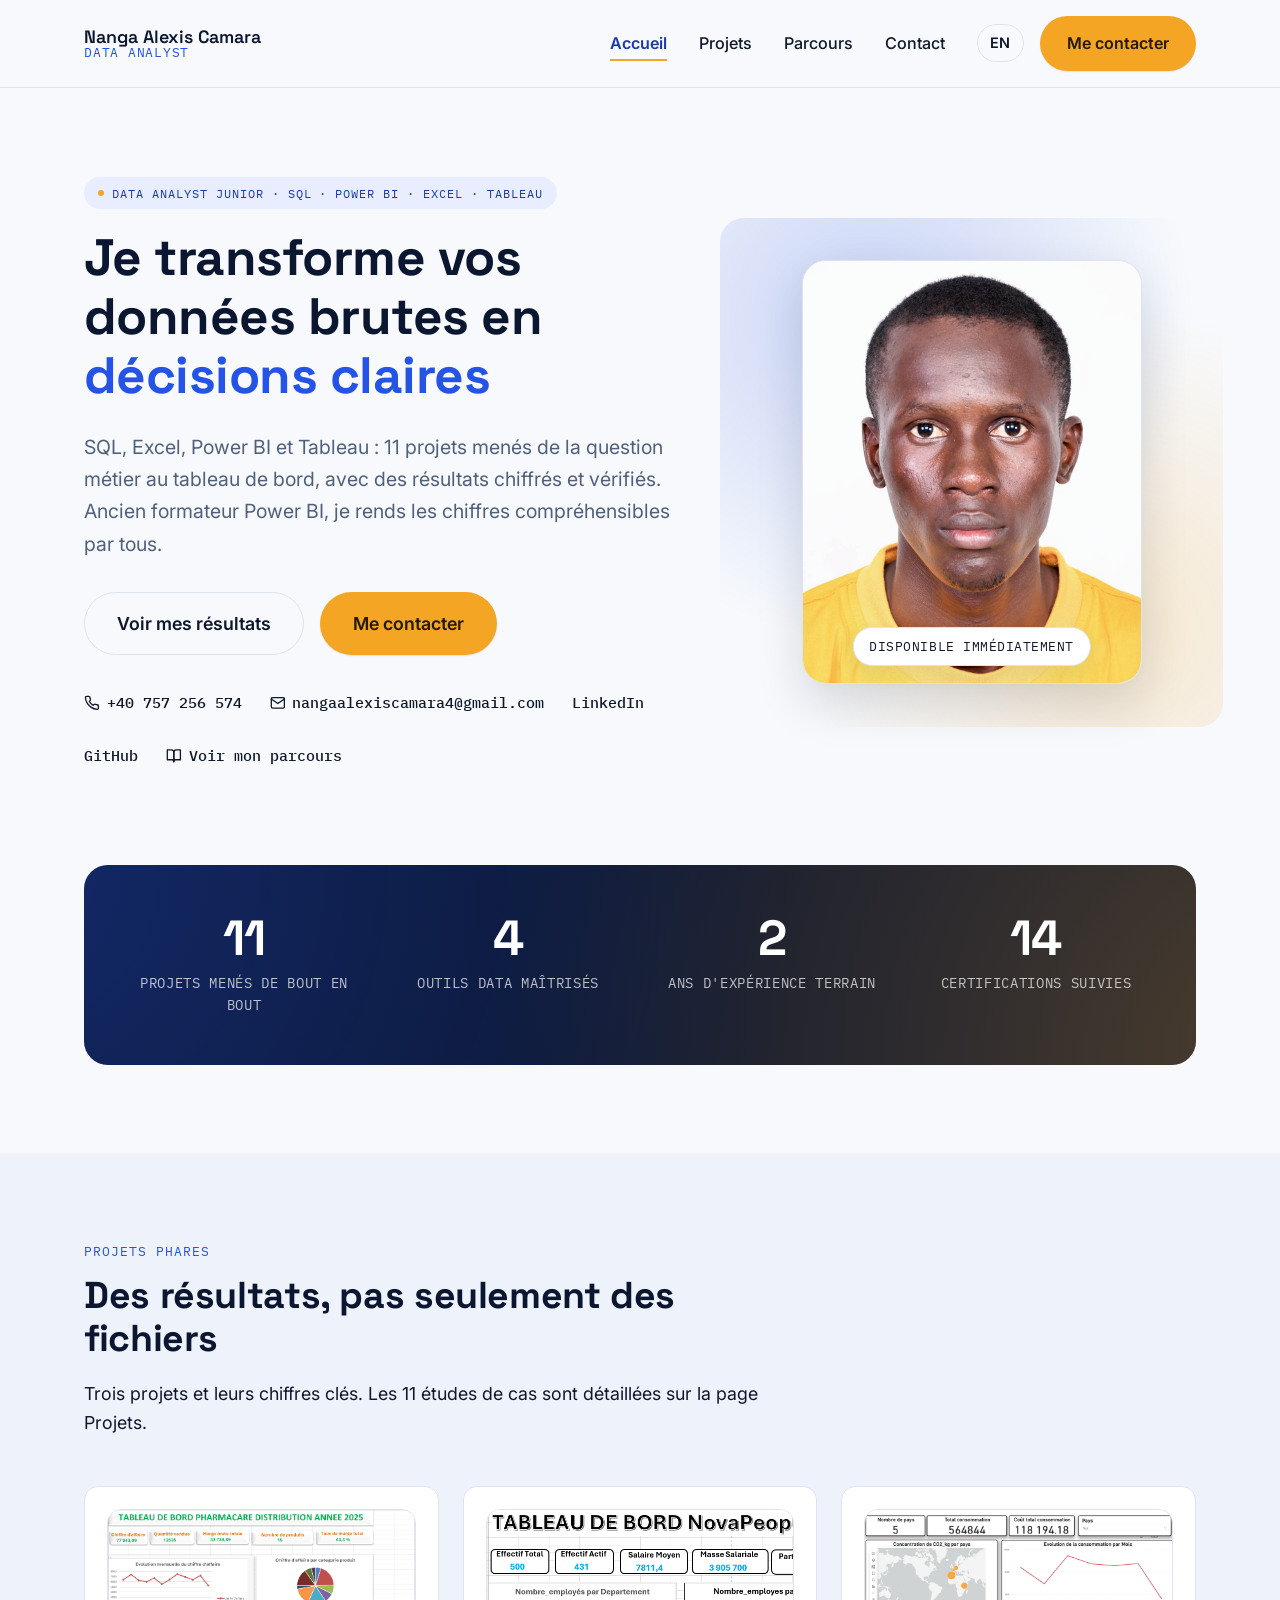
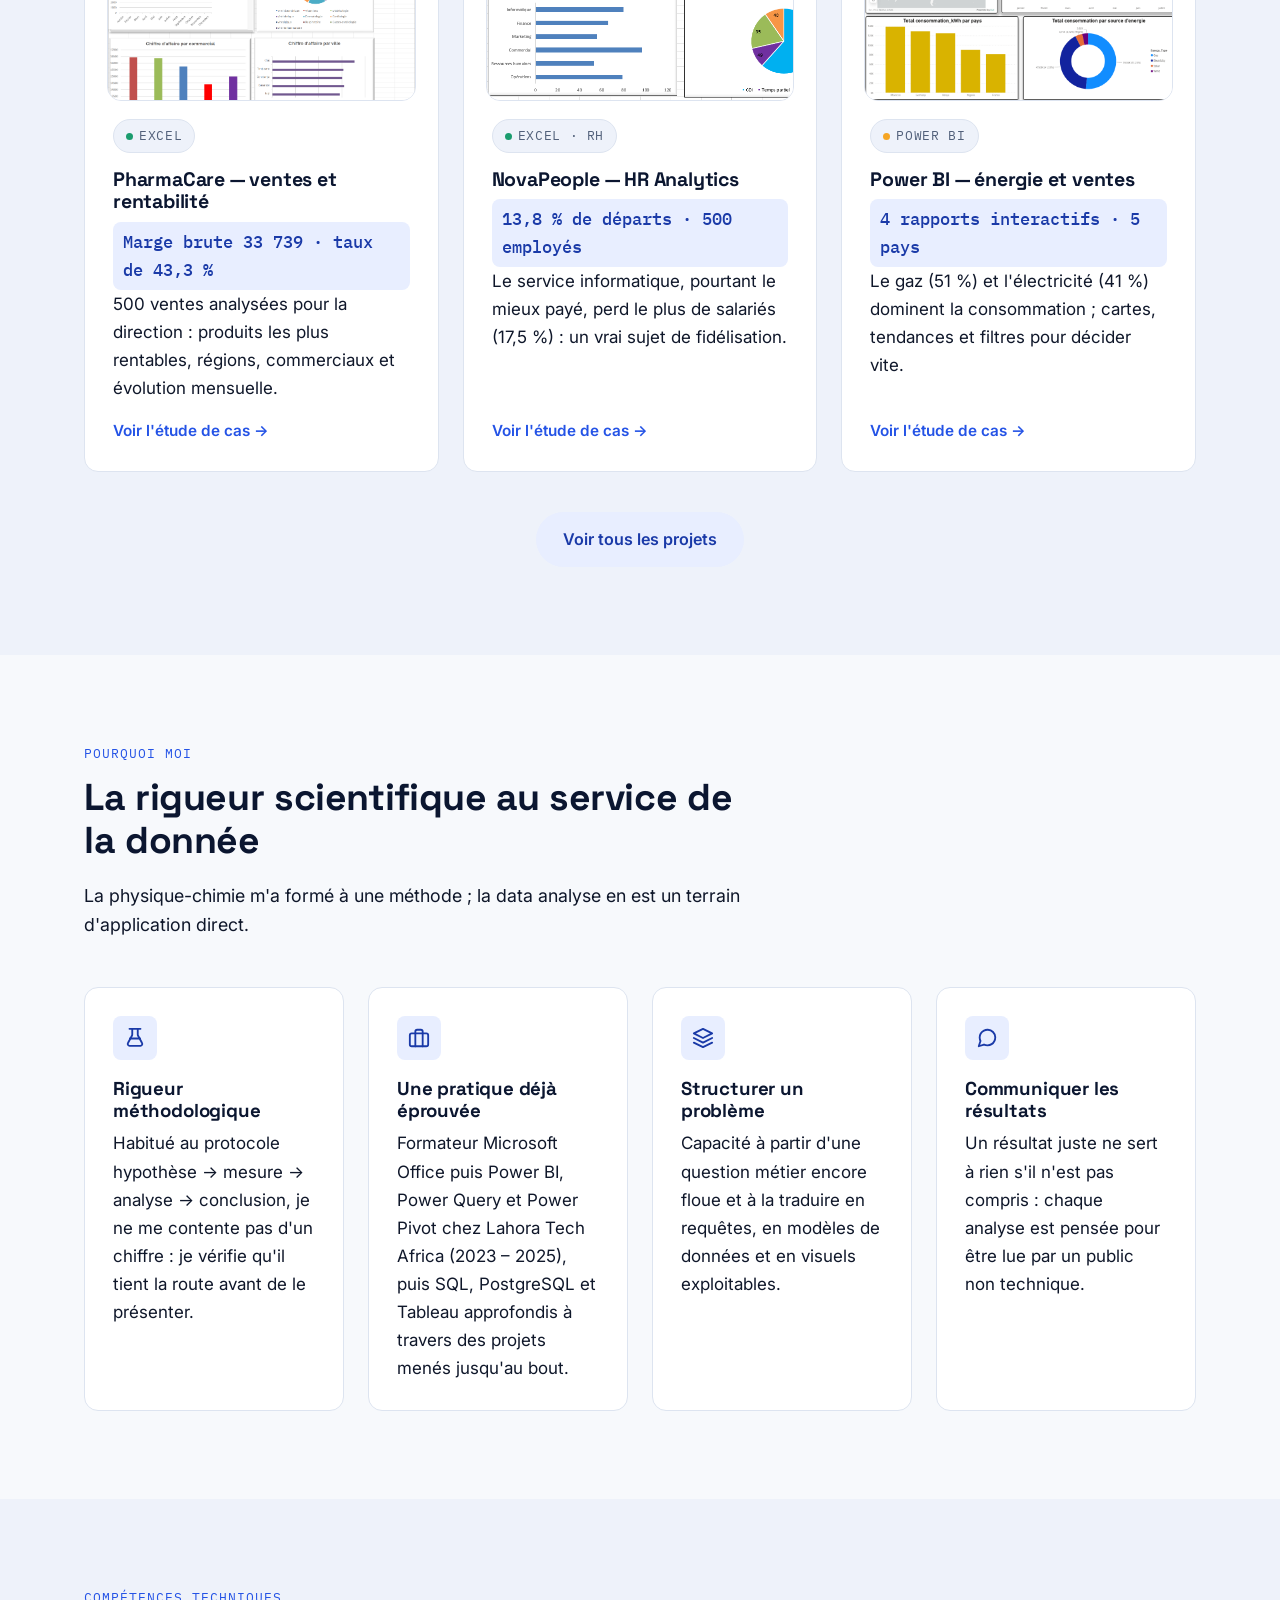
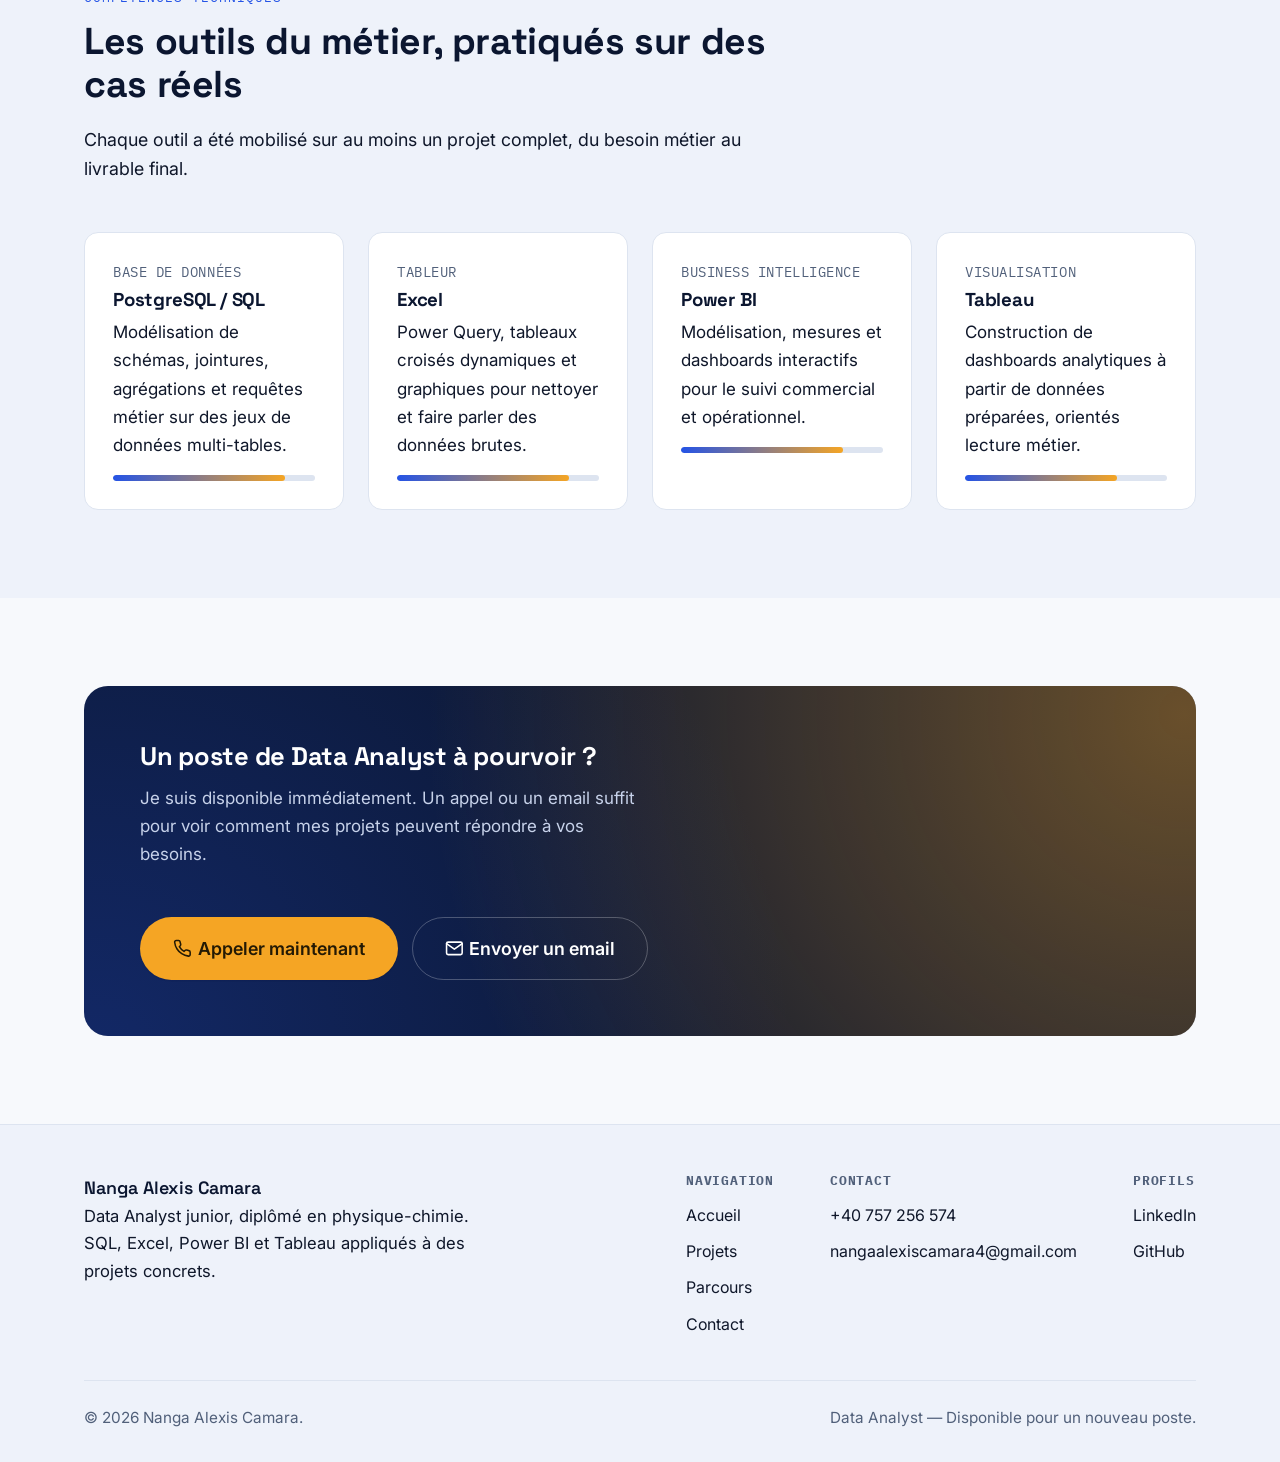
<file: index.html>
<!DOCTYPE html>
<html lang="fr">
<head>
<meta charset="UTF-8">
<meta name="viewport" content="width=device-width, initial-scale=1.0">
<title>Nanga Alexis Camara — Data Analyst | SQL, Excel, Power BI, Tableau</title>
<meta name="description" content="Nanga Alexis Camara, Data Analyst junior diplômé en physique-chimie. Projets concrets en SQL, Excel, Power BI et Tableau. Disponible pour un poste de Data Analyst.">
<link rel="icon" type="image/svg+xml" href="assets/favicon.svg">
<link rel="alternate" hreflang="fr" href="https://portfolio-nanga.vercel.app/">
<link rel="alternate" hreflang="en" href="https://portfolio-nanga.vercel.app/en/">
<link rel="preconnect" href="https://fonts.googleapis.com">
<link rel="preconnect" href="https://fonts.gstatic.com" crossorigin>
<link href="https://fonts.googleapis.com/css2?family=Space+Grotesk:wght@500;600;700&family=Inter:wght@400;500;600;700&family=IBM+Plex+Mono:wght@400;500&display=swap" rel="stylesheet">
<link rel="stylesheet" href="css/style.css?v=6">
</head>
<body>

<header class="site-header">
  <nav class="nav container">
    <a href="index.html" class="brand">
      <span class="brand-name">Nanga Alexis Camara</span>
      <span class="brand-role">Data Analyst</span>
    </a>
    <button class="nav-toggle" aria-label="Ouvrir le menu" aria-expanded="false">
      <span></span>
    </button>
    <div class="nav-links">
      <a href="index.html" data-nav="index.html">Accueil</a>
      <a href="projets.html" data-nav="projets.html">Projets</a>
      <a href="parcours.html" data-nav="parcours.html">Parcours</a>
      <a href="contact.html" data-nav="contact.html">Contact</a>
      <div class="nav-actions">
        <a href="en/index.html" class="lang-switch" hreflang="en" lang="en" aria-label="English version">EN</a>
        <a href="contact.html" class="btn btn-primary">Me contacter</a>
      </div>
    </div>
  </nav>
  <div class="scroll-progress"><span></span></div>
</header>

<main>

  <!-- HERO -->
  <section class="hero">
    <div class="container hero-grid">
      <div>
        <span class="eyebrow">Data Analyst Junior · SQL · Power BI · Excel · Tableau</span>
        <h1>Je transforme vos données brutes en <span class="accent">décisions claires</span></h1>
        <p class="hero-subtitle">
          SQL, Excel, Power BI et Tableau&nbsp;: 11 projets menés de la question métier au tableau de bord, avec des résultats chiffrés et vérifiés. Ancien formateur Power BI, je rends les chiffres compréhensibles par tous.
        </p>
        <div class="hero-ctas">
          <a href="projets.html" class="btn btn-outline btn-lg">Voir mes résultats</a>
          <a href="contact.html" class="btn btn-primary btn-lg">Me contacter</a>
        </div>
        <div class="hero-meta">
          <a href="tel:+40757256574"><svg class="icon" viewBox="0 0 24 24"><path d="M22 16.92v3a2 2 0 0 1-2.18 2 19.79 19.79 0 0 1-8.63-3.07 19.5 19.5 0 0 1-6-6 19.79 19.79 0 0 1-3.07-8.67A2 2 0 0 1 4.11 2h3a2 2 0 0 1 2 1.72c.127.96.361 1.903.7 2.81a2 2 0 0 1-.45 2.11L8.09 9.91a16 16 0 0 0 6 6l1.27-1.27a2 2 0 0 1 2.11-.45c.907.339 1.85.573 2.81.7A2 2 0 0 1 22 16.92z"/></svg> +40 757 256 574</a>
          <a href="mailto:nangaalexiscamara4@gmail.com"><svg class="icon" viewBox="0 0 24 24"><path d="M4 4h16a2 2 0 0 1 2 2v12a2 2 0 0 1-2 2H4a2 2 0 0 1-2-2V6a2 2 0 0 1 2-2z"/><path d="m22 6-10 7L2 6"/></svg> nangaalexiscamara4@gmail.com</a>
          <a href="https://www.linkedin.com/in/nanga-alexis-camara-292045242" target="_blank" rel="noopener">LinkedIn</a>
          <a href="https://github.com/nangaalexiscamara4pixel" target="_blank" rel="noopener">GitHub</a>
          <a href="parcours.html"><svg class="icon" viewBox="0 0 24 24"><path d="M2 3h6a4 4 0 0 1 4 4v14a3 3 0 0 0-3-3H2z"/><path d="M22 3h-6a4 4 0 0 0-4 4v14a3 3 0 0 1 3-3h7z"/></svg> Voir mon parcours</a>
        </div>
      </div>
      <div class="hero-portrait">
        <div class="hero-portrait-frame">
          <img src="assets/nanga-alexis-camara.jpg?v=2" alt="Portrait de Nanga Alexis Camara">
        </div>
        <span class="hero-portrait-tag mono">Disponible immédiatement</span>
      </div>
    </div>
  </section>

  <!-- STATISTIQUES -->
  <section style="padding-top: 0;">
    <div class="container">
      <div class="stats-band" data-reveal>
        <div class="stat-item">
          <div class="stat-number"><span data-count="11">0</span></div>
          <div class="stat-label">Projets menés de bout en bout</div>
        </div>
        <div class="stat-item">
          <div class="stat-number"><span data-count="4">0</span></div>
          <div class="stat-label">Outils data maîtrisés</div>
        </div>
        <div class="stat-item">
          <div class="stat-number"><span data-count="2">0</span></div>
          <div class="stat-label">Ans d'expérience terrain</div>
        </div>
        <div class="stat-item">
          <div class="stat-number"><span data-count="14">0</span></div>
          <div class="stat-label">Certifications suivies</div>
        </div>
      </div>
    </div>
  </section>

  <!-- PROJETS PHARES -->
  <section class="section-alt">
    <div class="container">
      <div class="section-head">
        <span class="section-label">Projets phares</span>
        <h2>Des résultats, pas seulement des fichiers</h2>
        <p>Trois projets et leurs chiffres clés. Les 11 études de cas sont détaillées sur la page Projets.</p>
      </div>
      <div class="grid grid-3">
        <a href="projets.html#pharmacare" class="card project-preview project-preview-visual" data-reveal>
          <div class="project-thumb"><img src="assets/projects/pharmacare.png" alt="Tableau de bord PharmaCare Distribution 2025" loading="lazy"></div>
          <span class="badge badge-excel">Excel</span>
          <h3>PharmaCare — ventes et rentabilité</h3>
          <p class="project-kpi">Marge brute 33 739 · taux de 43,3 %</p>
          <p>500 ventes analysées pour la direction&nbsp;: produits les plus rentables, régions, commerciaux et évolution mensuelle.</p>
          <span class="project-link">Voir l'étude de cas →</span>
        </a>
        <a href="projets.html#novapeople" class="card project-preview project-preview-visual" data-reveal>
          <div class="project-thumb"><img src="assets/projects/novapeople.png" alt="Tableau de bord RH NovaPeople Services" loading="lazy"></div>
          <span class="badge badge-excel">Excel · RH</span>
          <h3>NovaPeople — HR Analytics</h3>
          <p class="project-kpi">13,8 % de départs · 500 employés</p>
          <p>Le service informatique, pourtant le mieux payé, perd le plus de salariés (17,5 %)&nbsp;: un vrai sujet de fidélisation.</p>
          <span class="project-link">Voir l'étude de cas →</span>
        </a>
        <a href="projets.html#powerbi" class="card project-preview project-preview-visual" data-reveal>
          <div class="project-thumb"><img src="assets/projects/powerbi-green-pulse.png" alt="Tableau de bord Power BI Green Pulse" loading="lazy"></div>
          <span class="badge badge-powerbi">Power BI</span>
          <h3>Power BI — énergie et ventes</h3>
          <p class="project-kpi">4 rapports interactifs · 5 pays</p>
          <p>Le gaz (51 %) et l'électricité (41 %) dominent la consommation&nbsp;; cartes, tendances et filtres pour décider vite.</p>
          <span class="project-link">Voir l'étude de cas →</span>
        </a>
      </div>
      <div class="text-center" style="margin-top: 40px;">
        <a href="projets.html" class="btn btn-ghost">Voir tous les projets</a>
      </div>
    </div>
  </section>

  <!-- POURQUOI MOI -->
  <section>
    <div class="container">
      <div class="section-head">
        <span class="section-label">Pourquoi moi</span>
        <h2>La rigueur scientifique au service de la donnée</h2>
        <p>La physique-chimie m'a formé à une méthode&nbsp;; la data analyse en est un terrain d'application direct.</p>
      </div>
      <div class="grid grid-4">
        <div class="card" data-reveal>
          <div class="card-icon"><svg class="icon" viewBox="0 0 24 24"><path d="M9 2v6.3a2 2 0 0 1-.24.95L4.32 17.5A2 2 0 0 0 6.1 20.5h11.8a2 2 0 0 0 1.78-3l-4.44-8.25a2 2 0 0 1-.24-.95V2"/><path d="M6 2h12"/><path d="M6.5 12.5h11"/></svg></div>
          <h3>Rigueur méthodologique</h3>
          <p>Habitué au protocole hypothèse → mesure → analyse → conclusion, je ne me contente pas d'un chiffre&nbsp;: je vérifie qu'il tient la route avant de le présenter.</p>
        </div>
        <div class="card" data-reveal>
          <div class="card-icon"><svg class="icon" viewBox="0 0 24 24"><rect x="2" y="7" width="20" height="14" rx="2"/><path d="M16 21V5a2 2 0 0 0-2-2h-4a2 2 0 0 0-2 2v16"/></svg></div>
          <h3>Une pratique déjà éprouvée</h3>
          <p>Formateur Microsoft Office puis Power BI, Power Query et Power Pivot chez Lahora Tech Africa (2023 – 2025), puis SQL, PostgreSQL et Tableau approfondis à travers des projets menés jusqu'au bout.</p>
        </div>
        <div class="card" data-reveal>
          <div class="card-icon"><svg class="icon" viewBox="0 0 24 24"><polygon points="12 2 2 7 12 12 22 7 12 2"/><polyline points="2 17 12 22 22 17"/><polyline points="2 12 12 17 22 12"/></svg></div>
          <h3>Structurer un problème</h3>
          <p>Capacité à partir d'une question métier encore floue et à la traduire en requêtes, en modèles de données et en visuels exploitables.</p>
        </div>
        <div class="card" data-reveal>
          <div class="card-icon"><svg class="icon" viewBox="0 0 24 24"><path d="M21 11.5a8.38 8.38 0 0 1-.9 3.8 8.5 8.5 0 0 1-7.6 4.7 8.38 8.38 0 0 1-3.8-.9L3 21l1.9-5.7a8.38 8.38 0 0 1-.9-3.8 8.5 8.5 0 0 1 4.7-7.6 8.38 8.38 0 0 1 3.8-.9h.5a8.48 8.48 0 0 1 8 8z"/></svg></div>
          <h3>Communiquer les résultats</h3>
          <p>Un résultat juste ne sert à rien s'il n'est pas compris&nbsp;: chaque analyse est pensée pour être lue par un public non technique.</p>
        </div>
      </div>
    </div>
  </section>

  <!-- COMPETENCES -->
  <section class="section-alt">
    <div class="container">
      <div class="section-head">
        <span class="section-label">Compétences techniques</span>
        <h2>Les outils du métier, pratiqués sur des cas réels</h2>
        <p>Chaque outil a été mobilisé sur au moins un projet complet, du besoin métier au livrable final.</p>
      </div>
      <div class="grid grid-4">
        <div class="card skill-card" data-reveal>
          <span class="mono">Base de données</span>
          <h3>PostgreSQL / SQL</h3>
          <p>Modélisation de schémas, jointures, agrégations et requêtes métier sur des jeux de données multi-tables.</p>
          <div class="skill-bar" data-fill="85"><span></span></div>
        </div>
        <div class="card skill-card" data-reveal>
          <span class="mono">Tableur</span>
          <h3>Excel</h3>
          <p>Power Query, tableaux croisés dynamiques et graphiques pour nettoyer et faire parler des données brutes.</p>
          <div class="skill-bar" data-fill="85"><span></span></div>
        </div>
        <div class="card skill-card" data-reveal>
          <span class="mono">Business Intelligence</span>
          <h3>Power BI</h3>
          <p>Modélisation, mesures et dashboards interactifs pour le suivi commercial et opérationnel.</p>
          <div class="skill-bar" data-fill="80"><span></span></div>
        </div>
        <div class="card skill-card" data-reveal>
          <span class="mono">Visualisation</span>
          <h3>Tableau</h3>
          <p>Construction de dashboards analytiques à partir de données préparées, orientés lecture métier.</p>
          <div class="skill-bar" data-fill="75"><span></span></div>
        </div>
      </div>
    </div>
  </section>

  <!-- BANDEAU CONVERSION -->
  <section>
    <div class="container">
      <div class="cta-banner" data-reveal>
        <div class="cta-banner-text">
          <h2>Un poste de Data Analyst à pourvoir&nbsp;?</h2>
          <p>Je suis disponible immédiatement. Un appel ou un email suffit pour voir comment mes projets peuvent répondre à vos besoins.</p>
        </div>
        <div class="cta-banner-actions">
          <a href="tel:+40757256574" class="btn btn-primary btn-lg"><svg class="icon" viewBox="0 0 24 24"><path d="M22 16.92v3a2 2 0 0 1-2.18 2 19.79 19.79 0 0 1-8.63-3.07 19.5 19.5 0 0 1-6-6 19.79 19.79 0 0 1-3.07-8.67A2 2 0 0 1 4.11 2h3a2 2 0 0 1 2 1.72c.127.96.361 1.903.7 2.81a2 2 0 0 1-.45 2.11L8.09 9.91a16 16 0 0 0 6 6l1.27-1.27a2 2 0 0 1 2.11-.45c.907.339 1.85.573 2.81.7A2 2 0 0 1 22 16.92z"/></svg> Appeler maintenant</a>
          <a href="mailto:nangaalexiscamara4@gmail.com" class="btn btn-outline btn-lg"><svg class="icon" viewBox="0 0 24 24"><path d="M4 4h16a2 2 0 0 1 2 2v12a2 2 0 0 1-2 2H4a2 2 0 0 1-2-2V6a2 2 0 0 1 2-2z"/><path d="m22 6-10 7L2 6"/></svg> Envoyer un email</a>
        </div>
      </div>
    </div>
  </section>

</main>

<footer class="site-footer">
  <div class="container">
    <div class="footer-grid">
      <div class="footer-brand">
        <span class="brand-name">Nanga Alexis Camara</span>
        <p>Data Analyst junior, diplômé en physique-chimie. SQL, Excel, Power BI et Tableau appliqués à des projets concrets.</p>
      </div>
      <div class="footer-links">
        <div class="footer-col">
          <h4>Navigation</h4>
          <a href="index.html">Accueil</a>
          <a href="projets.html">Projets</a>
          <a href="parcours.html">Parcours</a>
          <a href="contact.html">Contact</a>
        </div>
        <div class="footer-col">
          <h4>Contact</h4>
          <a href="tel:+40757256574">+40 757 256 574</a>
          <a href="mailto:nangaalexiscamara4@gmail.com">nangaalexiscamara4@gmail.com</a>
        </div>
        <div class="footer-col">
          <h4>Profils</h4>
          <a href="https://www.linkedin.com/in/nanga-alexis-camara-292045242" target="_blank" rel="noopener">LinkedIn</a>
          <a href="https://github.com/nangaalexiscamara4pixel" target="_blank" rel="noopener">GitHub</a>
        </div>
      </div>
    </div>
    <div class="footer-bottom">
      <span>© 2026 Nanga Alexis Camara.</span>
      <span>Data Analyst — Disponible pour un nouveau poste.</span>
    </div>
  </div>
</footer>

<script src="js/main.js?v=2"></script>
</body>
</html>
</file>
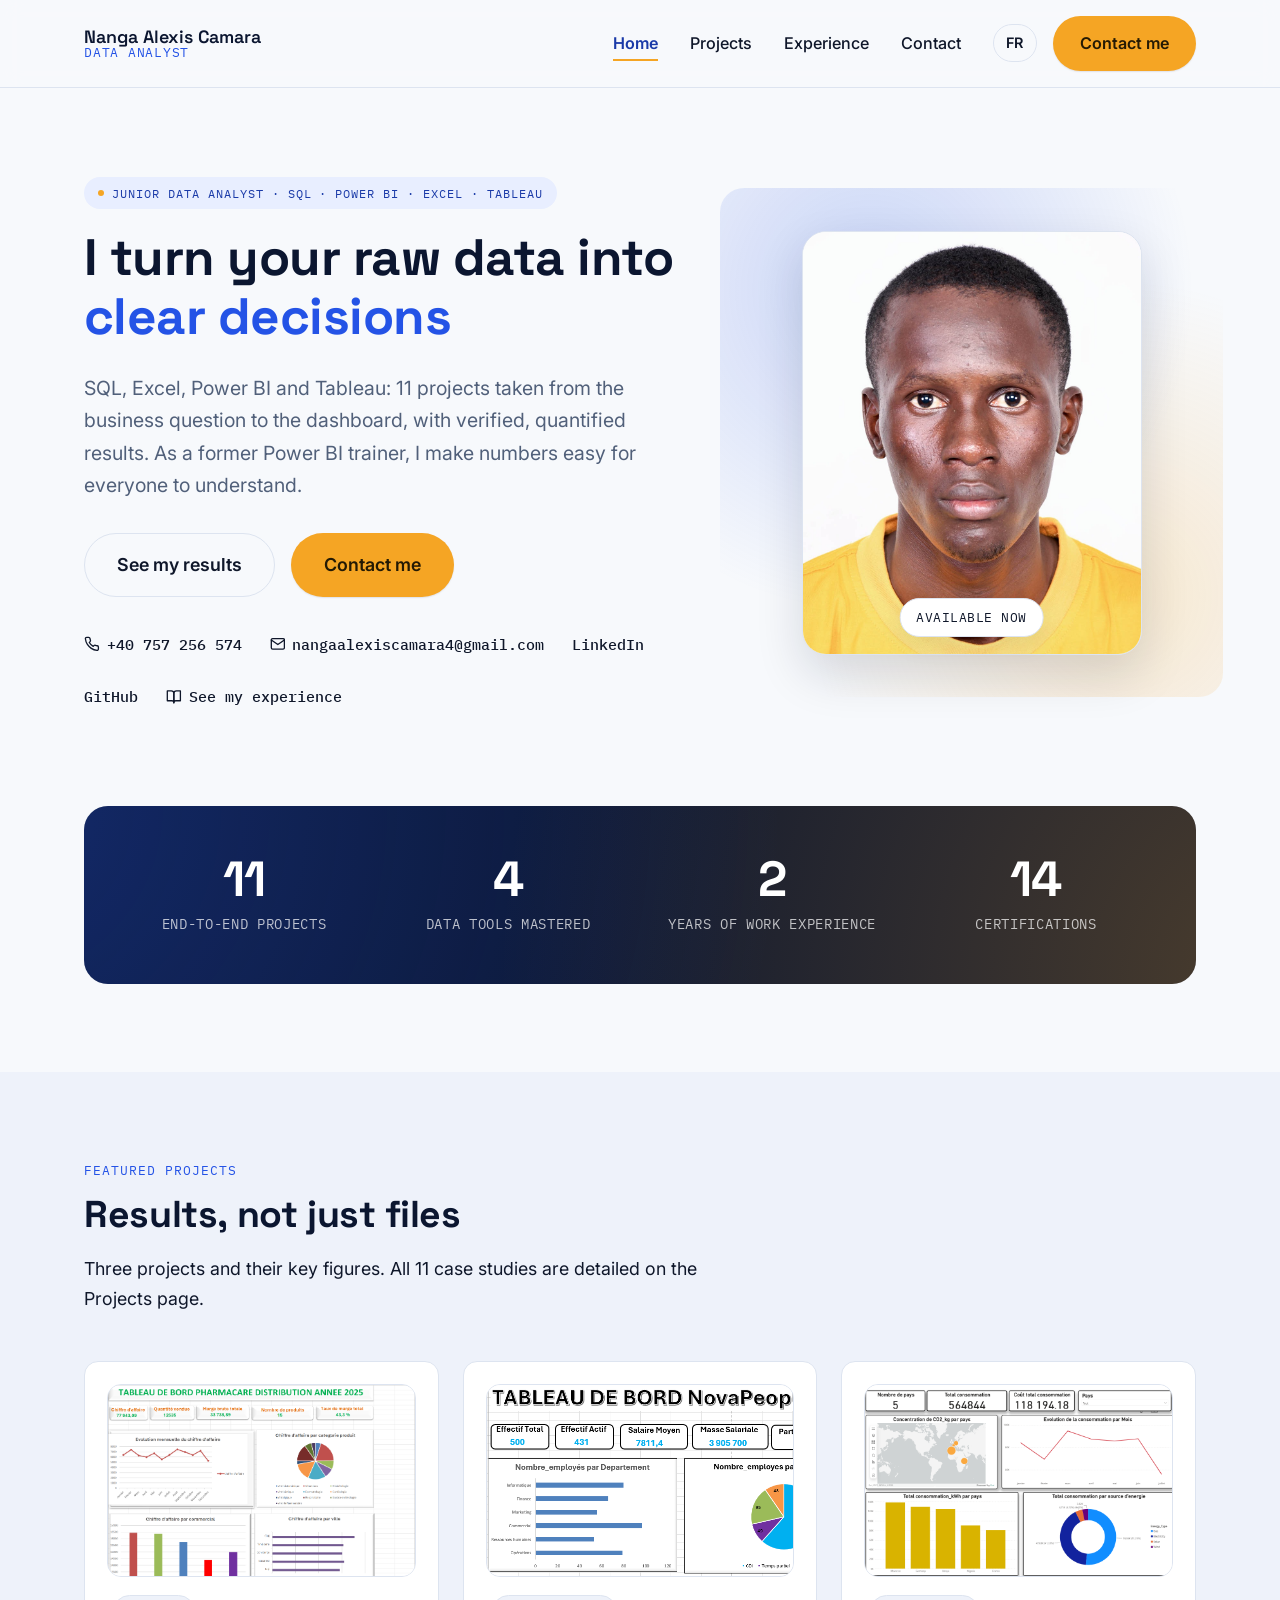
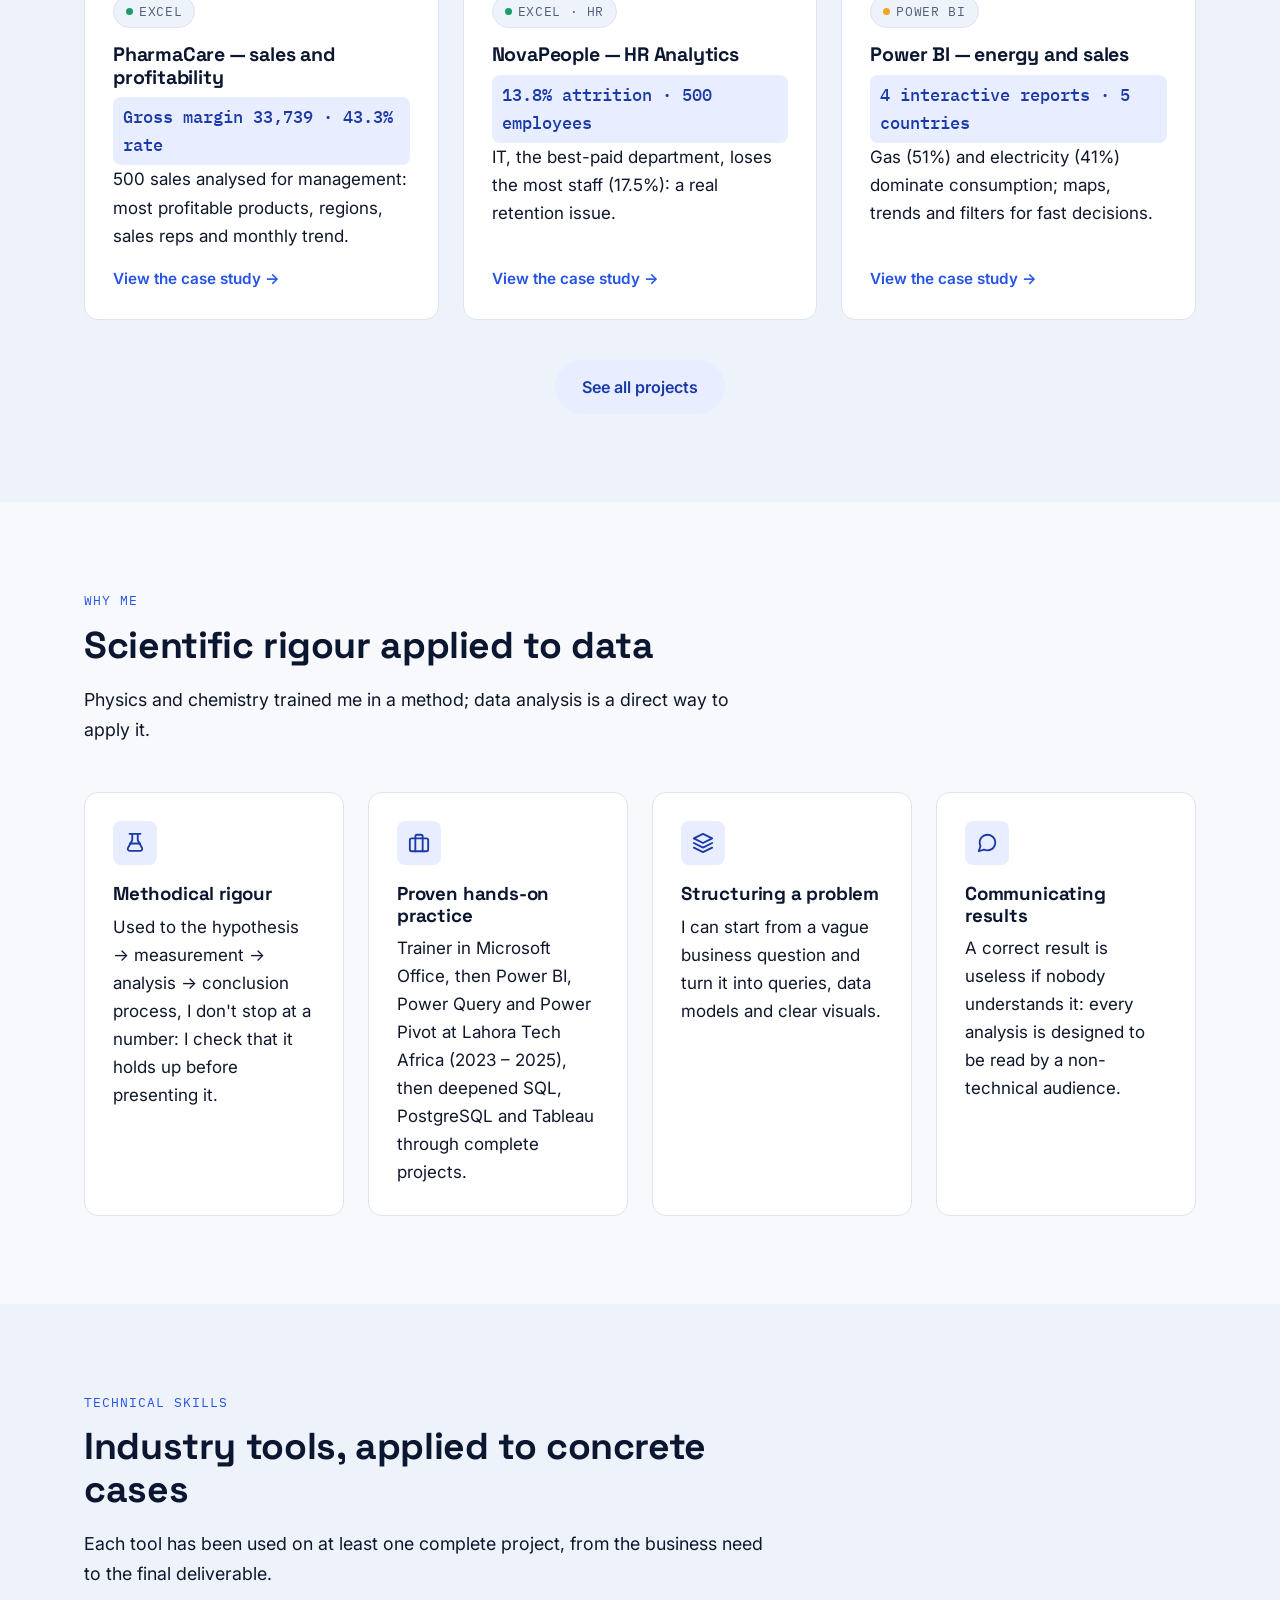
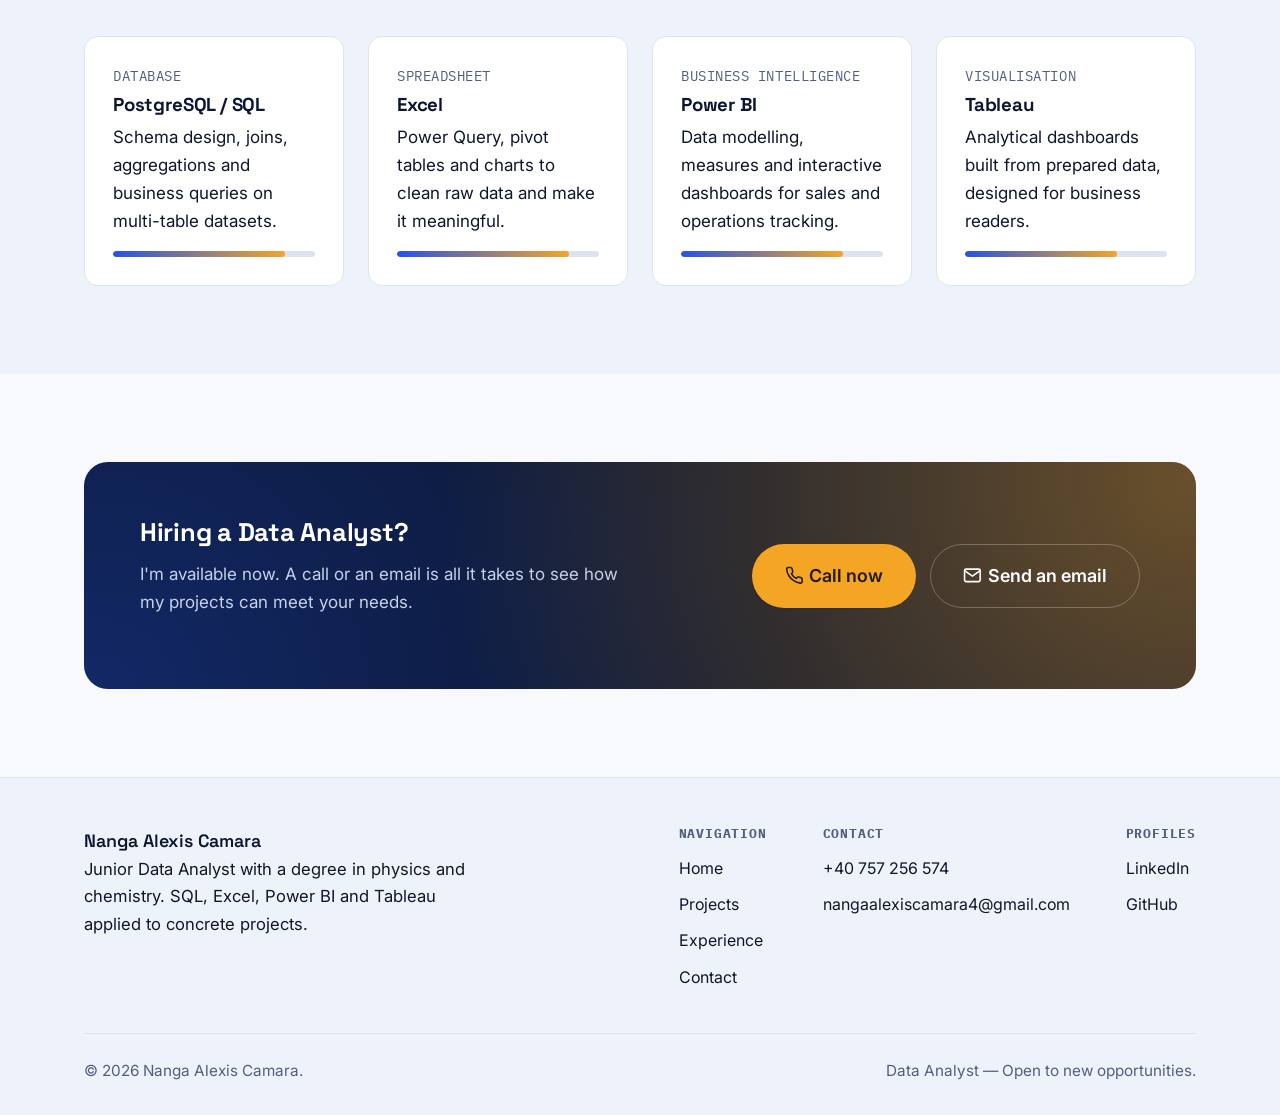
<file: en/index.html>
<!DOCTYPE html>
<html lang="en">
<head>
<meta charset="UTF-8">
<meta name="viewport" content="width=device-width, initial-scale=1.0">
<title>Nanga Alexis Camara — Data Analyst | SQL, Excel, Power BI, Tableau</title>
<meta name="description" content="Nanga Alexis Camara, Junior Data Analyst with a degree in physics and chemistry. Concrete projects in SQL, Excel, Power BI and Tableau. Open to Data Analyst roles.">
<link rel="icon" type="image/svg+xml" href="../assets/favicon.svg">
<link rel="alternate" hreflang="fr" href="https://portfolio-nanga.vercel.app/">
<link rel="alternate" hreflang="en" href="https://portfolio-nanga.vercel.app/en/">
<link rel="preconnect" href="https://fonts.googleapis.com">
<link rel="preconnect" href="https://fonts.gstatic.com" crossorigin>
<link href="https://fonts.googleapis.com/css2?family=Space+Grotesk:wght@500;600;700&family=Inter:wght@400;500;600;700&family=IBM+Plex+Mono:wght@400;500&display=swap" rel="stylesheet">
<link rel="stylesheet" href="../css/style.css?v=6">
</head>
<body>

<header class="site-header">
  <nav class="nav container">
    <a href="index.html" class="brand">
      <span class="brand-name">Nanga Alexis Camara</span>
      <span class="brand-role">Data Analyst</span>
    </a>
    <button class="nav-toggle" aria-label="Open the menu" aria-expanded="false">
      <span></span>
    </button>
    <div class="nav-links">
      <a href="index.html" data-nav="index.html">Home</a>
      <a href="projects.html" data-nav="projects.html">Projects</a>
      <a href="experience.html" data-nav="experience.html">Experience</a>
      <a href="contact.html" data-nav="contact.html">Contact</a>
      <div class="nav-actions">
        <a href="../index.html" class="lang-switch" hreflang="fr" lang="fr" aria-label="Version française">FR</a>
        <a href="contact.html" class="btn btn-primary">Contact me</a>
      </div>
    </div>
  </nav>
  <div class="scroll-progress"><span></span></div>
</header>

<main>

  <!-- HERO -->
  <section class="hero">
    <div class="container hero-grid">
      <div>
        <span class="eyebrow">Junior Data Analyst · SQL · Power BI · Excel · Tableau</span>
        <h1>I turn your raw data into <span class="accent">clear decisions</span></h1>
        <p class="hero-subtitle">
          SQL, Excel, Power BI and Tableau: 11 projects taken from the business question to the dashboard, with verified, quantified results. As a former Power BI trainer, I make numbers easy for everyone to understand.
        </p>
        <div class="hero-ctas">
          <a href="projects.html" class="btn btn-outline btn-lg">See my results</a>
          <a href="contact.html" class="btn btn-primary btn-lg">Contact me</a>
        </div>
        <div class="hero-meta">
          <a href="tel:+40757256574"><svg class="icon" viewBox="0 0 24 24"><path d="M22 16.92v3a2 2 0 0 1-2.18 2 19.79 19.79 0 0 1-8.63-3.07 19.5 19.5 0 0 1-6-6 19.79 19.79 0 0 1-3.07-8.67A2 2 0 0 1 4.11 2h3a2 2 0 0 1 2 1.72c.127.96.361 1.903.7 2.81a2 2 0 0 1-.45 2.11L8.09 9.91a16 16 0 0 0 6 6l1.27-1.27a2 2 0 0 1 2.11-.45c.907.339 1.85.573 2.81.7A2 2 0 0 1 22 16.92z"/></svg> +40 757 256 574</a>
          <a href="mailto:nangaalexiscamara4@gmail.com"><svg class="icon" viewBox="0 0 24 24"><path d="M4 4h16a2 2 0 0 1 2 2v12a2 2 0 0 1-2 2H4a2 2 0 0 1-2-2V6a2 2 0 0 1 2-2z"/><path d="m22 6-10 7L2 6"/></svg> nangaalexiscamara4@gmail.com</a>
          <a href="https://www.linkedin.com/in/nanga-alexis-camara-292045242" target="_blank" rel="noopener">LinkedIn</a>
          <a href="https://github.com/nangaalexiscamara4pixel" target="_blank" rel="noopener">GitHub</a>
          <a href="experience.html"><svg class="icon" viewBox="0 0 24 24"><path d="M2 3h6a4 4 0 0 1 4 4v14a3 3 0 0 0-3-3H2z"/><path d="M22 3h-6a4 4 0 0 0-4 4v14a3 3 0 0 1 3-3h7z"/></svg> See my experience</a>
        </div>
      </div>
      <div class="hero-portrait">
        <div class="hero-portrait-frame">
          <img src="../assets/nanga-alexis-camara.jpg?v=2" alt="Portrait of Nanga Alexis Camara">
        </div>
        <span class="hero-portrait-tag mono">Available now</span>
      </div>
    </div>
  </section>

  <!-- STATISTIQUES -->
  <section style="padding-top: 0;">
    <div class="container">
      <div class="stats-band" data-reveal>
        <div class="stat-item">
          <div class="stat-number"><span data-count="11">0</span></div>
          <div class="stat-label">End-to-end projects</div>
        </div>
        <div class="stat-item">
          <div class="stat-number"><span data-count="4">0</span></div>
          <div class="stat-label">Data tools mastered</div>
        </div>
        <div class="stat-item">
          <div class="stat-number"><span data-count="2">0</span></div>
          <div class="stat-label">Years of work experience</div>
        </div>
        <div class="stat-item">
          <div class="stat-number"><span data-count="14">0</span></div>
          <div class="stat-label">Certifications</div>
        </div>
      </div>
    </div>
  </section>

  <!-- PROJETS PHARES -->
  <section class="section-alt">
    <div class="container">
      <div class="section-head">
        <span class="section-label">Featured projects</span>
        <h2>Results, not just files</h2>
        <p>Three projects and their key figures. All 11 case studies are detailed on the Projects page.</p>
      </div>
      <div class="grid grid-3">
        <a href="projects.html#pharmacare" class="card project-preview project-preview-visual" data-reveal>
          <div class="project-thumb"><img src="../assets/projects/pharmacare.png" alt="PharmaCare Distribution 2025 dashboard" loading="lazy"></div>
          <span class="badge badge-excel">Excel</span>
          <h3>PharmaCare — sales and profitability</h3>
          <p class="project-kpi">Gross margin 33,739 · 43.3% rate</p>
          <p>500 sales analysed for management: most profitable products, regions, sales reps and monthly trend.</p>
          <span class="project-link">View the case study →</span>
        </a>
        <a href="projects.html#novapeople" class="card project-preview project-preview-visual" data-reveal>
          <div class="project-thumb"><img src="../assets/projects/novapeople.png" alt="NovaPeople Services HR dashboard" loading="lazy"></div>
          <span class="badge badge-excel">Excel · HR</span>
          <h3>NovaPeople — HR Analytics</h3>
          <p class="project-kpi">13.8% attrition · 500 employees</p>
          <p>IT, the best-paid department, loses the most staff (17.5%): a real retention issue.</p>
          <span class="project-link">View the case study →</span>
        </a>
        <a href="projects.html#powerbi" class="card project-preview project-preview-visual" data-reveal>
          <div class="project-thumb"><img src="../assets/projects/powerbi-green-pulse.png" alt="Green Pulse Power BI dashboard" loading="lazy"></div>
          <span class="badge badge-powerbi">Power BI</span>
          <h3>Power BI — energy and sales</h3>
          <p class="project-kpi">4 interactive reports · 5 countries</p>
          <p>Gas (51%) and electricity (41%) dominate consumption; maps, trends and filters for fast decisions.</p>
          <span class="project-link">View the case study →</span>
        </a>
      </div>
      <div class="text-center" style="margin-top: 40px;">
        <a href="projects.html" class="btn btn-ghost">See all projects</a>
      </div>
    </div>
  </section>

  <!-- POURQUOI MOI -->
  <section>
    <div class="container">
      <div class="section-head">
        <span class="section-label">Why me</span>
        <h2>Scientific rigour applied to data</h2>
        <p>Physics and chemistry trained me in a method; data analysis is a direct way to apply it.</p>
      </div>
      <div class="grid grid-4">
        <div class="card" data-reveal>
          <div class="card-icon"><svg class="icon" viewBox="0 0 24 24"><path d="M9 2v6.3a2 2 0 0 1-.24.95L4.32 17.5A2 2 0 0 0 6.1 20.5h11.8a2 2 0 0 0 1.78-3l-4.44-8.25a2 2 0 0 1-.24-.95V2"/><path d="M6 2h12"/><path d="M6.5 12.5h11"/></svg></div>
          <h3>Methodical rigour</h3>
          <p>Used to the hypothesis → measurement → analysis → conclusion process, I don't stop at a number: I check that it holds up before presenting it.</p>
        </div>
        <div class="card" data-reveal>
          <div class="card-icon"><svg class="icon" viewBox="0 0 24 24"><rect x="2" y="7" width="20" height="14" rx="2"/><path d="M16 21V5a2 2 0 0 0-2-2h-4a2 2 0 0 0-2 2v16"/></svg></div>
          <h3>Proven hands-on practice</h3>
          <p>Trainer in Microsoft Office, then Power BI, Power Query and Power Pivot at Lahora Tech Africa (2023 – 2025), then deepened SQL, PostgreSQL and Tableau through complete projects.</p>
        </div>
        <div class="card" data-reveal>
          <div class="card-icon"><svg class="icon" viewBox="0 0 24 24"><polygon points="12 2 2 7 12 12 22 7 12 2"/><polyline points="2 17 12 22 22 17"/><polyline points="2 12 12 17 22 12"/></svg></div>
          <h3>Structuring a problem</h3>
          <p>I can start from a vague business question and turn it into queries, data models and clear visuals.</p>
        </div>
        <div class="card" data-reveal>
          <div class="card-icon"><svg class="icon" viewBox="0 0 24 24"><path d="M21 11.5a8.38 8.38 0 0 1-.9 3.8 8.5 8.5 0 0 1-7.6 4.7 8.38 8.38 0 0 1-3.8-.9L3 21l1.9-5.7a8.38 8.38 0 0 1-.9-3.8 8.5 8.5 0 0 1 4.7-7.6 8.38 8.38 0 0 1 3.8-.9h.5a8.48 8.48 0 0 1 8 8z"/></svg></div>
          <h3>Communicating results</h3>
          <p>A correct result is useless if nobody understands it: every analysis is designed to be read by a non-technical audience.</p>
        </div>
      </div>
    </div>
  </section>

  <!-- COMPETENCES -->
  <section class="section-alt">
    <div class="container">
      <div class="section-head">
        <span class="section-label">Technical skills</span>
        <h2>Industry tools, applied to concrete cases</h2>
        <p>Each tool has been used on at least one complete project, from the business need to the final deliverable.</p>
      </div>
      <div class="grid grid-4">
        <div class="card skill-card" data-reveal>
          <span class="mono">Database</span>
          <h3>PostgreSQL / SQL</h3>
          <p>Schema design, joins, aggregations and business queries on multi-table datasets.</p>
          <div class="skill-bar" data-fill="85"><span></span></div>
        </div>
        <div class="card skill-card" data-reveal>
          <span class="mono">Spreadsheet</span>
          <h3>Excel</h3>
          <p>Power Query, pivot tables and charts to clean raw data and make it meaningful.</p>
          <div class="skill-bar" data-fill="85"><span></span></div>
        </div>
        <div class="card skill-card" data-reveal>
          <span class="mono">Business Intelligence</span>
          <h3>Power BI</h3>
          <p>Data modelling, measures and interactive dashboards for sales and operations tracking.</p>
          <div class="skill-bar" data-fill="80"><span></span></div>
        </div>
        <div class="card skill-card" data-reveal>
          <span class="mono">Visualisation</span>
          <h3>Tableau</h3>
          <p>Analytical dashboards built from prepared data, designed for business readers.</p>
          <div class="skill-bar" data-fill="75"><span></span></div>
        </div>
      </div>
    </div>
  </section>

  <!-- BANDEAU CONVERSION -->
  <section>
    <div class="container">
      <div class="cta-banner" data-reveal>
        <div class="cta-banner-text">
          <h2>Hiring a Data Analyst?</h2>
          <p>I'm available now. A call or an email is all it takes to see how my projects can meet your needs.</p>
        </div>
        <div class="cta-banner-actions">
          <a href="tel:+40757256574" class="btn btn-primary btn-lg"><svg class="icon" viewBox="0 0 24 24"><path d="M22 16.92v3a2 2 0 0 1-2.18 2 19.79 19.79 0 0 1-8.63-3.07 19.5 19.5 0 0 1-6-6 19.79 19.79 0 0 1-3.07-8.67A2 2 0 0 1 4.11 2h3a2 2 0 0 1 2 1.72c.127.96.361 1.903.7 2.81a2 2 0 0 1-.45 2.11L8.09 9.91a16 16 0 0 0 6 6l1.27-1.27a2 2 0 0 1 2.11-.45c.907.339 1.85.573 2.81.7A2 2 0 0 1 22 16.92z"/></svg> Call now</a>
          <a href="mailto:nangaalexiscamara4@gmail.com" class="btn btn-outline btn-lg"><svg class="icon" viewBox="0 0 24 24"><path d="M4 4h16a2 2 0 0 1 2 2v12a2 2 0 0 1-2 2H4a2 2 0 0 1-2-2V6a2 2 0 0 1 2-2z"/><path d="m22 6-10 7L2 6"/></svg> Send an email</a>
        </div>
      </div>
    </div>
  </section>

</main>

<footer class="site-footer">
  <div class="container">
    <div class="footer-grid">
      <div class="footer-brand">
        <span class="brand-name">Nanga Alexis Camara</span>
        <p>Junior Data Analyst with a degree in physics and chemistry. SQL, Excel, Power BI and Tableau applied to concrete projects.</p>
      </div>
      <div class="footer-links">
        <div class="footer-col">
          <h4>Navigation</h4>
          <a href="index.html">Home</a>
          <a href="projects.html">Projects</a>
          <a href="experience.html">Experience</a>
          <a href="contact.html">Contact</a>
        </div>
        <div class="footer-col">
          <h4>Contact</h4>
          <a href="tel:+40757256574">+40 757 256 574</a>
          <a href="mailto:nangaalexiscamara4@gmail.com">nangaalexiscamara4@gmail.com</a>
        </div>
        <div class="footer-col">
          <h4>Profiles</h4>
          <a href="https://www.linkedin.com/in/nanga-alexis-camara-292045242" target="_blank" rel="noopener">LinkedIn</a>
          <a href="https://github.com/nangaalexiscamara4pixel" target="_blank" rel="noopener">GitHub</a>
        </div>
      </div>
    </div>
    <div class="footer-bottom">
      <span>© 2026 Nanga Alexis Camara.</span>
      <span>Data Analyst — Open to new opportunities.</span>
    </div>
  </div>
</footer>

<script src="../js/main.js?v=2"></script>
</body>
</html>
</file>
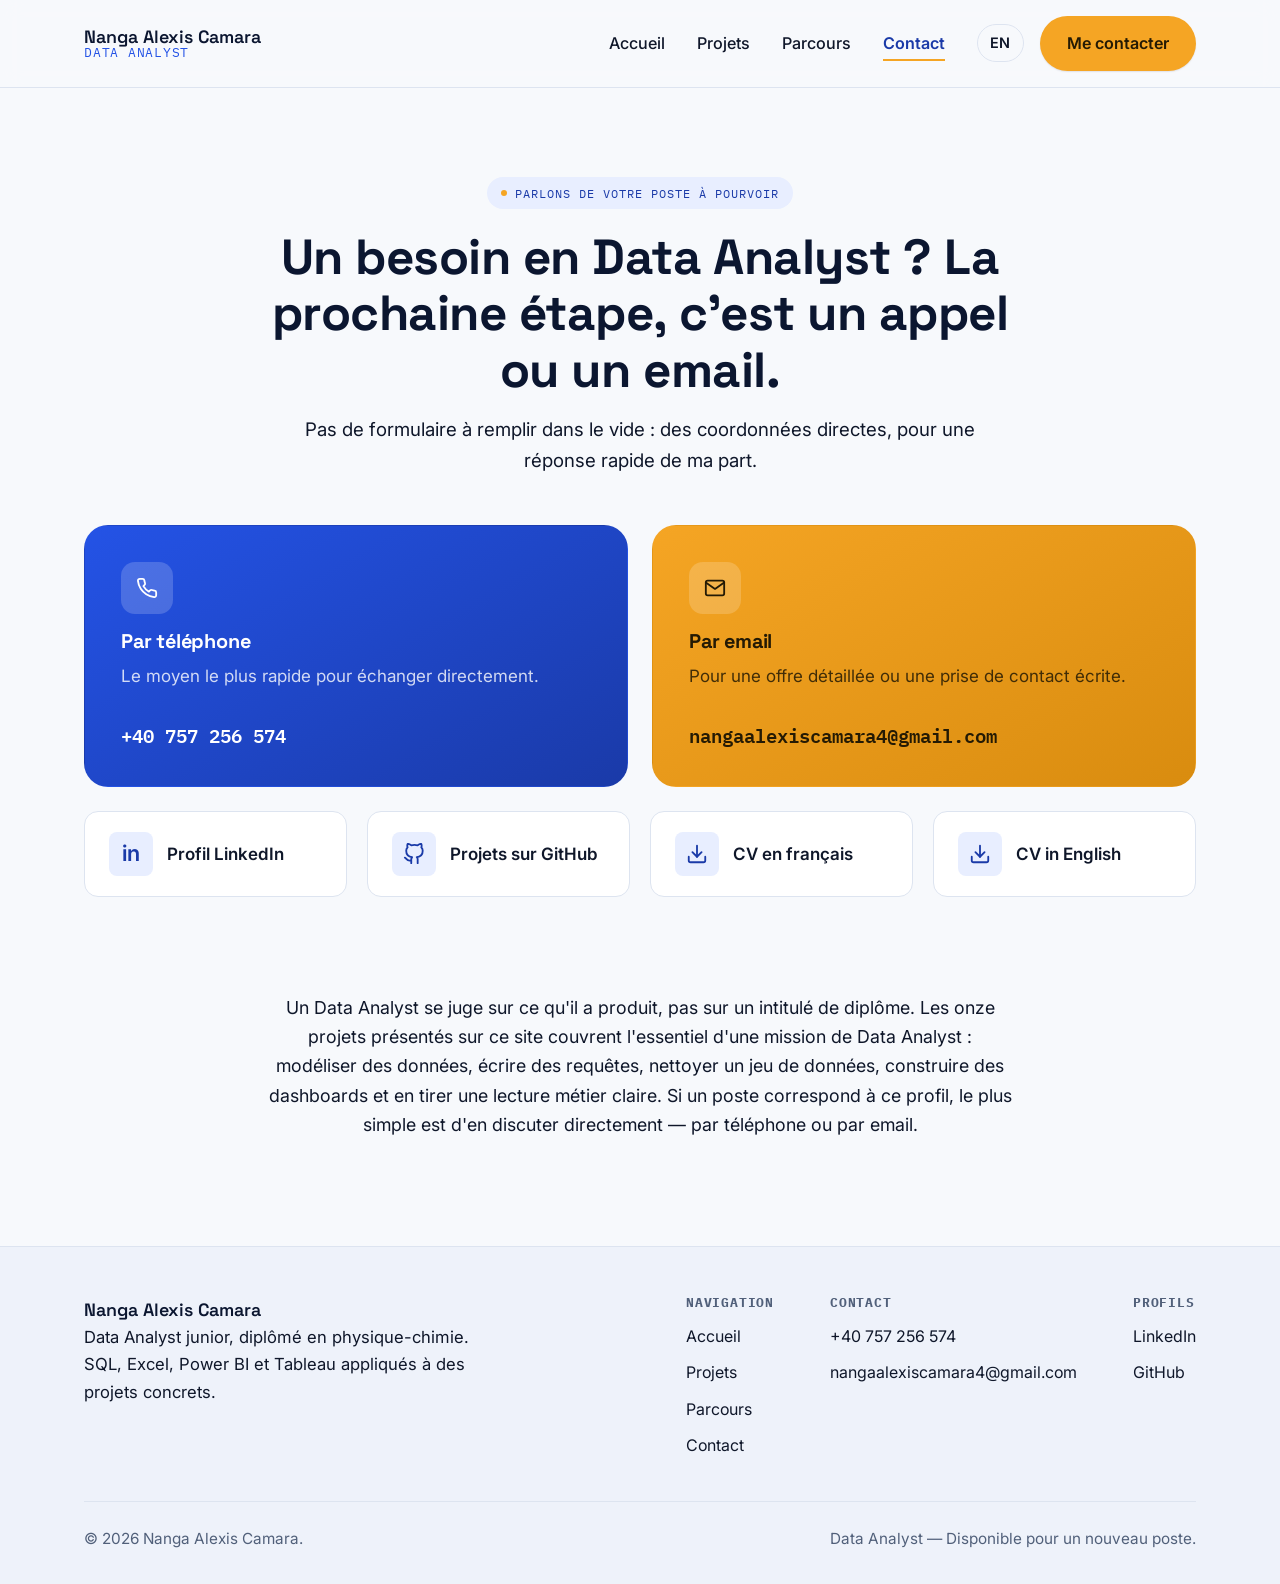
<file: contact.html>
<!DOCTYPE html>
<html lang="fr">
<head>
<meta charset="UTF-8">
<meta name="viewport" content="width=device-width, initial-scale=1.0">
<title>Contact — Nanga Alexis Camara, Data Analyst</title>
<meta name="description" content="Contactez Nanga Alexis Camara par téléphone ou par email pour un poste de Data Analyst. Réponse rapide, coordonnées directes et profils LinkedIn/GitHub.">
<link rel="icon" type="image/svg+xml" href="assets/favicon.svg">
<link rel="alternate" hreflang="fr" href="https://portfolio-nanga.vercel.app/contact.html">
<link rel="alternate" hreflang="en" href="https://portfolio-nanga.vercel.app/en/contact.html">
<link rel="preconnect" href="https://fonts.googleapis.com">
<link rel="preconnect" href="https://fonts.gstatic.com" crossorigin>
<link href="https://fonts.googleapis.com/css2?family=Space+Grotesk:wght@500;600;700&family=Inter:wght@400;500;600;700&family=IBM+Plex+Mono:wght@400;500&display=swap" rel="stylesheet">
<link rel="stylesheet" href="css/style.css?v=6">
</head>
<body>

<header class="site-header">
  <nav class="nav container">
    <a href="index.html" class="brand">
      <span class="brand-name">Nanga Alexis Camara</span>
      <span class="brand-role">Data Analyst</span>
    </a>
    <button class="nav-toggle" aria-label="Ouvrir le menu" aria-expanded="false">
      <span></span>
    </button>
    <div class="nav-links">
      <a href="index.html" data-nav="index.html">Accueil</a>
      <a href="projets.html" data-nav="projets.html">Projets</a>
      <a href="parcours.html" data-nav="parcours.html">Parcours</a>
      <a href="contact.html" data-nav="contact.html">Contact</a>
      <div class="nav-actions">
        <a href="en/contact.html" class="lang-switch" hreflang="en" lang="en" aria-label="English version">EN</a>
        <a href="contact.html" class="btn btn-primary">Me contacter</a>
      </div>
    </div>
  </nav>
  <div class="scroll-progress"><span></span></div>
</header>

<main>

  <section class="contact-hero">
    <div class="container">
      <span class="eyebrow">Parlons de votre poste à pourvoir</span>
      <h1>Un besoin en Data Analyst&nbsp;? La prochaine étape, c'est un appel ou un email.</h1>
      <p>Pas de formulaire à remplir dans le vide&nbsp;: des coordonnées directes, pour une réponse rapide de ma part.</p>
    </div>
  </section>

  <section style="padding-top: 0;">
    <div class="container">

      <div class="contact-grid">
        <a href="tel:+40757256574" class="contact-card primary" data-reveal>
          <div class="contact-icon"><svg class="icon" viewBox="0 0 24 24"><path d="M22 16.92v3a2 2 0 0 1-2.18 2 19.79 19.79 0 0 1-8.63-3.07 19.5 19.5 0 0 1-6-6 19.79 19.79 0 0 1-3.07-8.67A2 2 0 0 1 4.11 2h3a2 2 0 0 1 2 1.72c.127.96.361 1.903.7 2.81a2 2 0 0 1-.45 2.11L8.09 9.91a16 16 0 0 0 6 6l1.27-1.27a2 2 0 0 1 2.11-.45c.907.339 1.85.573 2.81.7A2 2 0 0 1 22 16.92z"/></svg></div>
          <div>
            <h3>Par téléphone</h3>
            <p>Le moyen le plus rapide pour échanger directement.</p>
          </div>
          <span class="contact-value">+40 757 256 574</span>
        </a>

        <a href="mailto:nangaalexiscamara4@gmail.com" class="contact-card accent" data-reveal>
          <div class="contact-icon"><svg class="icon" viewBox="0 0 24 24"><path d="M4 4h16a2 2 0 0 1 2 2v12a2 2 0 0 1-2 2H4a2 2 0 0 1-2-2V6a2 2 0 0 1 2-2z"/><path d="m22 6-10 7L2 6"/></svg></div>
          <div>
            <h3>Par email</h3>
            <p>Pour une offre détaillée ou une prise de contact écrite.</p>
          </div>
          <span class="contact-value">nangaalexiscamara4@gmail.com</span>
        </a>
      </div>

      <div class="secondary-links">
        <a href="https://www.linkedin.com/in/nanga-alexis-camara-292045242" target="_blank" rel="noopener" class="secondary-link">
          <div class="card-icon">in</div>
          <span>Profil LinkedIn</span>
        </a>
        <a href="https://github.com/nangaalexiscamara4pixel" target="_blank" rel="noopener" class="secondary-link">
          <div class="card-icon"><svg class="icon" viewBox="0 0 24 24"><path d="M9 19c-5 1.5-5-2.5-7-3m14 6v-3.87a3.37 3.37 0 0 0-.94-2.61c3.14-.35 6.44-1.54 6.44-7A5.44 5.44 0 0 0 20 4.77 5.07 5.07 0 0 0 19.91 1S18.73.65 16 2.48a13.38 13.38 0 0 0-7 0C6.27.65 5.09 1 5.09 1A5.07 5.07 0 0 0 5 4.77a5.44 5.44 0 0 0-1.5 3.78c0 5.42 3.3 6.61 6.44 7A3.37 3.37 0 0 0 9 18.13V22"/></svg></div>
          <span>Projets sur GitHub</span>
        </a>
        <a href="assets/CV-Nanga-Alexis-Camara-FR.pdf" download class="secondary-link">
          <div class="card-icon"><svg class="icon" viewBox="0 0 24 24"><path d="M21 15v4a2 2 0 0 1-2 2H5a2 2 0 0 1-2-2v-4"/><polyline points="7 10 12 15 17 10"/><line x1="12" y1="15" x2="12" y2="3"/></svg></div>
          <span>CV en français</span>
        </a>
        <a href="assets/CV-Nanga-Alexis-Camara-EN.pdf" download class="secondary-link">
          <div class="card-icon"><svg class="icon" viewBox="0 0 24 24"><path d="M21 15v4a2 2 0 0 1-2 2H5a2 2 0 0 1-2-2v-4"/><polyline points="7 10 12 15 17 10"/><line x1="12" y1="15" x2="12" y2="3"/></svg></div>
          <span>CV in English</span>
        </a>
      </div>

      <div class="closing-note">
        <p>
          Un Data Analyst se juge sur ce qu'il a produit, pas sur un intitulé de diplôme.
          Les onze projets présentés sur ce site couvrent l'essentiel d'une mission de Data Analyst&nbsp;:
          modéliser des données, écrire des requêtes, nettoyer un jeu de données, construire des
          dashboards et en tirer une lecture métier claire. Si un poste correspond à ce profil,
          le plus simple est d'en discuter directement — par téléphone ou par email.
        </p>
      </div>

    </div>
  </section>

</main>

<footer class="site-footer">
  <div class="container">
    <div class="footer-grid">
      <div class="footer-brand">
        <span class="brand-name">Nanga Alexis Camara</span>
        <p>Data Analyst junior, diplômé en physique-chimie. SQL, Excel, Power BI et Tableau appliqués à des projets concrets.</p>
      </div>
      <div class="footer-links">
        <div class="footer-col">
          <h4>Navigation</h4>
          <a href="index.html">Accueil</a>
          <a href="projets.html">Projets</a>
          <a href="parcours.html">Parcours</a>
          <a href="contact.html">Contact</a>
        </div>
        <div class="footer-col">
          <h4>Contact</h4>
          <a href="tel:+40757256574">+40 757 256 574</a>
          <a href="mailto:nangaalexiscamara4@gmail.com">nangaalexiscamara4@gmail.com</a>
        </div>
        <div class="footer-col">
          <h4>Profils</h4>
          <a href="https://www.linkedin.com/in/nanga-alexis-camara-292045242" target="_blank" rel="noopener">LinkedIn</a>
          <a href="https://github.com/nangaalexiscamara4pixel" target="_blank" rel="noopener">GitHub</a>
        </div>
      </div>
    </div>
    <div class="footer-bottom">
      <span>© 2026 Nanga Alexis Camara.</span>
      <span>Data Analyst — Disponible pour un nouveau poste.</span>
    </div>
  </div>
</footer>

<script src="js/main.js?v=2"></script>
</body>
</html>
</file>
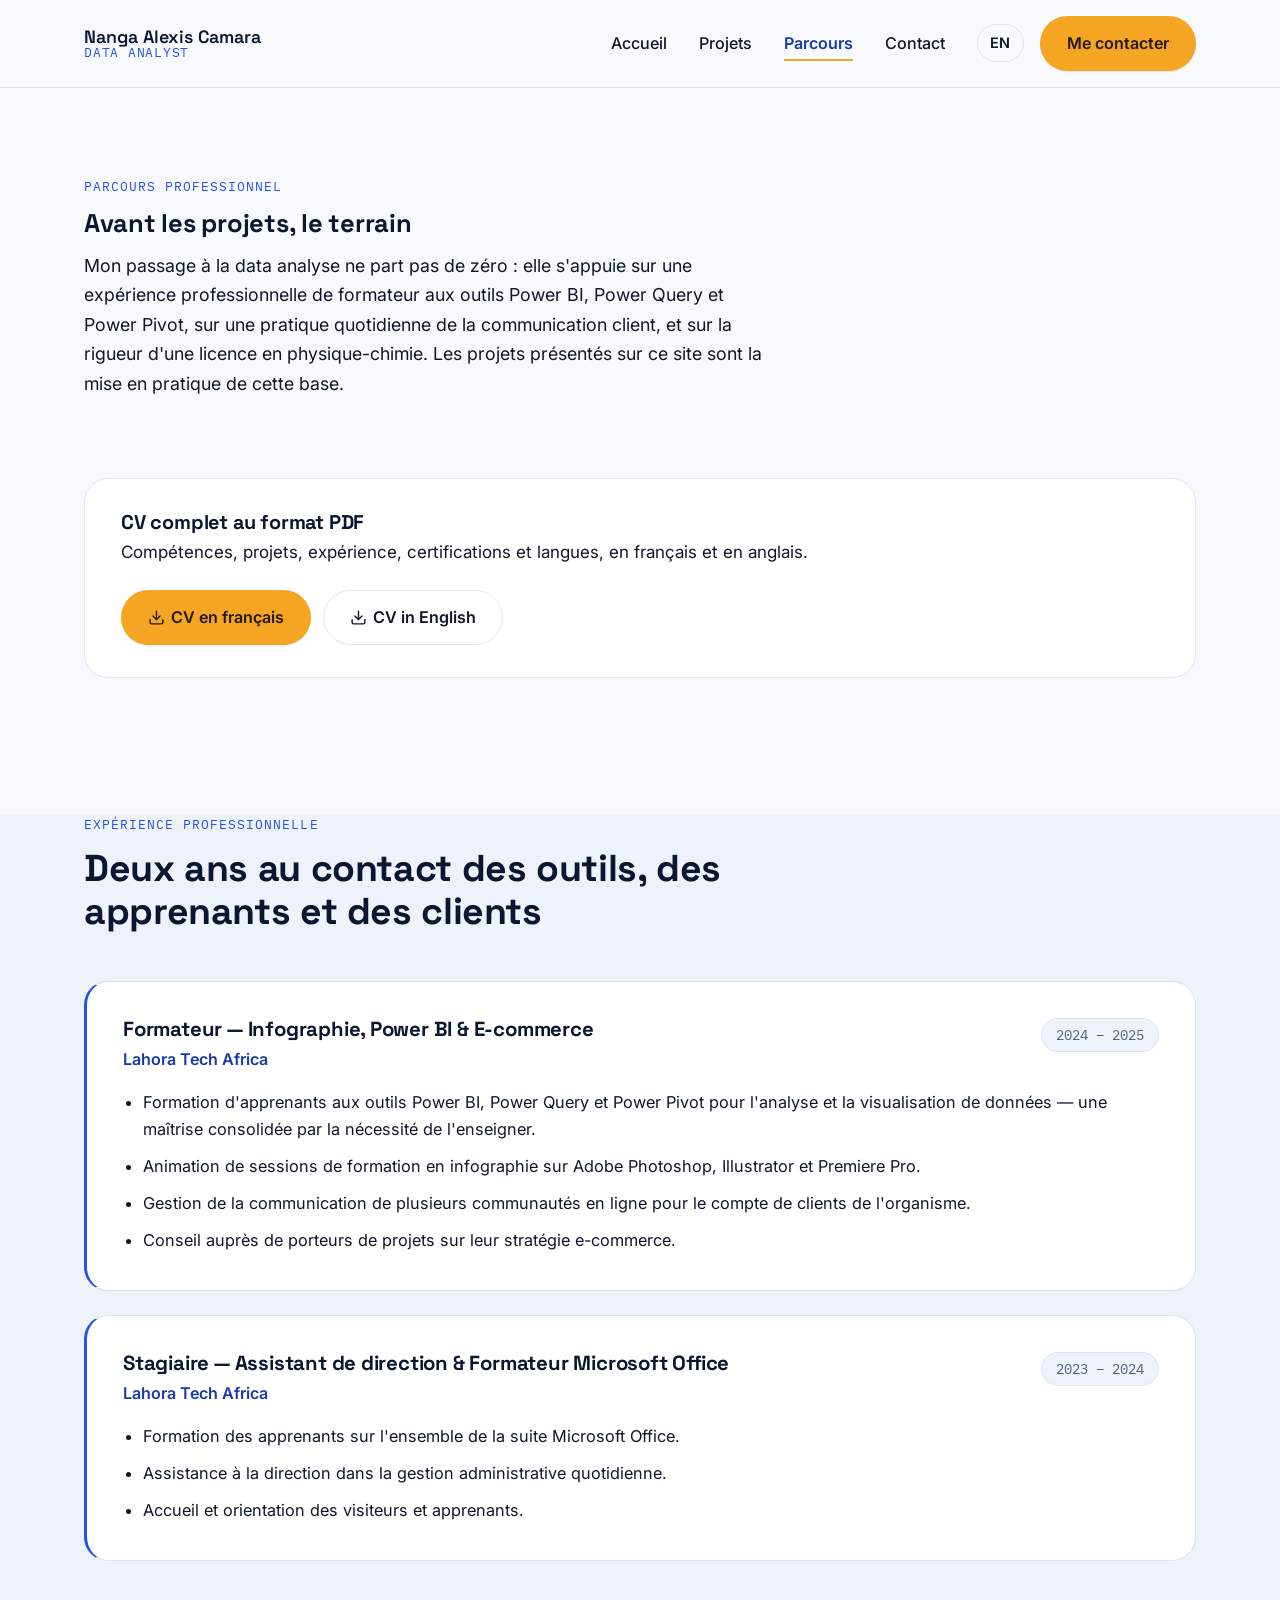
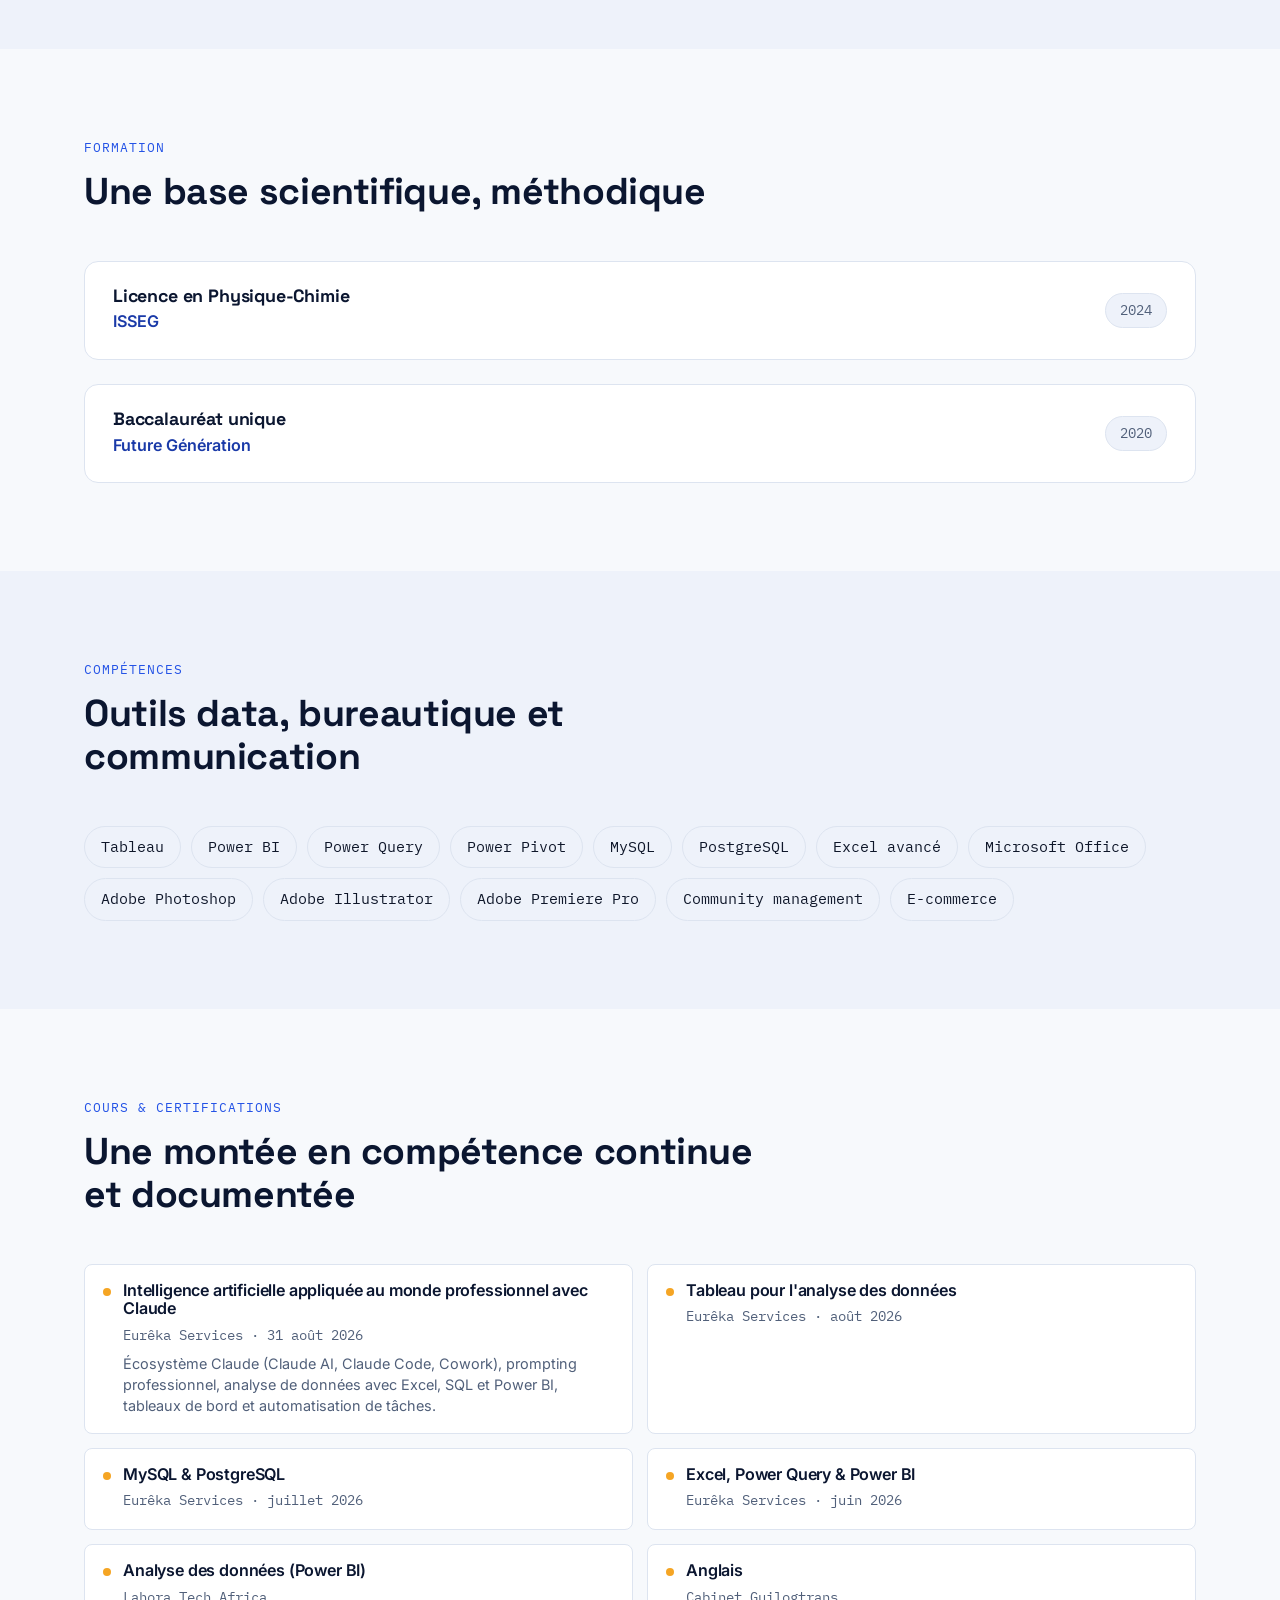
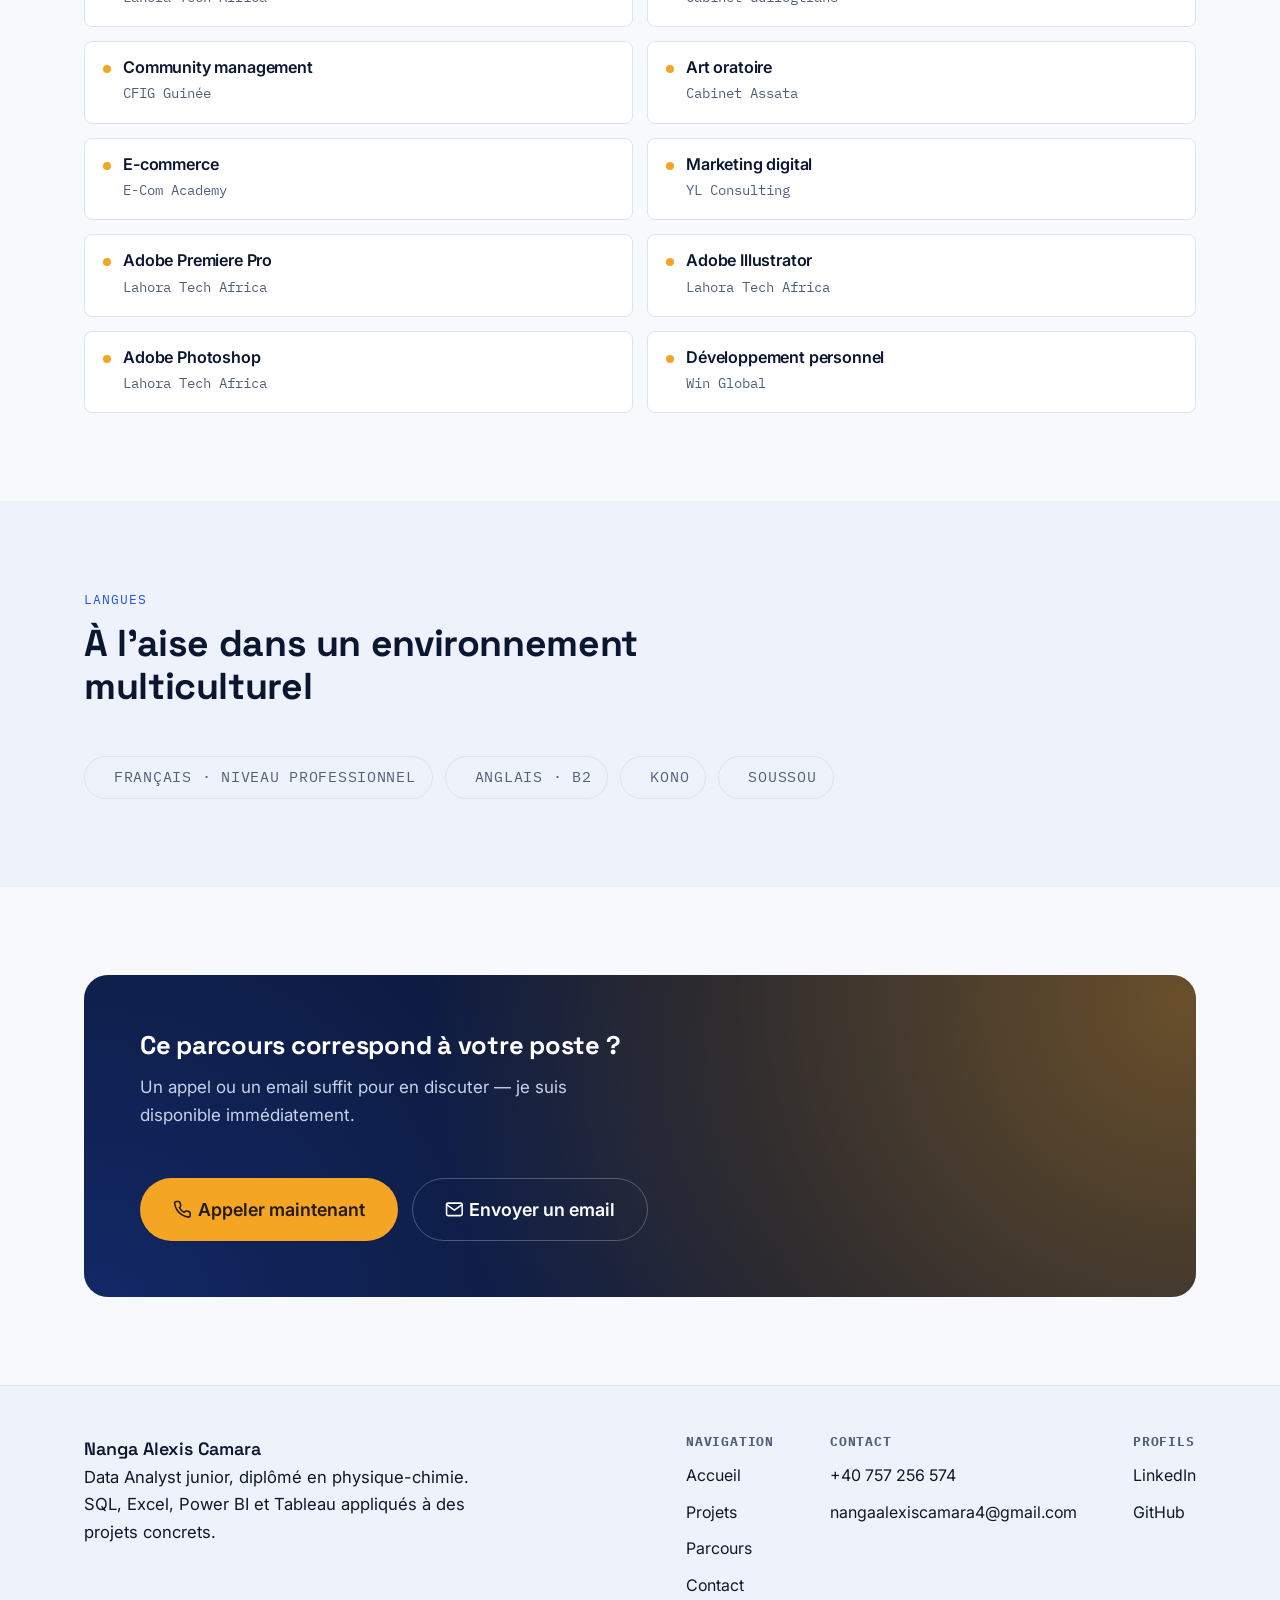
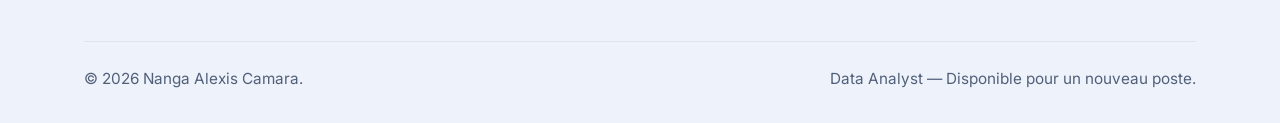
<file: parcours.html>
<!DOCTYPE html>
<html lang="fr">
<head>
<meta charset="UTF-8">
<meta name="viewport" content="width=device-width, initial-scale=1.0">
<title>Parcours & CV — Nanga Alexis Camara, Data Analyst</title>
<meta name="description" content="Parcours professionnel de Nanga Alexis Camara : formateur Power BI et e-commerce, licence en physique-chimie, certifications data et CV téléchargeable.">
<link rel="icon" type="image/svg+xml" href="assets/favicon.svg">
<link rel="alternate" hreflang="fr" href="https://portfolio-nanga.vercel.app/parcours.html">
<link rel="alternate" hreflang="en" href="https://portfolio-nanga.vercel.app/en/experience.html">
<link rel="preconnect" href="https://fonts.googleapis.com">
<link rel="preconnect" href="https://fonts.gstatic.com" crossorigin>
<link href="https://fonts.googleapis.com/css2?family=Space+Grotesk:wght@500;600;700&family=Inter:wght@400;500;600;700&family=IBM+Plex+Mono:wght@400;500&display=swap" rel="stylesheet">
<link rel="stylesheet" href="css/style.css?v=6">
</head>
<body>

<header class="site-header">
  <nav class="nav container">
    <a href="index.html" class="brand">
      <span class="brand-name">Nanga Alexis Camara</span>
      <span class="brand-role">Data Analyst</span>
    </a>
    <button class="nav-toggle" aria-label="Ouvrir le menu" aria-expanded="false">
      <span></span>
    </button>
    <div class="nav-links">
      <a href="index.html" data-nav="index.html">Accueil</a>
      <a href="projets.html" data-nav="projets.html">Projets</a>
      <a href="parcours.html" data-nav="parcours.html">Parcours</a>
      <a href="contact.html" data-nav="contact.html">Contact</a>
      <div class="nav-actions">
        <a href="en/experience.html" class="lang-switch" hreflang="en" lang="en" aria-label="English version">EN</a>
        <a href="contact.html" class="btn btn-primary">Me contacter</a>
      </div>
    </div>
  </nav>
  <div class="scroll-progress"><span></span></div>
</header>

<main>

  <section style="padding-bottom: 32px;">
    <div class="container">
      <div class="section-head">
        <span class="section-label">Parcours professionnel</span>
        <h1>Avant les projets, le terrain</h1>
        <p>
          Mon passage à la data analyse ne part pas de zéro&nbsp;: elle s'appuie sur une expérience professionnelle
          de formateur aux outils Power BI, Power Query et Power Pivot, sur une pratique quotidienne de la
          communication client, et sur la rigueur d'une licence en physique-chimie. Les projets présentés sur ce site
          sont la mise en pratique de cette base.
        </p>
      </div>
    </div>
  </section>

  <section style="padding-top: 0;">
    <div class="container">
      <div class="cv-download" data-reveal>
        <div>
          <h3>CV complet au format PDF</h3>
          <p>Compétences, projets, expérience, certifications et langues, en français et en anglais.</p>
        </div>
        <div class="cv-actions">
          <a href="assets/CV-Nanga-Alexis-Camara-FR.pdf" download class="btn btn-primary"><svg class="icon" viewBox="0 0 24 24"><path d="M21 15v4a2 2 0 0 1-2 2H5a2 2 0 0 1-2-2v-4"/><polyline points="7 10 12 15 17 10"/><line x1="12" y1="15" x2="12" y2="3"/></svg> CV en français</a>
          <a href="assets/CV-Nanga-Alexis-Camara-EN.pdf" download class="btn btn-outline"><svg class="icon" viewBox="0 0 24 24"><path d="M21 15v4a2 2 0 0 1-2 2H5a2 2 0 0 1-2-2v-4"/><polyline points="7 10 12 15 17 10"/><line x1="12" y1="15" x2="12" y2="3"/></svg> CV in English</a>
        </div>
      </div>
    </div>
  </section>

  <!-- EXPERIENCE -->
  <section class="section-alt" style="padding-top: 0;">
    <div class="container">
      <div class="section-head">
        <span class="section-label">Expérience professionnelle</span>
        <h2>Deux ans au contact des outils, des apprenants et des clients</h2>
      </div>
      <div class="timeline">

        <article class="exp-card" data-reveal>
          <div class="exp-head">
            <div>
              <h3>Formateur — Infographie, Power BI &amp; E-commerce</h3>
              <span class="exp-org">Lahora Tech Africa</span>
            </div>
            <span class="exp-period">2024 – 2025</span>
          </div>
          <ul class="exp-list">
            <li>Formation d'apprenants aux outils Power BI, Power Query et Power Pivot pour l'analyse et la visualisation de données — une maîtrise consolidée par la nécessité de l'enseigner.</li>
            <li>Animation de sessions de formation en infographie sur Adobe Photoshop, Illustrator et Premiere Pro.</li>
            <li>Gestion de la communication de plusieurs communautés en ligne pour le compte de clients de l'organisme.</li>
            <li>Conseil auprès de porteurs de projets sur leur stratégie e-commerce.</li>
          </ul>
        </article>

        <article class="exp-card" data-reveal>
          <div class="exp-head">
            <div>
              <h3>Stagiaire — Assistant de direction &amp; Formateur Microsoft Office</h3>
              <span class="exp-org">Lahora Tech Africa</span>
            </div>
            <span class="exp-period">2023 – 2024</span>
          </div>
          <ul class="exp-list">
            <li>Formation des apprenants sur l'ensemble de la suite Microsoft Office.</li>
            <li>Assistance à la direction dans la gestion administrative quotidienne.</li>
            <li>Accueil et orientation des visiteurs et apprenants.</li>
          </ul>
        </article>

      </div>
    </div>
  </section>

  <!-- FORMATION -->
  <section>
    <div class="container">
      <div class="section-head">
        <span class="section-label">Formation</span>
        <h2>Une base scientifique, méthodique</h2>
      </div>
      <div class="timeline">
        <div class="edu-card" data-reveal>
          <div>
            <h3>Licence en Physique-Chimie</h3>
            <span class="exp-org">ISSEG</span>
          </div>
          <span class="exp-period">2024</span>
        </div>
        <div class="edu-card" data-reveal>
          <div>
            <h3>Baccalauréat unique</h3>
            <span class="exp-org">Future Génération</span>
          </div>
          <span class="exp-period">2020</span>
        </div>
      </div>
    </div>
  </section>

  <!-- COMPETENCES -->
  <section class="section-alt">
    <div class="container">
      <div class="section-head">
        <span class="section-label">Compétences</span>
        <h2>Outils data, bureautique et communication</h2>
      </div>
      <div class="skills-tags" data-reveal>
        <span>Tableau</span>
        <span>Power BI</span>
        <span>Power Query</span>
        <span>Power Pivot</span>
        <span>MySQL</span>
        <span>PostgreSQL</span>
        <span>Excel avancé</span>
        <span>Microsoft Office</span>
        <span>Adobe Photoshop</span>
        <span>Adobe Illustrator</span>
        <span>Adobe Premiere Pro</span>
        <span>Community management</span>
        <span>E-commerce</span>
      </div>
    </div>
  </section>

  <!-- CERTIFICATIONS -->
  <section>
    <div class="container">
      <div class="section-head">
        <span class="section-label">Cours &amp; certifications</span>
        <h2>Une montée en compétence continue et documentée</h2>
      </div>
      <div class="cert-grid" data-reveal>
        <div class="cert-item"><span class="cert-dot"></span><div><h4>Intelligence artificielle appliquée au monde professionnel avec Claude</h4><span>Eurêka Services · 31 août 2026</span><p class="cert-desc">Écosystème Claude (Claude AI, Claude Code, Cowork), prompting professionnel, analyse de données avec Excel, SQL et Power BI, tableaux de bord et automatisation de tâches.</p></div></div>
        <div class="cert-item"><span class="cert-dot"></span><div><h4>Tableau pour l'analyse des données</h4><span>Eurêka Services · août 2026</span></div></div>
        <div class="cert-item"><span class="cert-dot"></span><div><h4>MySQL &amp; PostgreSQL</h4><span>Eurêka Services · juillet 2026</span></div></div>
        <div class="cert-item"><span class="cert-dot"></span><div><h4>Excel, Power Query &amp; Power BI</h4><span>Eurêka Services · juin 2026</span></div></div>
        <div class="cert-item"><span class="cert-dot"></span><div><h4>Analyse des données (Power BI)</h4><span>Lahora Tech Africa</span></div></div>
        <div class="cert-item"><span class="cert-dot"></span><div><h4>Anglais</h4><span>Cabinet Guilogtrans</span></div></div>
        <div class="cert-item"><span class="cert-dot"></span><div><h4>Community management</h4><span>CFIG Guinée</span></div></div>
        <div class="cert-item"><span class="cert-dot"></span><div><h4>Art oratoire</h4><span>Cabinet Assata</span></div></div>
        <div class="cert-item"><span class="cert-dot"></span><div><h4>E-commerce</h4><span>E-Com Academy</span></div></div>
        <div class="cert-item"><span class="cert-dot"></span><div><h4>Marketing digital</h4><span>YL Consulting</span></div></div>
        <div class="cert-item"><span class="cert-dot"></span><div><h4>Adobe Premiere Pro</h4><span>Lahora Tech Africa</span></div></div>
        <div class="cert-item"><span class="cert-dot"></span><div><h4>Adobe Illustrator</h4><span>Lahora Tech Africa</span></div></div>
        <div class="cert-item"><span class="cert-dot"></span><div><h4>Adobe Photoshop</h4><span>Lahora Tech Africa</span></div></div>
        <div class="cert-item"><span class="cert-dot"></span><div><h4>Développement personnel</h4><span>Win Global</span></div></div>
      </div>
    </div>
  </section>

  <!-- LANGUES -->
  <section class="section-alt">
    <div class="container">
      <div class="section-head">
        <span class="section-label">Langues</span>
        <h2>À l'aise dans un environnement multiculturel</h2>
      </div>
      <div class="lang-row" data-reveal>
        <span class="badge">Français · niveau professionnel</span>
        <span class="badge">Anglais · B2</span>
        <span class="badge">Kono</span>
        <span class="badge">Soussou</span>
      </div>
    </div>
  </section>

  <!-- CTA -->
  <section>
    <div class="container">
      <div class="cta-banner" data-reveal>
        <div class="cta-banner-text">
          <h2>Ce parcours correspond à votre poste&nbsp;?</h2>
          <p>Un appel ou un email suffit pour en discuter — je suis disponible immédiatement.</p>
        </div>
        <div class="cta-banner-actions">
          <a href="tel:+40757256574" class="btn btn-primary btn-lg"><svg class="icon" viewBox="0 0 24 24"><path d="M22 16.92v3a2 2 0 0 1-2.18 2 19.79 19.79 0 0 1-8.63-3.07 19.5 19.5 0 0 1-6-6 19.79 19.79 0 0 1-3.07-8.67A2 2 0 0 1 4.11 2h3a2 2 0 0 1 2 1.72c.127.96.361 1.903.7 2.81a2 2 0 0 1-.45 2.11L8.09 9.91a16 16 0 0 0 6 6l1.27-1.27a2 2 0 0 1 2.11-.45c.907.339 1.85.573 2.81.7A2 2 0 0 1 22 16.92z"/></svg> Appeler maintenant</a>
          <a href="mailto:nangaalexiscamara4@gmail.com" class="btn btn-outline btn-lg"><svg class="icon" viewBox="0 0 24 24"><path d="M4 4h16a2 2 0 0 1 2 2v12a2 2 0 0 1-2 2H4a2 2 0 0 1-2-2V6a2 2 0 0 1 2-2z"/><path d="m22 6-10 7L2 6"/></svg> Envoyer un email</a>
        </div>
      </div>
    </div>
  </section>

</main>

<footer class="site-footer">
  <div class="container">
    <div class="footer-grid">
      <div class="footer-brand">
        <span class="brand-name">Nanga Alexis Camara</span>
        <p>Data Analyst junior, diplômé en physique-chimie. SQL, Excel, Power BI et Tableau appliqués à des projets concrets.</p>
      </div>
      <div class="footer-links">
        <div class="footer-col">
          <h4>Navigation</h4>
          <a href="index.html">Accueil</a>
          <a href="projets.html">Projets</a>
          <a href="parcours.html">Parcours</a>
          <a href="contact.html">Contact</a>
        </div>
        <div class="footer-col">
          <h4>Contact</h4>
          <a href="tel:+40757256574">+40 757 256 574</a>
          <a href="mailto:nangaalexiscamara4@gmail.com">nangaalexiscamara4@gmail.com</a>
        </div>
        <div class="footer-col">
          <h4>Profils</h4>
          <a href="https://www.linkedin.com/in/nanga-alexis-camara-292045242" target="_blank" rel="noopener">LinkedIn</a>
          <a href="https://github.com/nangaalexiscamara4pixel" target="_blank" rel="noopener">GitHub</a>
        </div>
      </div>
    </div>
    <div class="footer-bottom">
      <span>© 2026 Nanga Alexis Camara.</span>
      <span>Data Analyst — Disponible pour un nouveau poste.</span>
    </div>
  </div>
</footer>

<script src="js/main.js?v=2"></script>
</body>
</html>
</file>
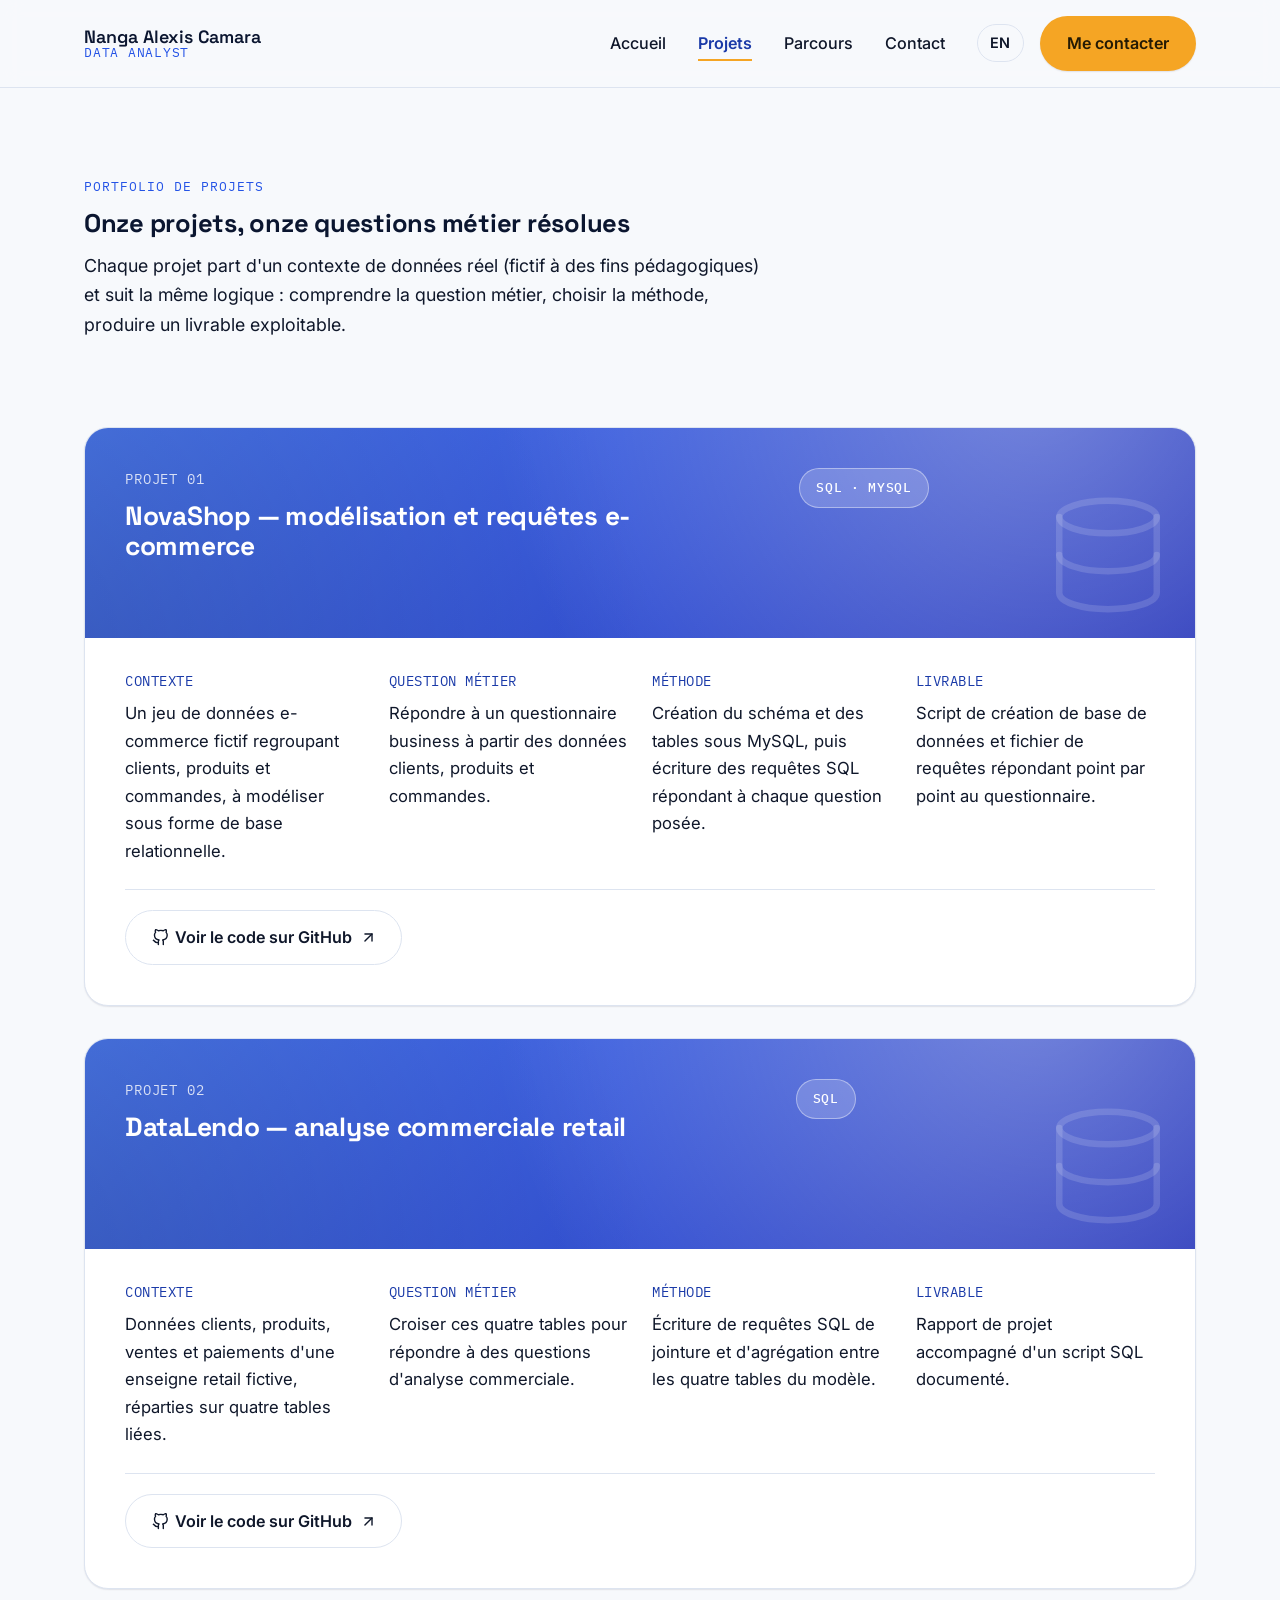
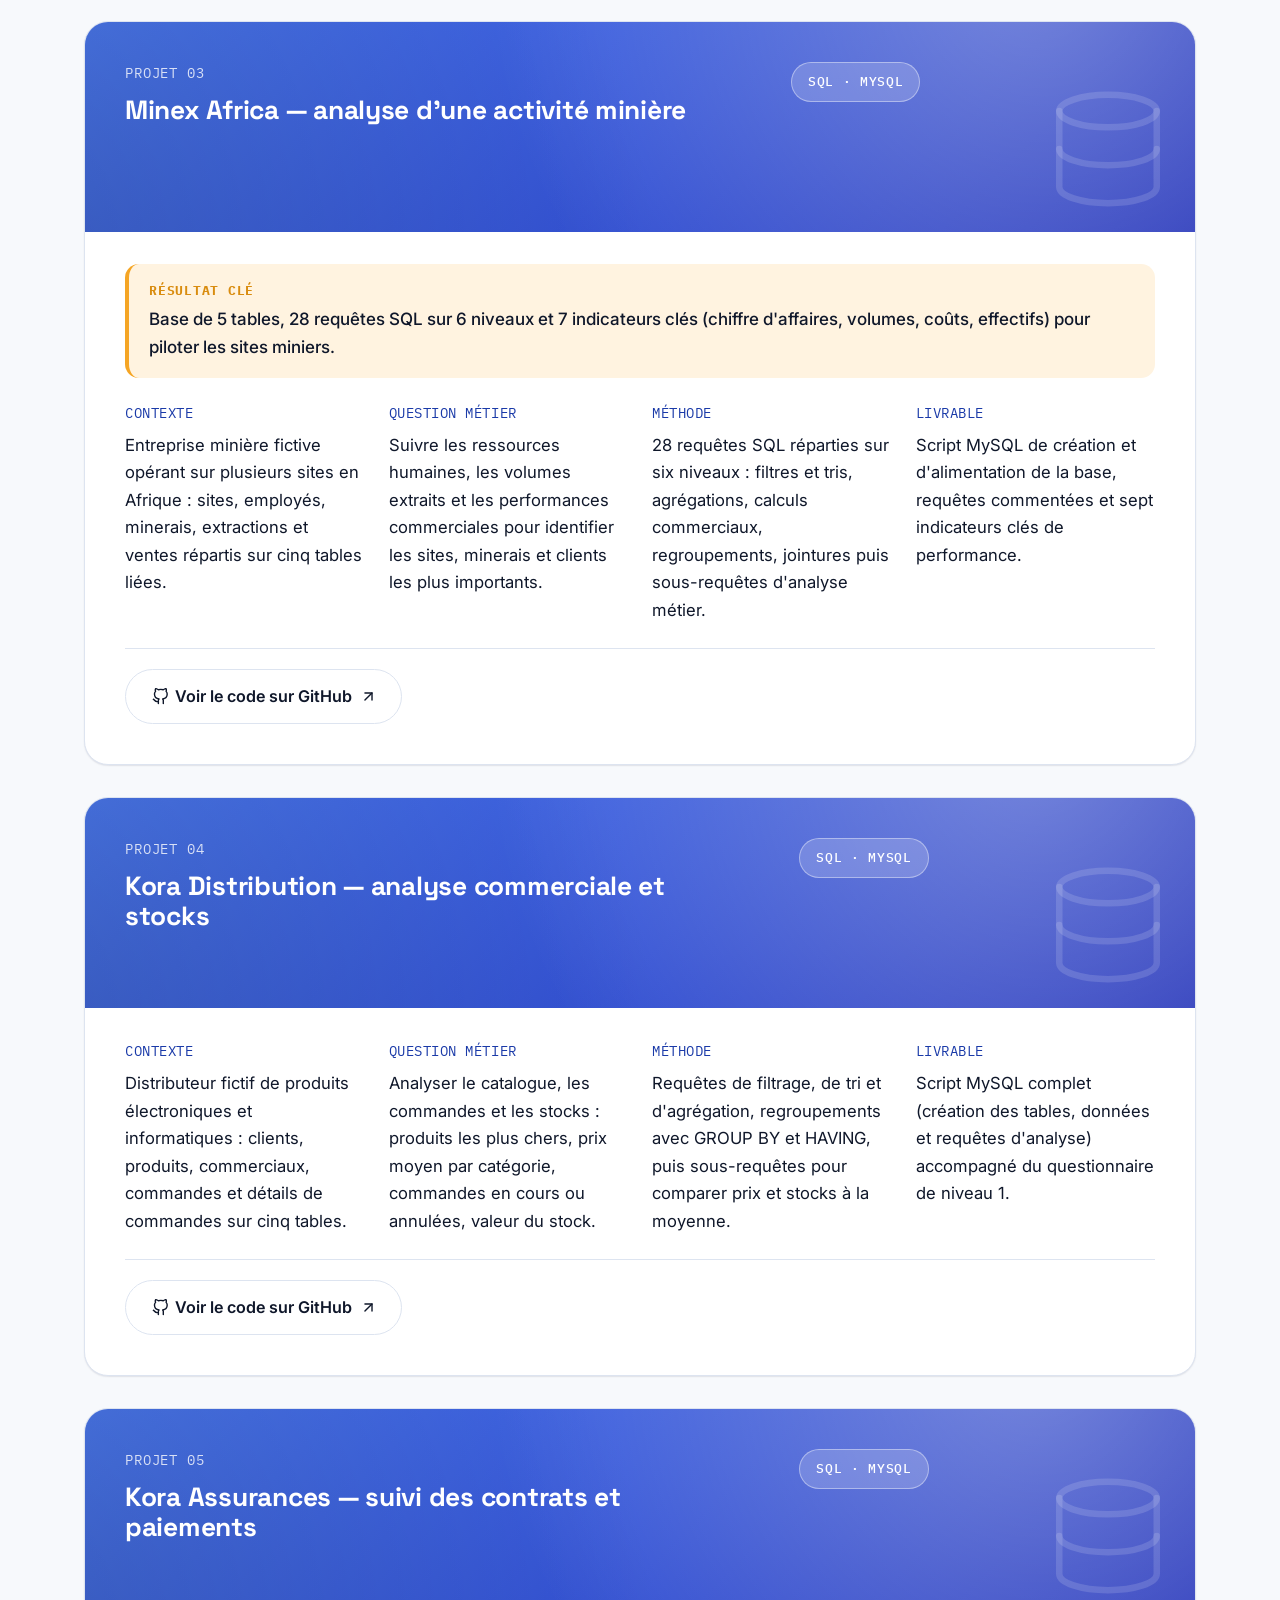
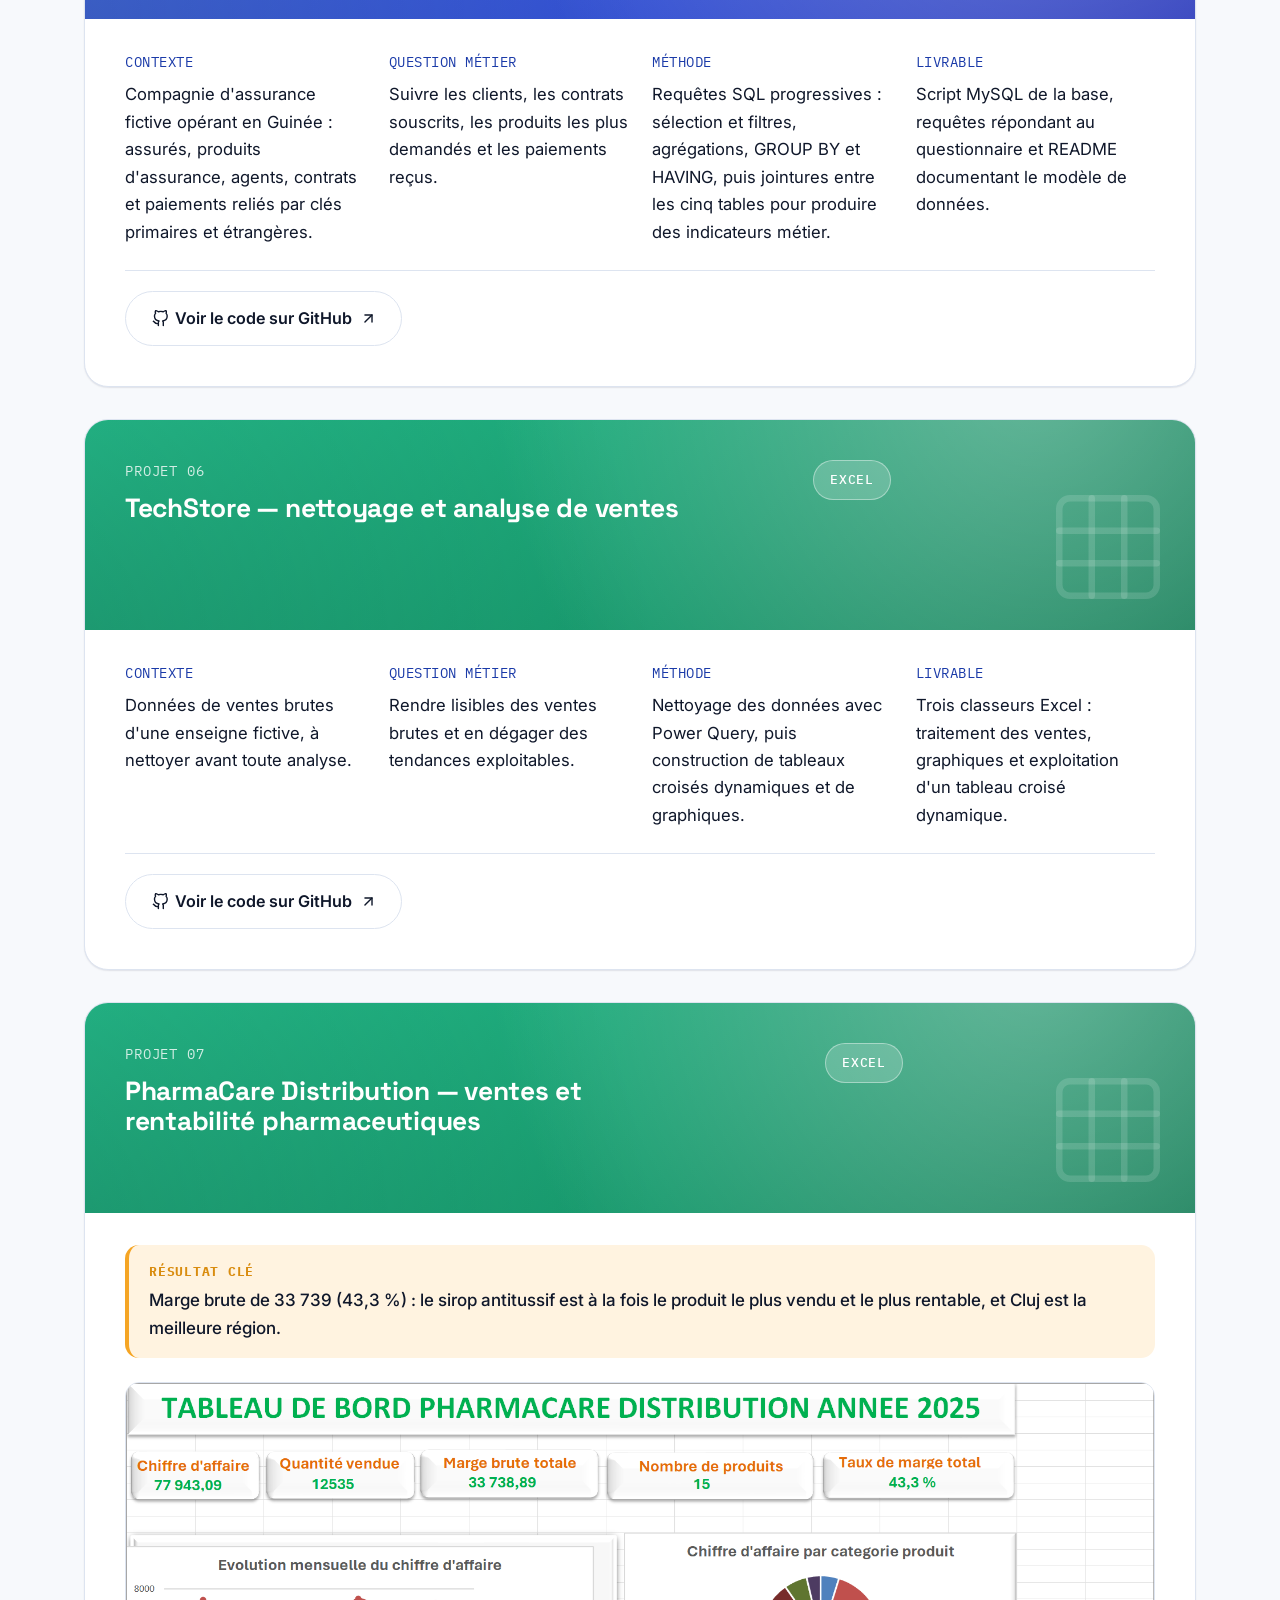
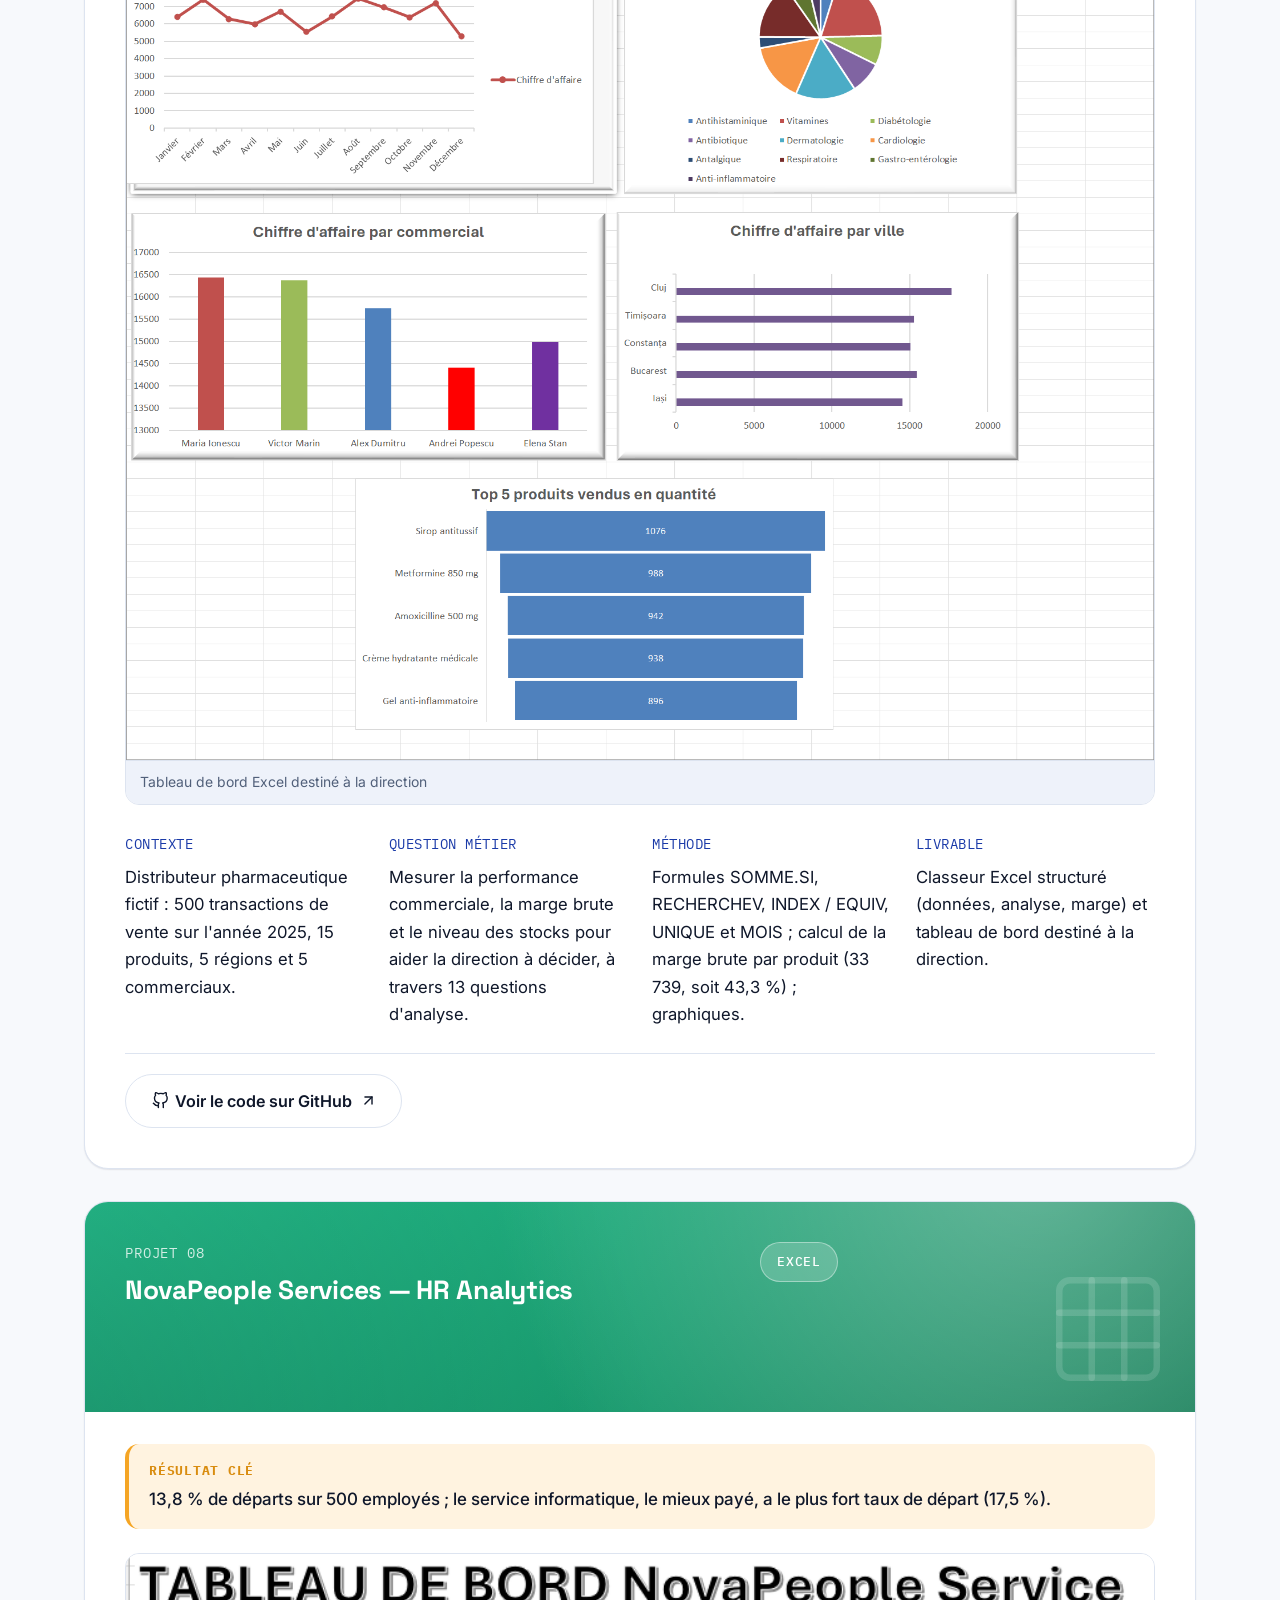
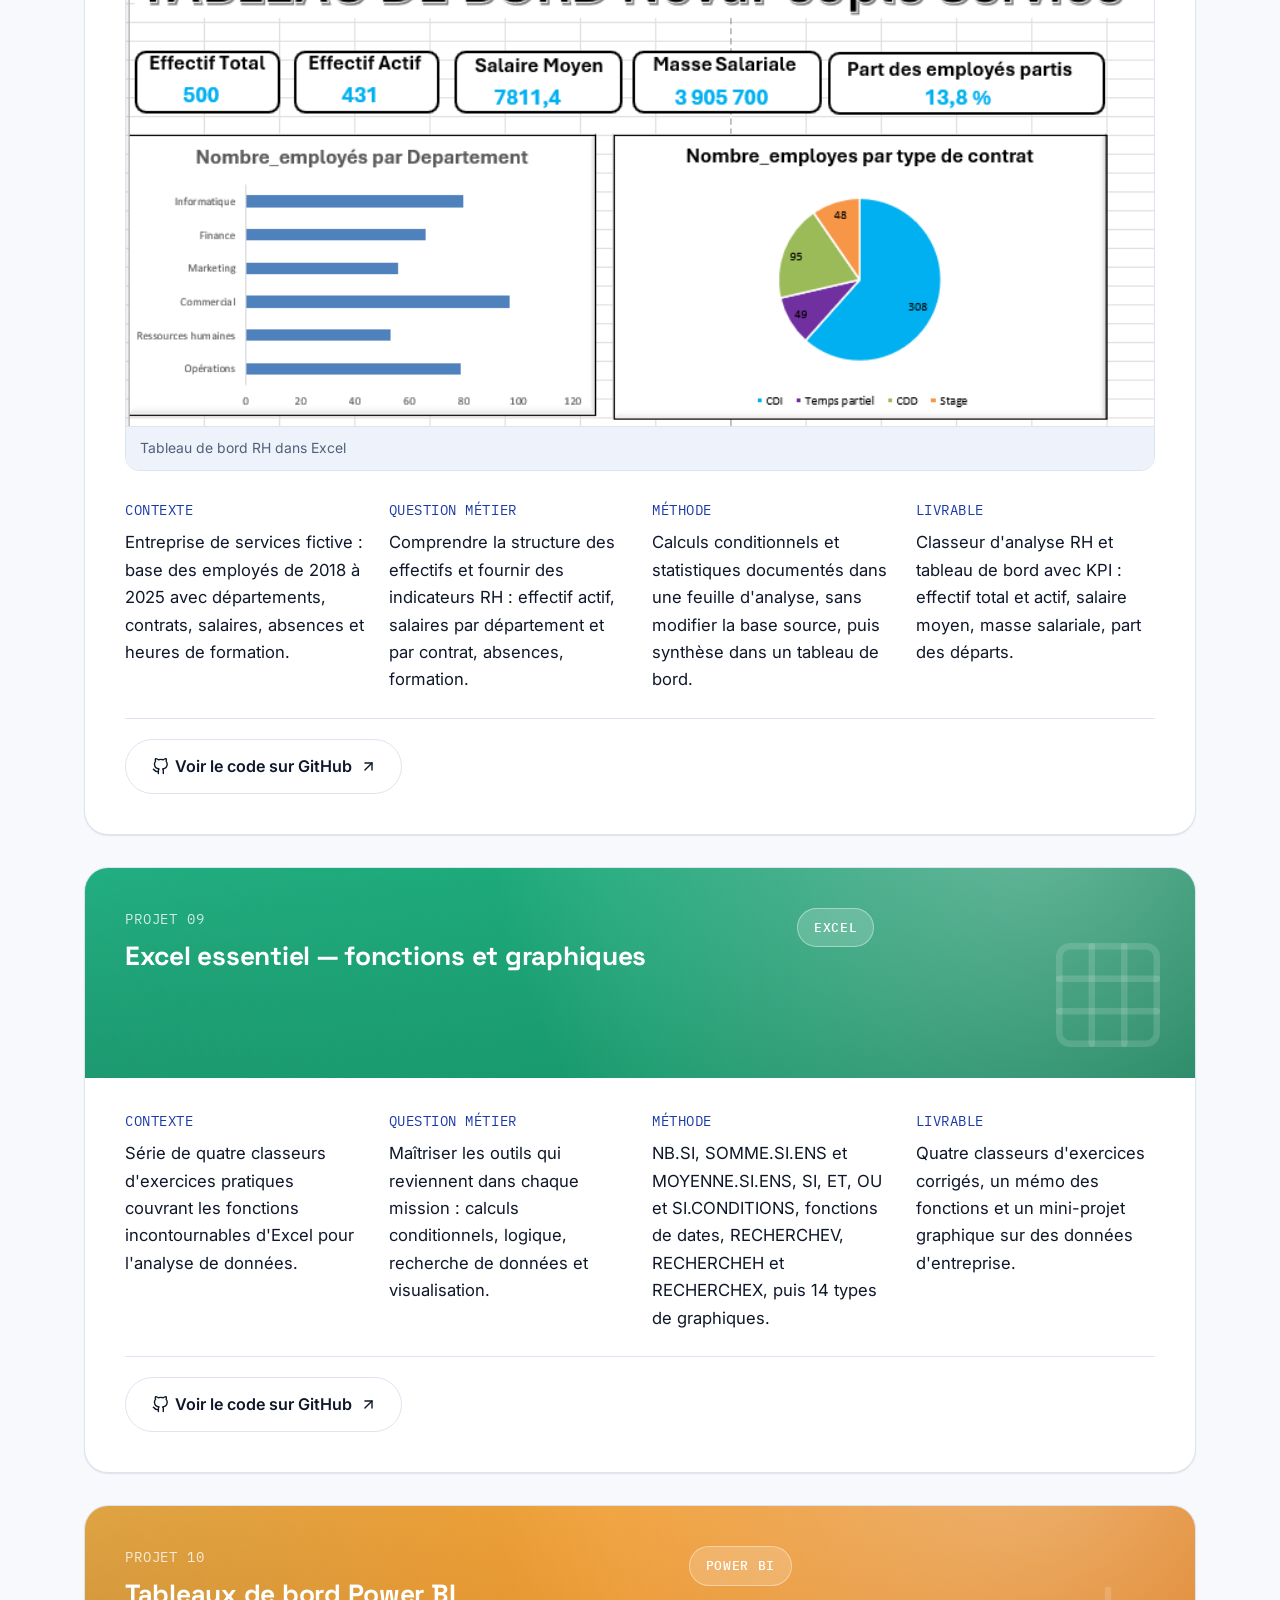
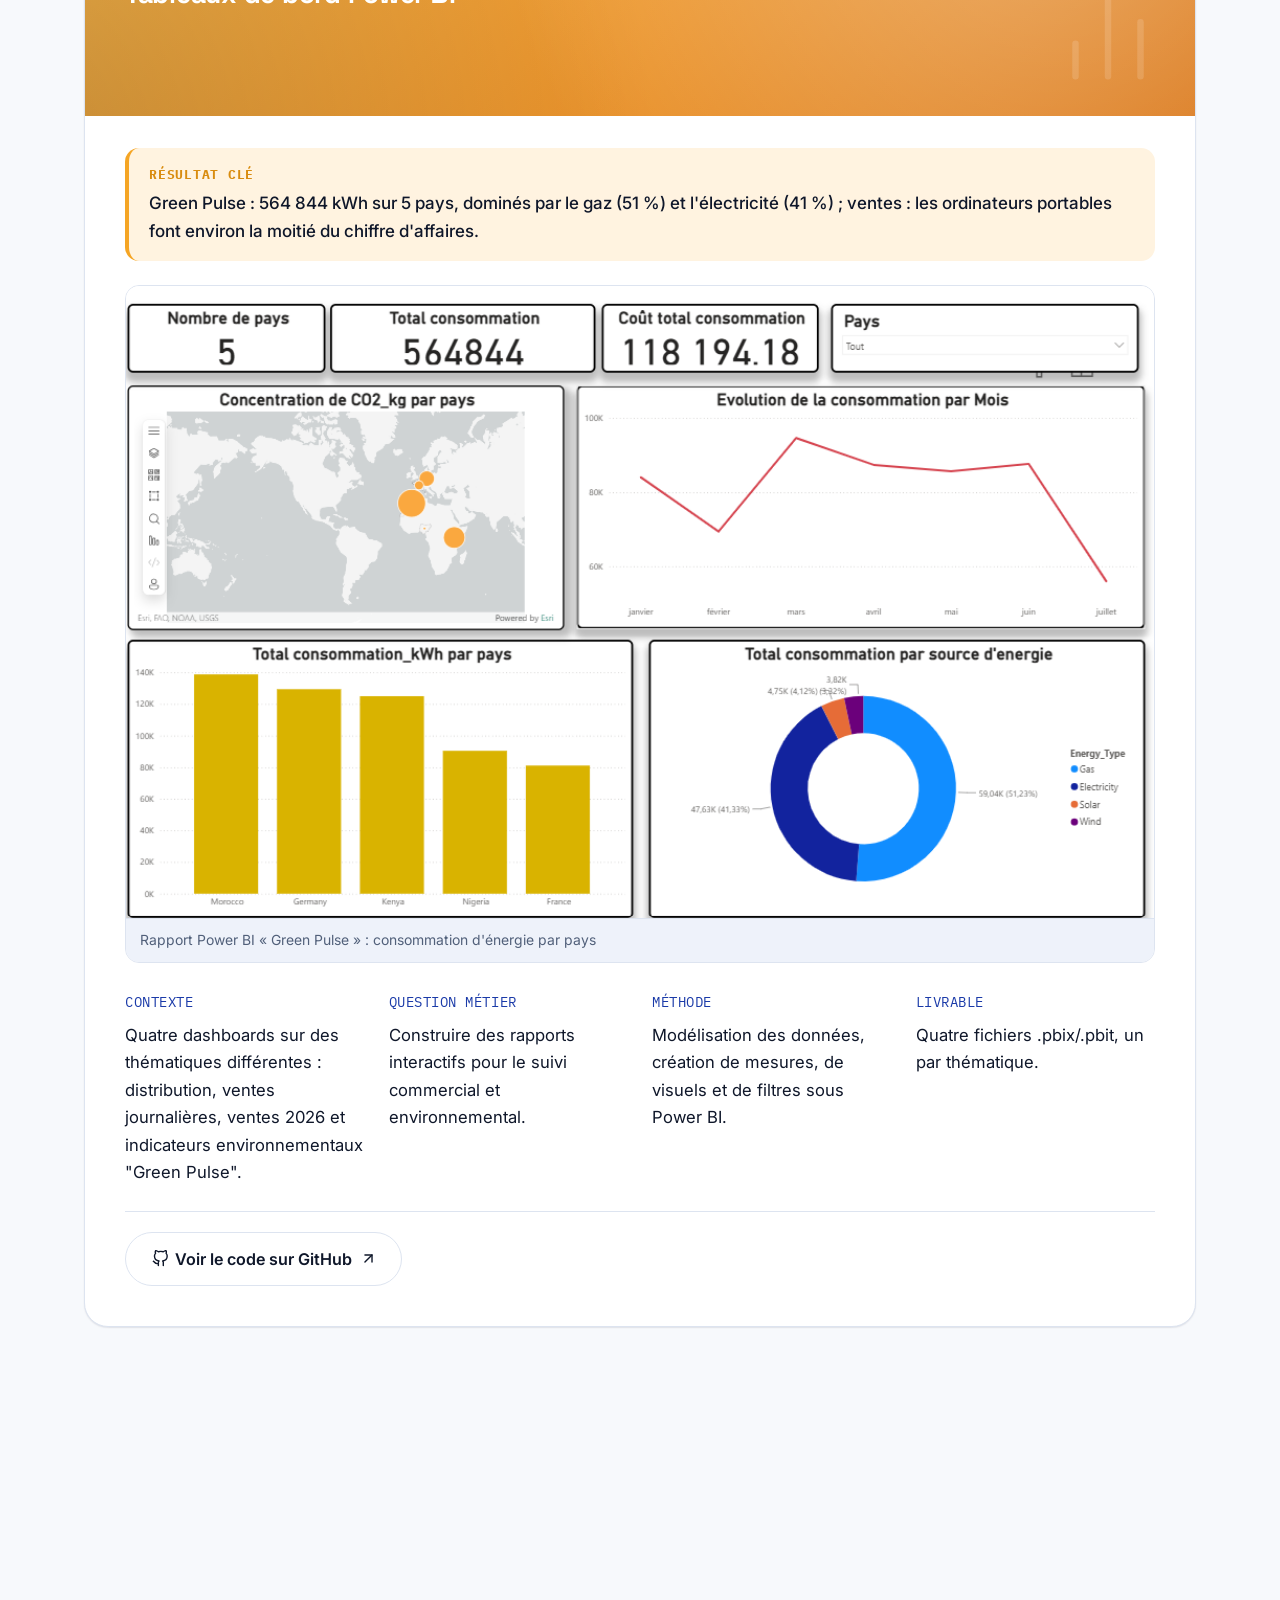
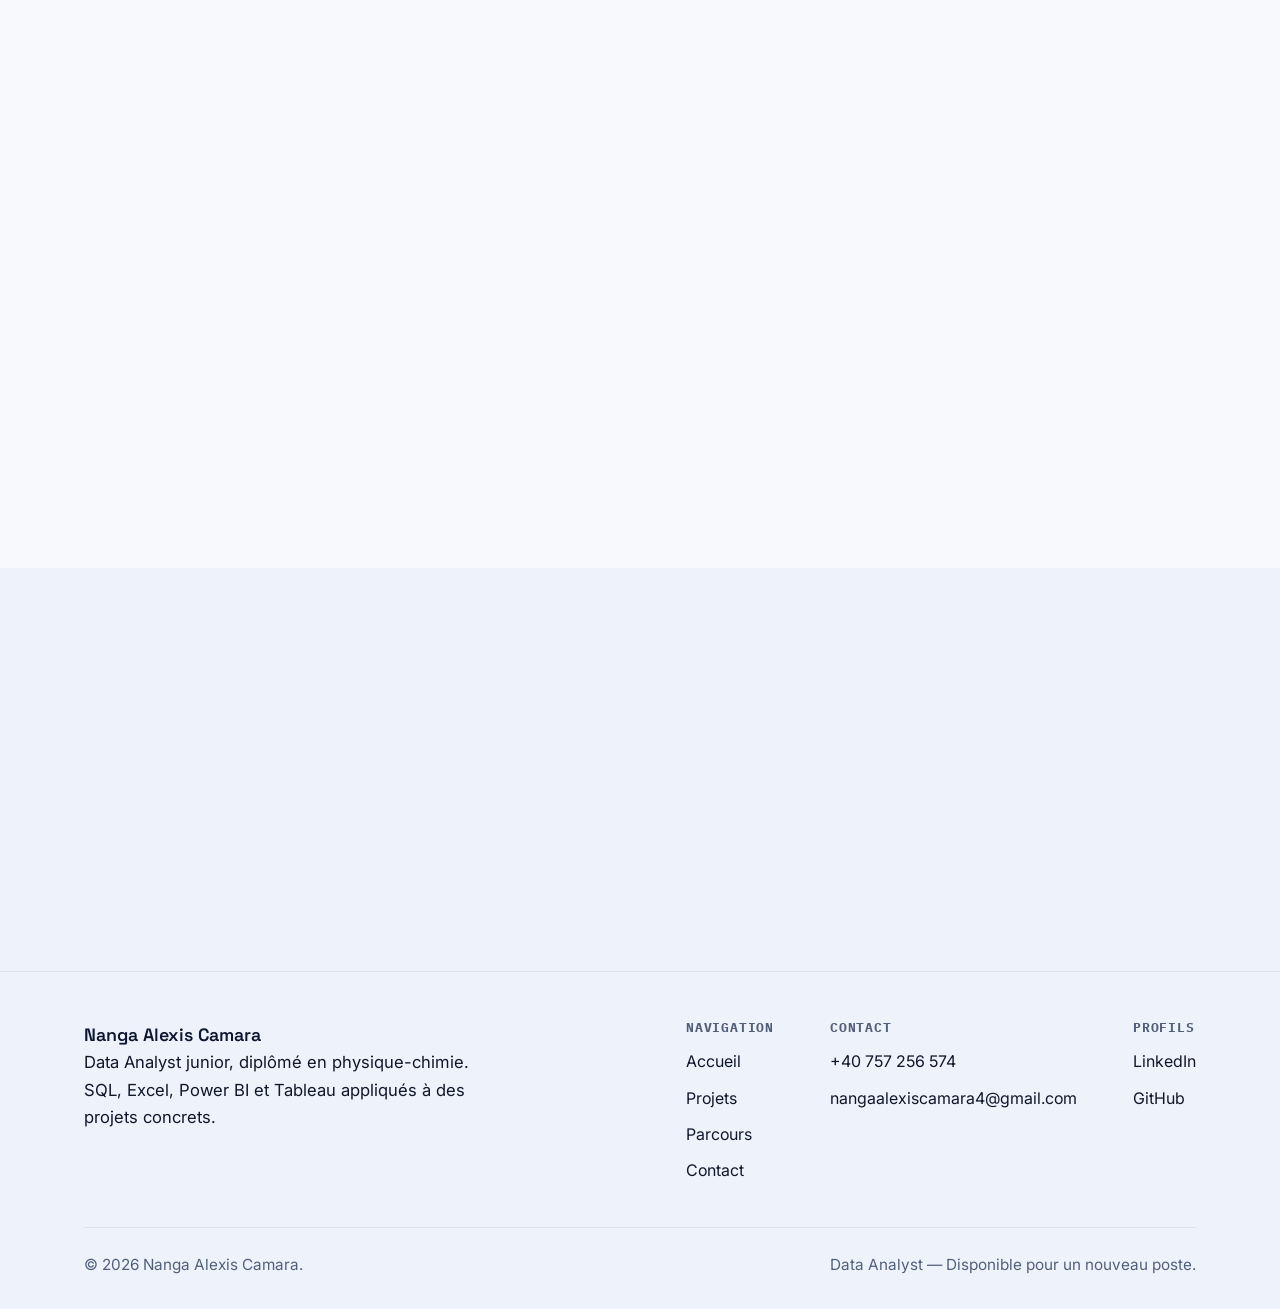
<file: projets.html>
<!DOCTYPE html>
<html lang="fr">
<head>
<meta charset="UTF-8">
<meta name="viewport" content="width=device-width, initial-scale=1.0">
<title>Projets Data Analyst — Nanga Alexis Camara</title>
<meta name="description" content="11 études de cas Data Analyst : SQL (NovaShop, DataLendo, Minex Africa, Kora Distribution, Kora Assurances), Excel (TechStore, PharmaCare, NovaPeople, Excel essentiel), Power BI (dashboards) et Tableau (British Airways). Contexte, méthode et livrables détaillés.">
<link rel="icon" type="image/svg+xml" href="assets/favicon.svg">
<link rel="alternate" hreflang="fr" href="https://portfolio-nanga.vercel.app/projets.html">
<link rel="alternate" hreflang="en" href="https://portfolio-nanga.vercel.app/en/projects.html">
<link rel="preconnect" href="https://fonts.googleapis.com">
<link rel="preconnect" href="https://fonts.gstatic.com" crossorigin>
<link href="https://fonts.googleapis.com/css2?family=Space+Grotesk:wght@500;600;700&family=Inter:wght@400;500;600;700&family=IBM+Plex+Mono:wght@400;500&display=swap" rel="stylesheet">
<link rel="stylesheet" href="css/style.css?v=6">
</head>
<body>

<header class="site-header">
  <nav class="nav container">
    <a href="index.html" class="brand">
      <span class="brand-name">Nanga Alexis Camara</span>
      <span class="brand-role">Data Analyst</span>
    </a>
    <button class="nav-toggle" aria-label="Ouvrir le menu" aria-expanded="false">
      <span></span>
    </button>
    <div class="nav-links">
      <a href="index.html" data-nav="index.html">Accueil</a>
      <a href="projets.html" data-nav="projets.html">Projets</a>
      <a href="parcours.html" data-nav="parcours.html">Parcours</a>
      <a href="contact.html" data-nav="contact.html">Contact</a>
      <div class="nav-actions">
        <a href="en/projects.html" class="lang-switch" hreflang="en" lang="en" aria-label="English version">EN</a>
        <a href="contact.html" class="btn btn-primary">Me contacter</a>
      </div>
    </div>
  </nav>
  <div class="scroll-progress"><span></span></div>
</header>

<main>

  <section style="padding-bottom: 40px;">
    <div class="container">
      <div class="section-head">
        <span class="section-label">Portfolio de projets</span>
        <h1>Onze projets, onze questions métier résolues</h1>
        <p>Chaque projet part d'un contexte de données réel (fictif à des fins pédagogiques) et suit la même logique&nbsp;: comprendre la question métier, choisir la méthode, produire un livrable exploitable.</p>
      </div>
    </div>
  </section>

  <section style="padding-top: 0;">
    <div class="container">

      <!-- PROJET 1 — SQL NovaShop -->
      <article class="case-study" id="novashop" data-reveal>
        <div class="case-head case-head-sql">
          <div>
            <span class="case-number">Projet 01</span>
            <h3>NovaShop — modélisation et requêtes e-commerce</h3>
          </div>
          <span class="case-tool-badge">SQL · MySQL</span>
          <div class="case-head-icon" aria-hidden="true"><svg viewBox="0 0 24 24" fill="none" stroke="currentColor" stroke-linecap="round" stroke-linejoin="round"><ellipse cx="12" cy="5" rx="9" ry="3"/><path d="M21 12c0 1.66-4 3-9 3s-9-1.34-9-3"/><path d="M3 5v14c0 1.66 4 3 9 3s9-1.34 9-3V5"/></svg></div>
        </div>
        <div class="case-content">
        <div class="case-body">
          <div class="case-block">
            <span class="mono">Contexte</span>
            <p>Un jeu de données e-commerce fictif regroupant clients, produits et commandes, à modéliser sous forme de base relationnelle.</p>
          </div>
          <div class="case-block">
            <span class="mono">Question métier</span>
            <p>Répondre à un questionnaire business à partir des données clients, produits et commandes.</p>
          </div>
          <div class="case-block">
            <span class="mono">Méthode</span>
            <p>Création du schéma et des tables sous MySQL, puis écriture des requêtes SQL répondant à chaque question posée.</p>
          </div>
          <div class="case-block">
            <span class="mono">Livrable</span>
            <p>Script de création de base de données et fichier de requêtes répondant point par point au questionnaire.</p>
          </div>
        </div>
        <div class="case-footer">
          <a href="https://github.com/nangaalexiscamara4pixel/Traveaux-SQL_1" target="_blank" rel="noopener" class="btn btn-outline"><svg class="icon" viewBox="0 0 24 24"><path d="M9 19c-5 1.5-5-2.5-7-3m14 6v-3.87a3.37 3.37 0 0 0-.94-2.61c3.14-.35 6.44-1.54 6.44-7A5.44 5.44 0 0 0 20 4.77 5.07 5.07 0 0 0 19.91 1S18.73.65 16 2.48a13.38 13.38 0 0 0-7 0C6.27.65 5.09 1 5.09 1A5.07 5.07 0 0 0 5 4.77a5.44 5.44 0 0 0-1.5 3.78c0 5.42 3.3 6.61 6.44 7A3.37 3.37 0 0 0 9 18.13V22"/></svg> Voir le code sur GitHub <svg class="icon" viewBox="0 0 24 24"><line x1="7" y1="17" x2="17" y2="7"/><polyline points="7 7 17 7 17 17"/></svg></a>
        </div>
        </div>
      </article>

      <!-- PROJET 2 — SQL DataLendo -->
      <article class="case-study" id="datalendo" data-reveal>
        <div class="case-head case-head-sql">
          <div>
            <span class="case-number">Projet 02</span>
            <h3>DataLendo — analyse commerciale retail</h3>
          </div>
          <span class="case-tool-badge">SQL</span>
          <div class="case-head-icon" aria-hidden="true"><svg viewBox="0 0 24 24" fill="none" stroke="currentColor" stroke-linecap="round" stroke-linejoin="round"><ellipse cx="12" cy="5" rx="9" ry="3"/><path d="M21 12c0 1.66-4 3-9 3s-9-1.34-9-3"/><path d="M3 5v14c0 1.66 4 3 9 3s9-1.34 9-3V5"/></svg></div>
        </div>
        <div class="case-content">
        <div class="case-body">
          <div class="case-block">
            <span class="mono">Contexte</span>
            <p>Données clients, produits, ventes et paiements d'une enseigne retail fictive, réparties sur quatre tables liées.</p>
          </div>
          <div class="case-block">
            <span class="mono">Question métier</span>
            <p>Croiser ces quatre tables pour répondre à des questions d'analyse commerciale.</p>
          </div>
          <div class="case-block">
            <span class="mono">Méthode</span>
            <p>Écriture de requêtes SQL de jointure et d'agrégation entre les quatre tables du modèle.</p>
          </div>
          <div class="case-block">
            <span class="mono">Livrable</span>
            <p>Rapport de projet accompagné d'un script SQL documenté.</p>
          </div>
        </div>
        <div class="case-footer">
          <a href="https://github.com/nangaalexiscamara4pixel/Traveaux-SQL" target="_blank" rel="noopener" class="btn btn-outline"><svg class="icon" viewBox="0 0 24 24"><path d="M9 19c-5 1.5-5-2.5-7-3m14 6v-3.87a3.37 3.37 0 0 0-.94-2.61c3.14-.35 6.44-1.54 6.44-7A5.44 5.44 0 0 0 20 4.77 5.07 5.07 0 0 0 19.91 1S18.73.65 16 2.48a13.38 13.38 0 0 0-7 0C6.27.65 5.09 1 5.09 1A5.07 5.07 0 0 0 5 4.77a5.44 5.44 0 0 0-1.5 3.78c0 5.42 3.3 6.61 6.44 7A3.37 3.37 0 0 0 9 18.13V22"/></svg> Voir le code sur GitHub <svg class="icon" viewBox="0 0 24 24"><line x1="7" y1="17" x2="17" y2="7"/><polyline points="7 7 17 7 17 17"/></svg></a>
        </div>
        </div>
      </article>

      <!-- PROJET 3 — SQL Minex Africa -->
      <article class="case-study" id="minex-africa" data-reveal>
        <div class="case-head case-head-sql">
          <div>
            <span class="case-number">Projet 03</span>
            <h3>Minex Africa — analyse d'une activité minière</h3>
          </div>
          <span class="case-tool-badge">SQL · MySQL</span>
          <div class="case-head-icon" aria-hidden="true"><svg viewBox="0 0 24 24" fill="none" stroke="currentColor" stroke-linecap="round" stroke-linejoin="round"><ellipse cx="12" cy="5" rx="9" ry="3"/><path d="M21 12c0 1.66-4 3-9 3s-9-1.34-9-3"/><path d="M3 5v14c0 1.66 4 3 9 3s9-1.34 9-3V5"/></svg></div>
        </div>
        <div class="case-content">
        <div class="case-result"><div><strong>Résultat clé</strong><p>Base de 5 tables, 28 requêtes SQL sur 6 niveaux et 7 indicateurs clés (chiffre d'affaires, volumes, coûts, effectifs) pour piloter les sites miniers.</p></div></div>
        <div class="case-body">
          <div class="case-block">
            <span class="mono">Contexte</span>
            <p>Entreprise minière fictive opérant sur plusieurs sites en Afrique&nbsp;: sites, employés, minerais, extractions et ventes répartis sur cinq tables liées.</p>
          </div>
          <div class="case-block">
            <span class="mono">Question métier</span>
            <p>Suivre les ressources humaines, les volumes extraits et les performances commerciales pour identifier les sites, minerais et clients les plus importants.</p>
          </div>
          <div class="case-block">
            <span class="mono">Méthode</span>
            <p>28 requêtes SQL réparties sur six niveaux&nbsp;: filtres et tris, agrégations, calculs commerciaux, regroupements, jointures puis sous-requêtes d'analyse métier.</p>
          </div>
          <div class="case-block">
            <span class="mono">Livrable</span>
            <p>Script MySQL de création et d'alimentation de la base, requêtes commentées et sept indicateurs clés de performance.</p>
          </div>
        </div>
        <div class="case-footer">
          <a href="https://github.com/nangaalexiscamara4pixel/Projet_MySQL-Minex_Africa" target="_blank" rel="noopener" class="btn btn-outline"><svg class="icon" viewBox="0 0 24 24"><path d="M9 19c-5 1.5-5-2.5-7-3m14 6v-3.87a3.37 3.37 0 0 0-.94-2.61c3.14-.35 6.44-1.54 6.44-7A5.44 5.44 0 0 0 20 4.77 5.07 5.07 0 0 0 19.91 1S18.73.65 16 2.48a13.38 13.38 0 0 0-7 0C6.27.65 5.09 1 5.09 1A5.07 5.07 0 0 0 5 4.77a5.44 5.44 0 0 0-1.5 3.78c0 5.42 3.3 6.61 6.44 7A3.37 3.37 0 0 0 9 18.13V22"/></svg> Voir le code sur GitHub <svg class="icon" viewBox="0 0 24 24"><line x1="7" y1="17" x2="17" y2="7"/><polyline points="7 7 17 7 17 17"/></svg></a>
        </div>
        </div>
      </article>

      <!-- PROJET 4 — SQL Kora Distribution -->
      <article class="case-study" id="kora-distribution" data-reveal>
        <div class="case-head case-head-sql">
          <div>
            <span class="case-number">Projet 04</span>
            <h3>Kora Distribution — analyse commerciale et stocks</h3>
          </div>
          <span class="case-tool-badge">SQL · MySQL</span>
          <div class="case-head-icon" aria-hidden="true"><svg viewBox="0 0 24 24" fill="none" stroke="currentColor" stroke-linecap="round" stroke-linejoin="round"><ellipse cx="12" cy="5" rx="9" ry="3"/><path d="M21 12c0 1.66-4 3-9 3s-9-1.34-9-3"/><path d="M3 5v14c0 1.66 4 3 9 3s9-1.34 9-3V5"/></svg></div>
        </div>
        <div class="case-content">
        <div class="case-body">
          <div class="case-block">
            <span class="mono">Contexte</span>
            <p>Distributeur fictif de produits électroniques et informatiques&nbsp;: clients, produits, commerciaux, commandes et détails de commandes sur cinq tables.</p>
          </div>
          <div class="case-block">
            <span class="mono">Question métier</span>
            <p>Analyser le catalogue, les commandes et les stocks&nbsp;: produits les plus chers, prix moyen par catégorie, commandes en cours ou annulées, valeur du stock.</p>
          </div>
          <div class="case-block">
            <span class="mono">Méthode</span>
            <p>Requêtes de filtrage, de tri et d'agrégation, regroupements avec GROUP BY et HAVING, puis sous-requêtes pour comparer prix et stocks à la moyenne.</p>
          </div>
          <div class="case-block">
            <span class="mono">Livrable</span>
            <p>Script MySQL complet (création des tables, données et requêtes d'analyse) accompagné du questionnaire de niveau 1.</p>
          </div>
        </div>
        <div class="case-footer">
          <a href="https://github.com/nangaalexiscamara4pixel/Kora_Distribution-" target="_blank" rel="noopener" class="btn btn-outline"><svg class="icon" viewBox="0 0 24 24"><path d="M9 19c-5 1.5-5-2.5-7-3m14 6v-3.87a3.37 3.37 0 0 0-.94-2.61c3.14-.35 6.44-1.54 6.44-7A5.44 5.44 0 0 0 20 4.77 5.07 5.07 0 0 0 19.91 1S18.73.65 16 2.48a13.38 13.38 0 0 0-7 0C6.27.65 5.09 1 5.09 1A5.07 5.07 0 0 0 5 4.77a5.44 5.44 0 0 0-1.5 3.78c0 5.42 3.3 6.61 6.44 7A3.37 3.37 0 0 0 9 18.13V22"/></svg> Voir le code sur GitHub <svg class="icon" viewBox="0 0 24 24"><line x1="7" y1="17" x2="17" y2="7"/><polyline points="7 7 17 7 17 17"/></svg></a>
        </div>
        </div>
      </article>

      <!-- PROJET 5 — SQL Kora Assurances -->
      <article class="case-study" id="kora-assurances" data-reveal>
        <div class="case-head case-head-sql">
          <div>
            <span class="case-number">Projet 05</span>
            <h3>Kora Assurances — suivi des contrats et paiements</h3>
          </div>
          <span class="case-tool-badge">SQL · MySQL</span>
          <div class="case-head-icon" aria-hidden="true"><svg viewBox="0 0 24 24" fill="none" stroke="currentColor" stroke-linecap="round" stroke-linejoin="round"><ellipse cx="12" cy="5" rx="9" ry="3"/><path d="M21 12c0 1.66-4 3-9 3s-9-1.34-9-3"/><path d="M3 5v14c0 1.66 4 3 9 3s9-1.34 9-3V5"/></svg></div>
        </div>
        <div class="case-content">
        <div class="case-body">
          <div class="case-block">
            <span class="mono">Contexte</span>
            <p>Compagnie d'assurance fictive opérant en Guinée&nbsp;: assurés, produits d'assurance, agents, contrats et paiements reliés par clés primaires et étrangères.</p>
          </div>
          <div class="case-block">
            <span class="mono">Question métier</span>
            <p>Suivre les clients, les contrats souscrits, les produits les plus demandés et les paiements reçus.</p>
          </div>
          <div class="case-block">
            <span class="mono">Méthode</span>
            <p>Requêtes SQL progressives&nbsp;: sélection et filtres, agrégations, GROUP BY et HAVING, puis jointures entre les cinq tables pour produire des indicateurs métier.</p>
          </div>
          <div class="case-block">
            <span class="mono">Livrable</span>
            <p>Script MySQL de la base, requêtes répondant au questionnaire et README documentant le modèle de données.</p>
          </div>
        </div>
        <div class="case-footer">
          <a href="https://github.com/nangaalexiscamara4pixel/Projet_Kora_assurances_SQL" target="_blank" rel="noopener" class="btn btn-outline"><svg class="icon" viewBox="0 0 24 24"><path d="M9 19c-5 1.5-5-2.5-7-3m14 6v-3.87a3.37 3.37 0 0 0-.94-2.61c3.14-.35 6.44-1.54 6.44-7A5.44 5.44 0 0 0 20 4.77 5.07 5.07 0 0 0 19.91 1S18.73.65 16 2.48a13.38 13.38 0 0 0-7 0C6.27.65 5.09 1 5.09 1A5.07 5.07 0 0 0 5 4.77a5.44 5.44 0 0 0-1.5 3.78c0 5.42 3.3 6.61 6.44 7A3.37 3.37 0 0 0 9 18.13V22"/></svg> Voir le code sur GitHub <svg class="icon" viewBox="0 0 24 24"><line x1="7" y1="17" x2="17" y2="7"/><polyline points="7 7 17 7 17 17"/></svg></a>
        </div>
        </div>
      </article>

      <!-- PROJET 6 — Excel TechStore -->
      <article class="case-study" id="techstore" data-reveal>
        <div class="case-head case-head-excel">
          <div>
            <span class="case-number">Projet 06</span>
            <h3>TechStore — nettoyage et analyse de ventes</h3>
          </div>
          <span class="case-tool-badge">Excel</span>
          <div class="case-head-icon" aria-hidden="true"><svg viewBox="0 0 24 24" fill="none" stroke="currentColor" stroke-linecap="round" stroke-linejoin="round"><rect x="3" y="3" width="18" height="18" rx="2"/><line x1="3" y1="9" x2="21" y2="9"/><line x1="3" y1="15" x2="21" y2="15"/><line x1="9" y1="3" x2="9" y2="21"/><line x1="15" y1="3" x2="15" y2="21"/></svg></div>
        </div>
        <div class="case-content">
        <div class="case-body">
          <div class="case-block">
            <span class="mono">Contexte</span>
            <p>Données de ventes brutes d'une enseigne fictive, à nettoyer avant toute analyse.</p>
          </div>
          <div class="case-block">
            <span class="mono">Question métier</span>
            <p>Rendre lisibles des ventes brutes et en dégager des tendances exploitables.</p>
          </div>
          <div class="case-block">
            <span class="mono">Méthode</span>
            <p>Nettoyage des données avec Power Query, puis construction de tableaux croisés dynamiques et de graphiques.</p>
          </div>
          <div class="case-block">
            <span class="mono">Livrable</span>
            <p>Trois classeurs Excel&nbsp;: traitement des ventes, graphiques et exploitation d'un tableau croisé dynamique.</p>
          </div>
        </div>
        <div class="case-footer">
          <a href="https://github.com/nangaalexiscamara4pixel/Travaux-Excel" target="_blank" rel="noopener" class="btn btn-outline"><svg class="icon" viewBox="0 0 24 24"><path d="M9 19c-5 1.5-5-2.5-7-3m14 6v-3.87a3.37 3.37 0 0 0-.94-2.61c3.14-.35 6.44-1.54 6.44-7A5.44 5.44 0 0 0 20 4.77 5.07 5.07 0 0 0 19.91 1S18.73.65 16 2.48a13.38 13.38 0 0 0-7 0C6.27.65 5.09 1 5.09 1A5.07 5.07 0 0 0 5 4.77a5.44 5.44 0 0 0-1.5 3.78c0 5.42 3.3 6.61 6.44 7A3.37 3.37 0 0 0 9 18.13V22"/></svg> Voir le code sur GitHub <svg class="icon" viewBox="0 0 24 24"><line x1="7" y1="17" x2="17" y2="7"/><polyline points="7 7 17 7 17 17"/></svg></a>
        </div>
        </div>
      </article>

      <!-- PROJET 7 — Excel PharmaCare Distribution -->
      <article class="case-study" id="pharmacare" data-reveal>
        <div class="case-head case-head-excel">
          <div>
            <span class="case-number">Projet 07</span>
            <h3>PharmaCare Distribution — ventes et rentabilité pharmaceutiques</h3>
          </div>
          <span class="case-tool-badge">Excel</span>
          <div class="case-head-icon" aria-hidden="true"><svg viewBox="0 0 24 24" fill="none" stroke="currentColor" stroke-linecap="round" stroke-linejoin="round"><rect x="3" y="3" width="18" height="18" rx="2"/><line x1="3" y1="9" x2="21" y2="9"/><line x1="3" y1="15" x2="21" y2="15"/><line x1="9" y1="3" x2="9" y2="21"/><line x1="15" y1="3" x2="15" y2="21"/></svg></div>
        </div>
        <div class="case-content">
        <div class="case-result"><div><strong>Résultat clé</strong><p>Marge brute de 33 739 (43,3 %)&nbsp;: le sirop antitussif est à la fois le produit le plus vendu et le plus rentable, et Cluj est la meilleure région.</p></div></div>
        <figure class="case-visual"><img src="assets/projects/pharmacare.png" alt="Tableau de bord PharmaCare Distribution 2025" loading="lazy"><figcaption>Tableau de bord Excel destiné à la direction</figcaption></figure>
        <div class="case-body">
          <div class="case-block">
            <span class="mono">Contexte</span>
            <p>Distributeur pharmaceutique fictif&nbsp;: 500 transactions de vente sur l'année 2025, 15 produits, 5 régions et 5 commerciaux.</p>
          </div>
          <div class="case-block">
            <span class="mono">Question métier</span>
            <p>Mesurer la performance commerciale, la marge brute et le niveau des stocks pour aider la direction à décider, à travers 13 questions d'analyse.</p>
          </div>
          <div class="case-block">
            <span class="mono">Méthode</span>
            <p>Formules SOMME.SI, RECHERCHEV, INDEX / EQUIV, UNIQUE et MOIS ; calcul de la marge brute par produit (33 739, soit 43,3 %) ; graphiques.</p>
          </div>
          <div class="case-block">
            <span class="mono">Livrable</span>
            <p>Classeur Excel structuré (données, analyse, marge) et tableau de bord destiné à la direction.</p>
          </div>
        </div>
        <div class="case-footer">
          <a href="https://github.com/nangaalexiscamara4pixel/PharmaCare-Distribution" target="_blank" rel="noopener" class="btn btn-outline"><svg class="icon" viewBox="0 0 24 24"><path d="M9 19c-5 1.5-5-2.5-7-3m14 6v-3.87a3.37 3.37 0 0 0-.94-2.61c3.14-.35 6.44-1.54 6.44-7A5.44 5.44 0 0 0 20 4.77 5.07 5.07 0 0 0 19.91 1S18.73.65 16 2.48a13.38 13.38 0 0 0-7 0C6.27.65 5.09 1 5.09 1A5.07 5.07 0 0 0 5 4.77a5.44 5.44 0 0 0-1.5 3.78c0 5.42 3.3 6.61 6.44 7A3.37 3.37 0 0 0 9 18.13V22"/></svg> Voir le code sur GitHub <svg class="icon" viewBox="0 0 24 24"><line x1="7" y1="17" x2="17" y2="7"/><polyline points="7 7 17 7 17 17"/></svg></a>
        </div>
        </div>
      </article>

      <!-- PROJET 8 — Excel NovaPeople Services -->
      <article class="case-study" id="novapeople" data-reveal>
        <div class="case-head case-head-excel">
          <div>
            <span class="case-number">Projet 08</span>
            <h3>NovaPeople Services — HR Analytics</h3>
          </div>
          <span class="case-tool-badge">Excel</span>
          <div class="case-head-icon" aria-hidden="true"><svg viewBox="0 0 24 24" fill="none" stroke="currentColor" stroke-linecap="round" stroke-linejoin="round"><rect x="3" y="3" width="18" height="18" rx="2"/><line x1="3" y1="9" x2="21" y2="9"/><line x1="3" y1="15" x2="21" y2="15"/><line x1="9" y1="3" x2="9" y2="21"/><line x1="15" y1="3" x2="15" y2="21"/></svg></div>
        </div>
        <div class="case-content">
        <div class="case-result"><div><strong>Résultat clé</strong><p>13,8 % de départs sur 500 employés&nbsp;; le service informatique, le mieux payé, a le plus fort taux de départ (17,5 %).</p></div></div>
        <figure class="case-visual"><img src="assets/projects/novapeople.png" alt="Tableau de bord RH NovaPeople Services" loading="lazy"><figcaption>Tableau de bord RH dans Excel</figcaption></figure>
        <div class="case-body">
          <div class="case-block">
            <span class="mono">Contexte</span>
            <p>Entreprise de services fictive&nbsp;: base des employés de 2018 à 2025 avec départements, contrats, salaires, absences et heures de formation.</p>
          </div>
          <div class="case-block">
            <span class="mono">Question métier</span>
            <p>Comprendre la structure des effectifs et fournir des indicateurs RH&nbsp;: effectif actif, salaires par département et par contrat, absences, formation.</p>
          </div>
          <div class="case-block">
            <span class="mono">Méthode</span>
            <p>Calculs conditionnels et statistiques documentés dans une feuille d'analyse, sans modifier la base source, puis synthèse dans un tableau de bord.</p>
          </div>
          <div class="case-block">
            <span class="mono">Livrable</span>
            <p>Classeur d'analyse RH et tableau de bord avec KPI&nbsp;: effectif total et actif, salaire moyen, masse salariale, part des départs.</p>
          </div>
        </div>
        <div class="case-footer">
          <a href="https://github.com/nangaalexiscamara4pixel/Projet_NovaPeople-Service_excel-" target="_blank" rel="noopener" class="btn btn-outline"><svg class="icon" viewBox="0 0 24 24"><path d="M9 19c-5 1.5-5-2.5-7-3m14 6v-3.87a3.37 3.37 0 0 0-.94-2.61c3.14-.35 6.44-1.54 6.44-7A5.44 5.44 0 0 0 20 4.77 5.07 5.07 0 0 0 19.91 1S18.73.65 16 2.48a13.38 13.38 0 0 0-7 0C6.27.65 5.09 1 5.09 1A5.07 5.07 0 0 0 5 4.77a5.44 5.44 0 0 0-1.5 3.78c0 5.42 3.3 6.61 6.44 7A3.37 3.37 0 0 0 9 18.13V22"/></svg> Voir le code sur GitHub <svg class="icon" viewBox="0 0 24 24"><line x1="7" y1="17" x2="17" y2="7"/><polyline points="7 7 17 7 17 17"/></svg></a>
        </div>
        </div>
      </article>

      <!-- PROJET 9 — Excel Excel essentiel -->
      <article class="case-study" id="excel-essentiel" data-reveal>
        <div class="case-head case-head-excel">
          <div>
            <span class="case-number">Projet 09</span>
            <h3>Excel essentiel — fonctions et graphiques</h3>
          </div>
          <span class="case-tool-badge">Excel</span>
          <div class="case-head-icon" aria-hidden="true"><svg viewBox="0 0 24 24" fill="none" stroke="currentColor" stroke-linecap="round" stroke-linejoin="round"><rect x="3" y="3" width="18" height="18" rx="2"/><line x1="3" y1="9" x2="21" y2="9"/><line x1="3" y1="15" x2="21" y2="15"/><line x1="9" y1="3" x2="9" y2="21"/><line x1="15" y1="3" x2="15" y2="21"/></svg></div>
        </div>
        <div class="case-content">
        <div class="case-body">
          <div class="case-block">
            <span class="mono">Contexte</span>
            <p>Série de quatre classeurs d'exercices pratiques couvrant les fonctions incontournables d'Excel pour l'analyse de données.</p>
          </div>
          <div class="case-block">
            <span class="mono">Question métier</span>
            <p>Maîtriser les outils qui reviennent dans chaque mission&nbsp;: calculs conditionnels, logique, recherche de données et visualisation.</p>
          </div>
          <div class="case-block">
            <span class="mono">Méthode</span>
            <p>NB.SI, SOMME.SI.ENS et MOYENNE.SI.ENS, SI, ET, OU et SI.CONDITIONS, fonctions de dates, RECHERCHEV, RECHERCHEH et RECHERCHEX, puis 14 types de graphiques.</p>
          </div>
          <div class="case-block">
            <span class="mono">Livrable</span>
            <p>Quatre classeurs d'exercices corrigés, un mémo des fonctions et un mini-projet graphique sur des données d'entreprise.</p>
          </div>
        </div>
        <div class="case-footer">
          <a href="https://github.com/nangaalexiscamara4pixel/Projet_Excel-essentiel-" target="_blank" rel="noopener" class="btn btn-outline"><svg class="icon" viewBox="0 0 24 24"><path d="M9 19c-5 1.5-5-2.5-7-3m14 6v-3.87a3.37 3.37 0 0 0-.94-2.61c3.14-.35 6.44-1.54 6.44-7A5.44 5.44 0 0 0 20 4.77 5.07 5.07 0 0 0 19.91 1S18.73.65 16 2.48a13.38 13.38 0 0 0-7 0C6.27.65 5.09 1 5.09 1A5.07 5.07 0 0 0 5 4.77a5.44 5.44 0 0 0-1.5 3.78c0 5.42 3.3 6.61 6.44 7A3.37 3.37 0 0 0 9 18.13V22"/></svg> Voir le code sur GitHub <svg class="icon" viewBox="0 0 24 24"><line x1="7" y1="17" x2="17" y2="7"/><polyline points="7 7 17 7 17 17"/></svg></a>
        </div>
        </div>
      </article>

      <!-- PROJET 10 — Power BI -->
      <article class="case-study" id="powerbi" data-reveal>
        <div class="case-head case-head-powerbi">
          <div>
            <span class="case-number">Projet 10</span>
            <h3>Tableaux de bord Power BI</h3>
          </div>
          <span class="case-tool-badge">Power BI</span>
          <div class="case-head-icon" aria-hidden="true"><svg viewBox="0 0 24 24" fill="none" stroke="currentColor" stroke-linecap="round" stroke-linejoin="round"><line x1="18" y1="20" x2="18" y2="10"/><line x1="12" y1="20" x2="12" y2="4"/><line x1="6" y1="20" x2="6" y2="14"/></svg></div>
        </div>
        <div class="case-content">
        <div class="case-result"><div><strong>Résultat clé</strong><p>Green Pulse&nbsp;: 564 844 kWh sur 5 pays, dominés par le gaz (51 %) et l'électricité (41 %)&nbsp;; ventes&nbsp;: les ordinateurs portables font environ la moitié du chiffre d'affaires.</p></div></div>
        <figure class="case-visual"><img src="assets/projects/powerbi-green-pulse.png" alt="Tableau de bord Power BI Green Pulse" loading="lazy"><figcaption>Rapport Power BI « Green Pulse » : consommation d'énergie par pays</figcaption></figure>
        <div class="case-body">
          <div class="case-block">
            <span class="mono">Contexte</span>
            <p>Quatre dashboards sur des thématiques différentes&nbsp;: distribution, ventes journalières, ventes 2026 et indicateurs environnementaux "Green Pulse".</p>
          </div>
          <div class="case-block">
            <span class="mono">Question métier</span>
            <p>Construire des rapports interactifs pour le suivi commercial et environnemental.</p>
          </div>
          <div class="case-block">
            <span class="mono">Méthode</span>
            <p>Modélisation des données, création de mesures, de visuels et de filtres sous Power BI.</p>
          </div>
          <div class="case-block">
            <span class="mono">Livrable</span>
            <p>Quatre fichiers .pbix/.pbit, un par thématique.</p>
          </div>
        </div>
        <div class="case-footer">
          <a href="https://github.com/nangaalexiscamara4pixel/Travaux-Power-BI" target="_blank" rel="noopener" class="btn btn-outline"><svg class="icon" viewBox="0 0 24 24"><path d="M9 19c-5 1.5-5-2.5-7-3m14 6v-3.87a3.37 3.37 0 0 0-.94-2.61c3.14-.35 6.44-1.54 6.44-7A5.44 5.44 0 0 0 20 4.77 5.07 5.07 0 0 0 19.91 1S18.73.65 16 2.48a13.38 13.38 0 0 0-7 0C6.27.65 5.09 1 5.09 1A5.07 5.07 0 0 0 5 4.77a5.44 5.44 0 0 0-1.5 3.78c0 5.42 3.3 6.61 6.44 7A3.37 3.37 0 0 0 9 18.13V22"/></svg> Voir le code sur GitHub <svg class="icon" viewBox="0 0 24 24"><line x1="7" y1="17" x2="17" y2="7"/><polyline points="7 7 17 7 17 17"/></svg></a>
        </div>
        </div>
      </article>

      <!-- PROJET 11 — Tableau British Airways -->
      <article class="case-study" id="british-airways" data-reveal>
        <div class="case-head case-head-tableau">
          <div>
            <span class="case-number">Projet 11</span>
            <h3>British Airways — satisfaction client</h3>
          </div>
          <span class="case-tool-badge">Tableau</span>
          <div class="case-head-icon" aria-hidden="true"><svg viewBox="0 0 24 24" fill="none" stroke="currentColor" stroke-linecap="round" stroke-linejoin="round"><path d="M21.21 15.89A10 10 0 1 1 8 2.83"/><path d="M22 12A10 10 0 0 0 12 2v10z"/></svg></div>
        </div>
        <div class="case-content">
        <div class="case-result"><div><strong>Résultat clé</strong><p>Seuls 43 % des passagers recommandent la compagnie&nbsp;; le divertissement à bord (1,4/5) est le point le plus faible, et les voyageurs d'affaires sont les moins satisfaits.</p></div></div>
        <div class="case-body">
          <div class="case-block">
            <span class="mono">Contexte</span>
            <p>Un ensemble d'avis clients British Airways à analyser.</p>
          </div>
          <div class="case-block">
            <span class="mono">Question métier</span>
            <p>Comprendre la satisfaction client à partir de ces avis.</p>
          </div>
          <div class="case-block">
            <span class="mono">Méthode</span>
            <p>Préparation des données sous Excel, puis construction d'un dashboard sous Tableau.</p>
          </div>
          <div class="case-block">
            <span class="mono">Livrable</span>
            <p>Dashboard Tableau interactif (carte, évolution mensuelle, comparaison par avion) et synthèse des facteurs de satisfaction.</p>
          </div>
        </div>
        <div class="case-footer">
          <a href="https://github.com/nangaalexiscamara4pixel/Traveaux-sur-Tableau" target="_blank" rel="noopener" class="btn btn-outline"><svg class="icon" viewBox="0 0 24 24"><path d="M9 19c-5 1.5-5-2.5-7-3m14 6v-3.87a3.37 3.37 0 0 0-.94-2.61c3.14-.35 6.44-1.54 6.44-7A5.44 5.44 0 0 0 20 4.77 5.07 5.07 0 0 0 19.91 1S18.73.65 16 2.48a13.38 13.38 0 0 0-7 0C6.27.65 5.09 1 5.09 1A5.07 5.07 0 0 0 5 4.77a5.44 5.44 0 0 0-1.5 3.78c0 5.42 3.3 6.61 6.44 7A3.37 3.37 0 0 0 9 18.13V22"/></svg> Voir le code sur GitHub <svg class="icon" viewBox="0 0 24 24"><line x1="7" y1="17" x2="17" y2="7"/><polyline points="7 7 17 7 17 17"/></svg></a>
        </div>
        </div>
      </article>

    </div>
  </section>

  <!-- CTA FIN DE PAGE -->
  <section class="section-alt">
    <div class="container">
      <div class="cta-banner" data-reveal>
        <div class="cta-banner-text">
          <h2>Convaincu&nbsp;?</h2>
          <p>Discutons de votre besoin et de la façon dont ces projets se transposent à vos données.</p>
        </div>
        <div class="cta-banner-actions">
          <a href="contact.html" class="btn btn-primary btn-lg">Discutons de votre besoin →</a>
        </div>
      </div>
    </div>
  </section>

</main>

<footer class="site-footer">
  <div class="container">
    <div class="footer-grid">
      <div class="footer-brand">
        <span class="brand-name">Nanga Alexis Camara</span>
        <p>Data Analyst junior, diplômé en physique-chimie. SQL, Excel, Power BI et Tableau appliqués à des projets concrets.</p>
      </div>
      <div class="footer-links">
        <div class="footer-col">
          <h4>Navigation</h4>
          <a href="index.html">Accueil</a>
          <a href="projets.html">Projets</a>
          <a href="parcours.html">Parcours</a>
          <a href="contact.html">Contact</a>
        </div>
        <div class="footer-col">
          <h4>Contact</h4>
          <a href="tel:+40757256574">+40 757 256 574</a>
          <a href="mailto:nangaalexiscamara4@gmail.com">nangaalexiscamara4@gmail.com</a>
        </div>
        <div class="footer-col">
          <h4>Profils</h4>
          <a href="https://www.linkedin.com/in/nanga-alexis-camara-292045242" target="_blank" rel="noopener">LinkedIn</a>
          <a href="https://github.com/nangaalexiscamara4pixel" target="_blank" rel="noopener">GitHub</a>
        </div>
      </div>
    </div>
    <div class="footer-bottom">
      <span>© 2026 Nanga Alexis Camara.</span>
      <span>Data Analyst — Disponible pour un nouveau poste.</span>
    </div>
  </div>
</footer>

<script src="js/main.js?v=2"></script>
</body>
</html>
</file>
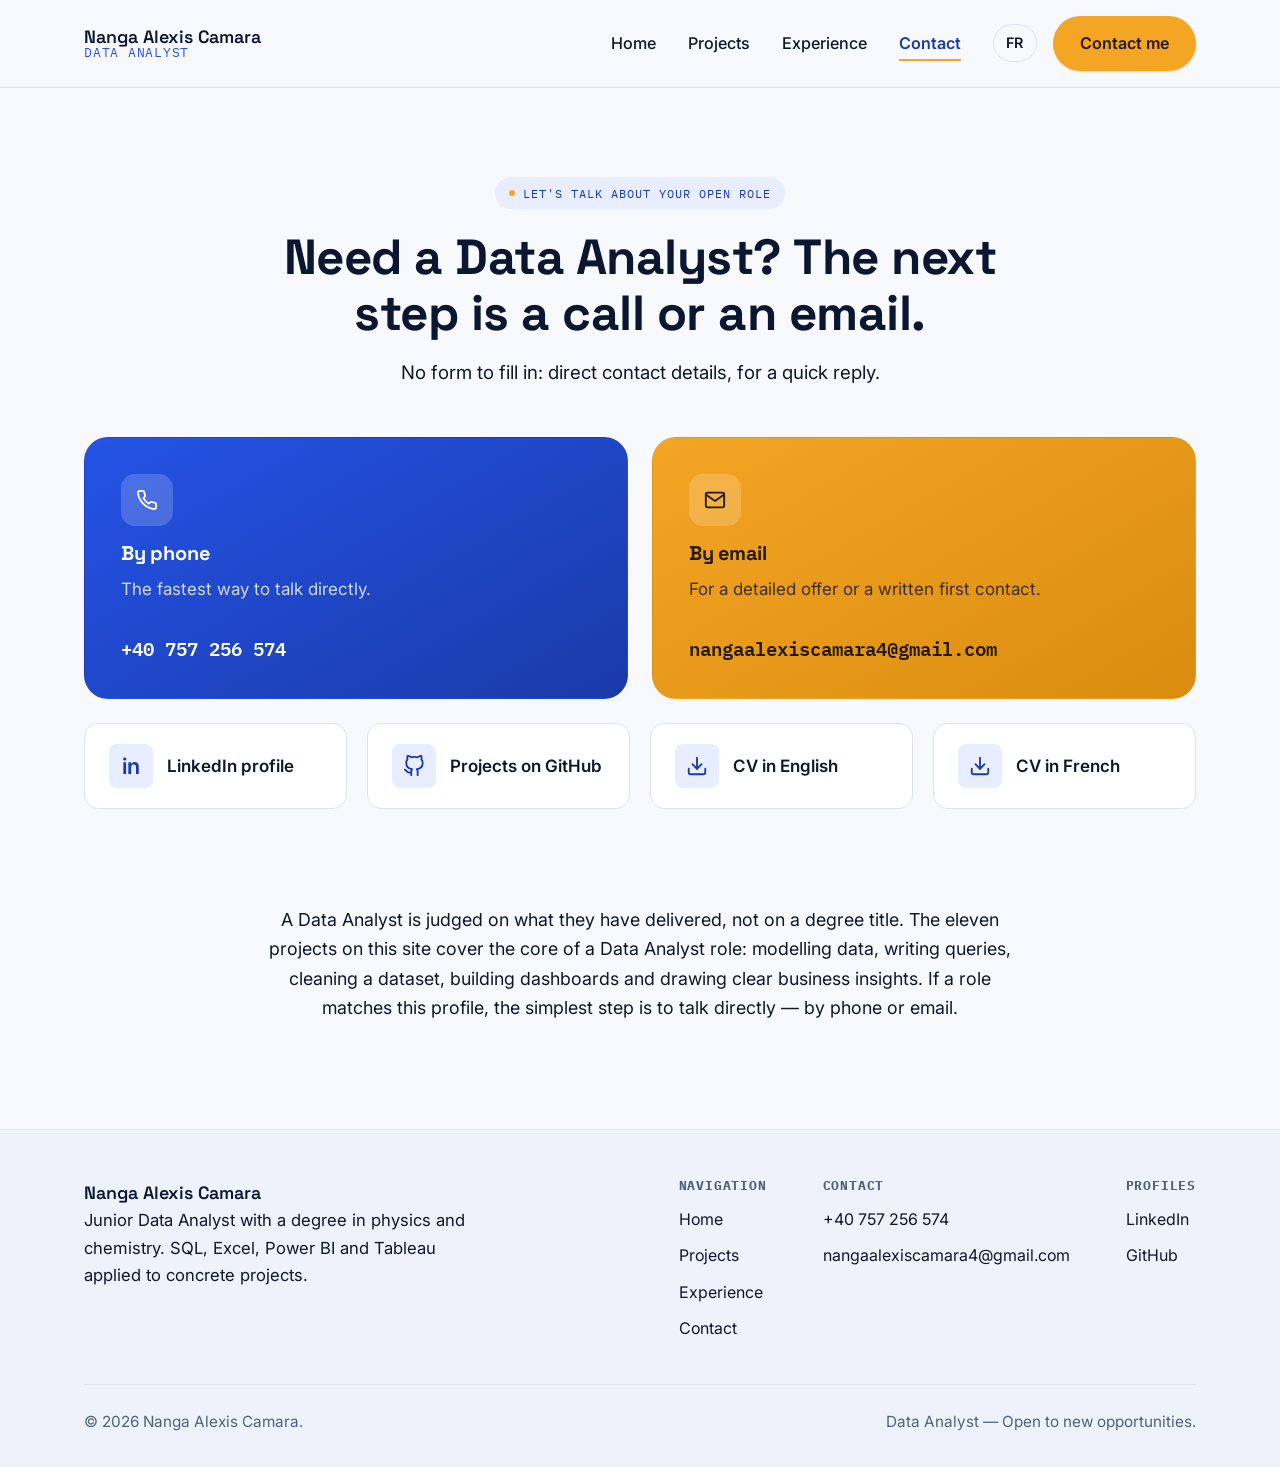
<file: en/contact.html>
<!DOCTYPE html>
<html lang="en">
<head>
<meta charset="UTF-8">
<meta name="viewport" content="width=device-width, initial-scale=1.0">
<title>Contact — Nanga Alexis Camara, Data Analyst</title>
<meta name="description" content="Contact Nanga Alexis Camara by phone or email about a Data Analyst role. Quick reply, direct contact details and LinkedIn/GitHub profiles.">
<link rel="icon" type="image/svg+xml" href="../assets/favicon.svg">
<link rel="alternate" hreflang="fr" href="https://portfolio-nanga.vercel.app/contact.html">
<link rel="alternate" hreflang="en" href="https://portfolio-nanga.vercel.app/en/contact.html">
<link rel="preconnect" href="https://fonts.googleapis.com">
<link rel="preconnect" href="https://fonts.gstatic.com" crossorigin>
<link href="https://fonts.googleapis.com/css2?family=Space+Grotesk:wght@500;600;700&family=Inter:wght@400;500;600;700&family=IBM+Plex+Mono:wght@400;500&display=swap" rel="stylesheet">
<link rel="stylesheet" href="../css/style.css?v=6">
</head>
<body>

<header class="site-header">
  <nav class="nav container">
    <a href="index.html" class="brand">
      <span class="brand-name">Nanga Alexis Camara</span>
      <span class="brand-role">Data Analyst</span>
    </a>
    <button class="nav-toggle" aria-label="Open the menu" aria-expanded="false">
      <span></span>
    </button>
    <div class="nav-links">
      <a href="index.html" data-nav="index.html">Home</a>
      <a href="projects.html" data-nav="projects.html">Projects</a>
      <a href="experience.html" data-nav="experience.html">Experience</a>
      <a href="contact.html" data-nav="contact.html">Contact</a>
      <div class="nav-actions">
        <a href="../contact.html" class="lang-switch" hreflang="fr" lang="fr" aria-label="Version française">FR</a>
        <a href="contact.html" class="btn btn-primary">Contact me</a>
      </div>
    </div>
  </nav>
  <div class="scroll-progress"><span></span></div>
</header>

<main>

  <section class="contact-hero">
    <div class="container">
      <span class="eyebrow">Let's talk about your open role</span>
      <h1>Need a Data Analyst? The next step is a call or an email.</h1>
      <p>No form to fill in: direct contact details, for a quick reply.</p>
    </div>
  </section>

  <section style="padding-top: 0;">
    <div class="container">

      <div class="contact-grid">
        <a href="tel:+40757256574" class="contact-card primary" data-reveal>
          <div class="contact-icon"><svg class="icon" viewBox="0 0 24 24"><path d="M22 16.92v3a2 2 0 0 1-2.18 2 19.79 19.79 0 0 1-8.63-3.07 19.5 19.5 0 0 1-6-6 19.79 19.79 0 0 1-3.07-8.67A2 2 0 0 1 4.11 2h3a2 2 0 0 1 2 1.72c.127.96.361 1.903.7 2.81a2 2 0 0 1-.45 2.11L8.09 9.91a16 16 0 0 0 6 6l1.27-1.27a2 2 0 0 1 2.11-.45c.907.339 1.85.573 2.81.7A2 2 0 0 1 22 16.92z"/></svg></div>
          <div>
            <h3>By phone</h3>
            <p>The fastest way to talk directly.</p>
          </div>
          <span class="contact-value">+40 757 256 574</span>
        </a>

        <a href="mailto:nangaalexiscamara4@gmail.com" class="contact-card accent" data-reveal>
          <div class="contact-icon"><svg class="icon" viewBox="0 0 24 24"><path d="M4 4h16a2 2 0 0 1 2 2v12a2 2 0 0 1-2 2H4a2 2 0 0 1-2-2V6a2 2 0 0 1 2-2z"/><path d="m22 6-10 7L2 6"/></svg></div>
          <div>
            <h3>By email</h3>
            <p>For a detailed offer or a written first contact.</p>
          </div>
          <span class="contact-value">nangaalexiscamara4@gmail.com</span>
        </a>
      </div>

      <div class="secondary-links">
        <a href="https://www.linkedin.com/in/nanga-alexis-camara-292045242" target="_blank" rel="noopener" class="secondary-link">
          <div class="card-icon">in</div>
          <span>LinkedIn profile</span>
        </a>
        <a href="https://github.com/nangaalexiscamara4pixel" target="_blank" rel="noopener" class="secondary-link">
          <div class="card-icon"><svg class="icon" viewBox="0 0 24 24"><path d="M9 19c-5 1.5-5-2.5-7-3m14 6v-3.87a3.37 3.37 0 0 0-.94-2.61c3.14-.35 6.44-1.54 6.44-7A5.44 5.44 0 0 0 20 4.77 5.07 5.07 0 0 0 19.91 1S18.73.65 16 2.48a13.38 13.38 0 0 0-7 0C6.27.65 5.09 1 5.09 1A5.07 5.07 0 0 0 5 4.77a5.44 5.44 0 0 0-1.5 3.78c0 5.42 3.3 6.61 6.44 7A3.37 3.37 0 0 0 9 18.13V22"/></svg></div>
          <span>Projects on GitHub</span>
        </a>
        <a href="../assets/CV-Nanga-Alexis-Camara-EN.pdf" download class="secondary-link">
          <div class="card-icon"><svg class="icon" viewBox="0 0 24 24"><path d="M21 15v4a2 2 0 0 1-2 2H5a2 2 0 0 1-2-2v-4"/><polyline points="7 10 12 15 17 10"/><line x1="12" y1="15" x2="12" y2="3"/></svg></div>
          <span>CV in English</span>
        </a>
        <a href="../assets/CV-Nanga-Alexis-Camara-FR.pdf" download class="secondary-link">
          <div class="card-icon"><svg class="icon" viewBox="0 0 24 24"><path d="M21 15v4a2 2 0 0 1-2 2H5a2 2 0 0 1-2-2v-4"/><polyline points="7 10 12 15 17 10"/><line x1="12" y1="15" x2="12" y2="3"/></svg></div>
          <span>CV in French</span>
        </a>
      </div>

      <div class="closing-note">
        <p>
          A Data Analyst is judged on what they have delivered, not on a degree title. The eleven projects on this site cover the core of a Data Analyst role: modelling data, writing queries, cleaning a dataset, building dashboards and drawing clear business insights. If a role matches this profile, the simplest step is to talk directly — by phone or email.
        </p>
      </div>

    </div>
  </section>

</main>

<footer class="site-footer">
  <div class="container">
    <div class="footer-grid">
      <div class="footer-brand">
        <span class="brand-name">Nanga Alexis Camara</span>
        <p>Junior Data Analyst with a degree in physics and chemistry. SQL, Excel, Power BI and Tableau applied to concrete projects.</p>
      </div>
      <div class="footer-links">
        <div class="footer-col">
          <h4>Navigation</h4>
          <a href="index.html">Home</a>
          <a href="projects.html">Projects</a>
          <a href="experience.html">Experience</a>
          <a href="contact.html">Contact</a>
        </div>
        <div class="footer-col">
          <h4>Contact</h4>
          <a href="tel:+40757256574">+40 757 256 574</a>
          <a href="mailto:nangaalexiscamara4@gmail.com">nangaalexiscamara4@gmail.com</a>
        </div>
        <div class="footer-col">
          <h4>Profiles</h4>
          <a href="https://www.linkedin.com/in/nanga-alexis-camara-292045242" target="_blank" rel="noopener">LinkedIn</a>
          <a href="https://github.com/nangaalexiscamara4pixel" target="_blank" rel="noopener">GitHub</a>
        </div>
      </div>
    </div>
    <div class="footer-bottom">
      <span>© 2026 Nanga Alexis Camara.</span>
      <span>Data Analyst — Open to new opportunities.</span>
    </div>
  </div>
</footer>

<script src="../js/main.js?v=2"></script>
</body>
</html>
</file>
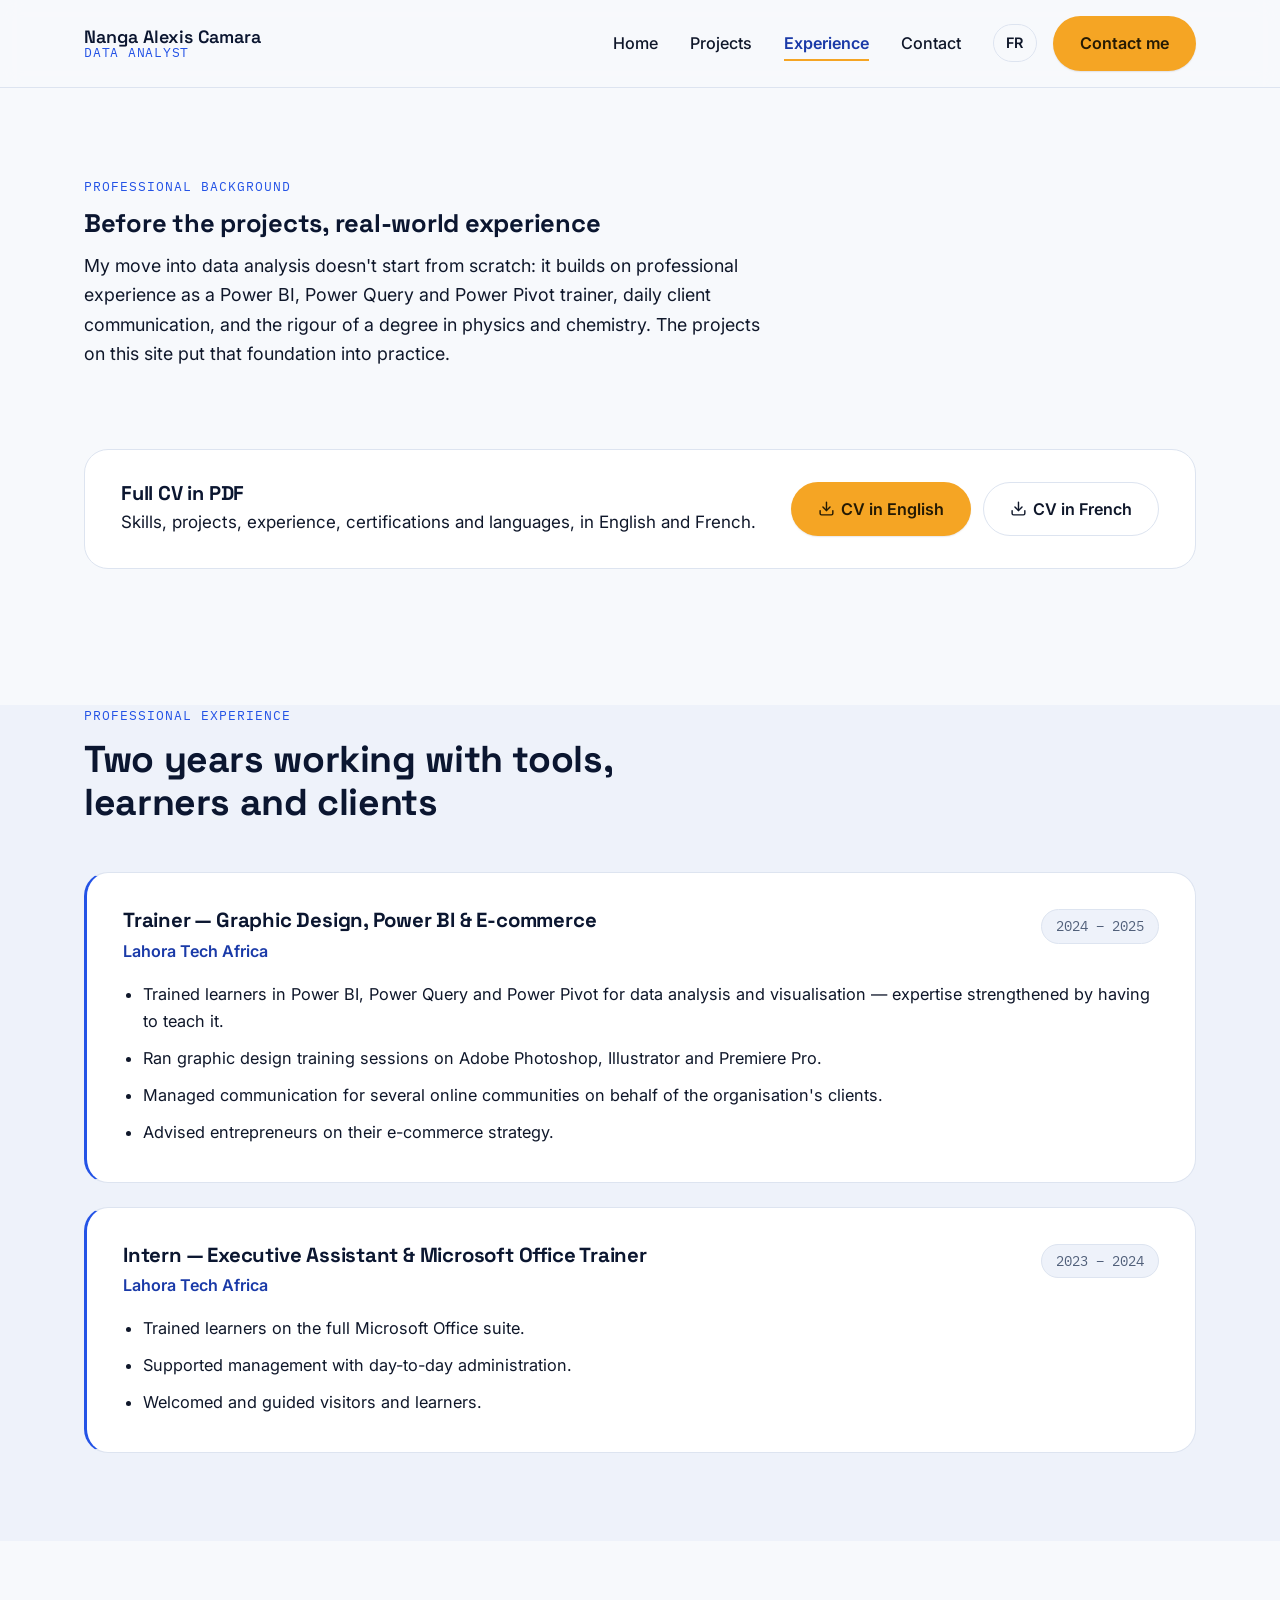
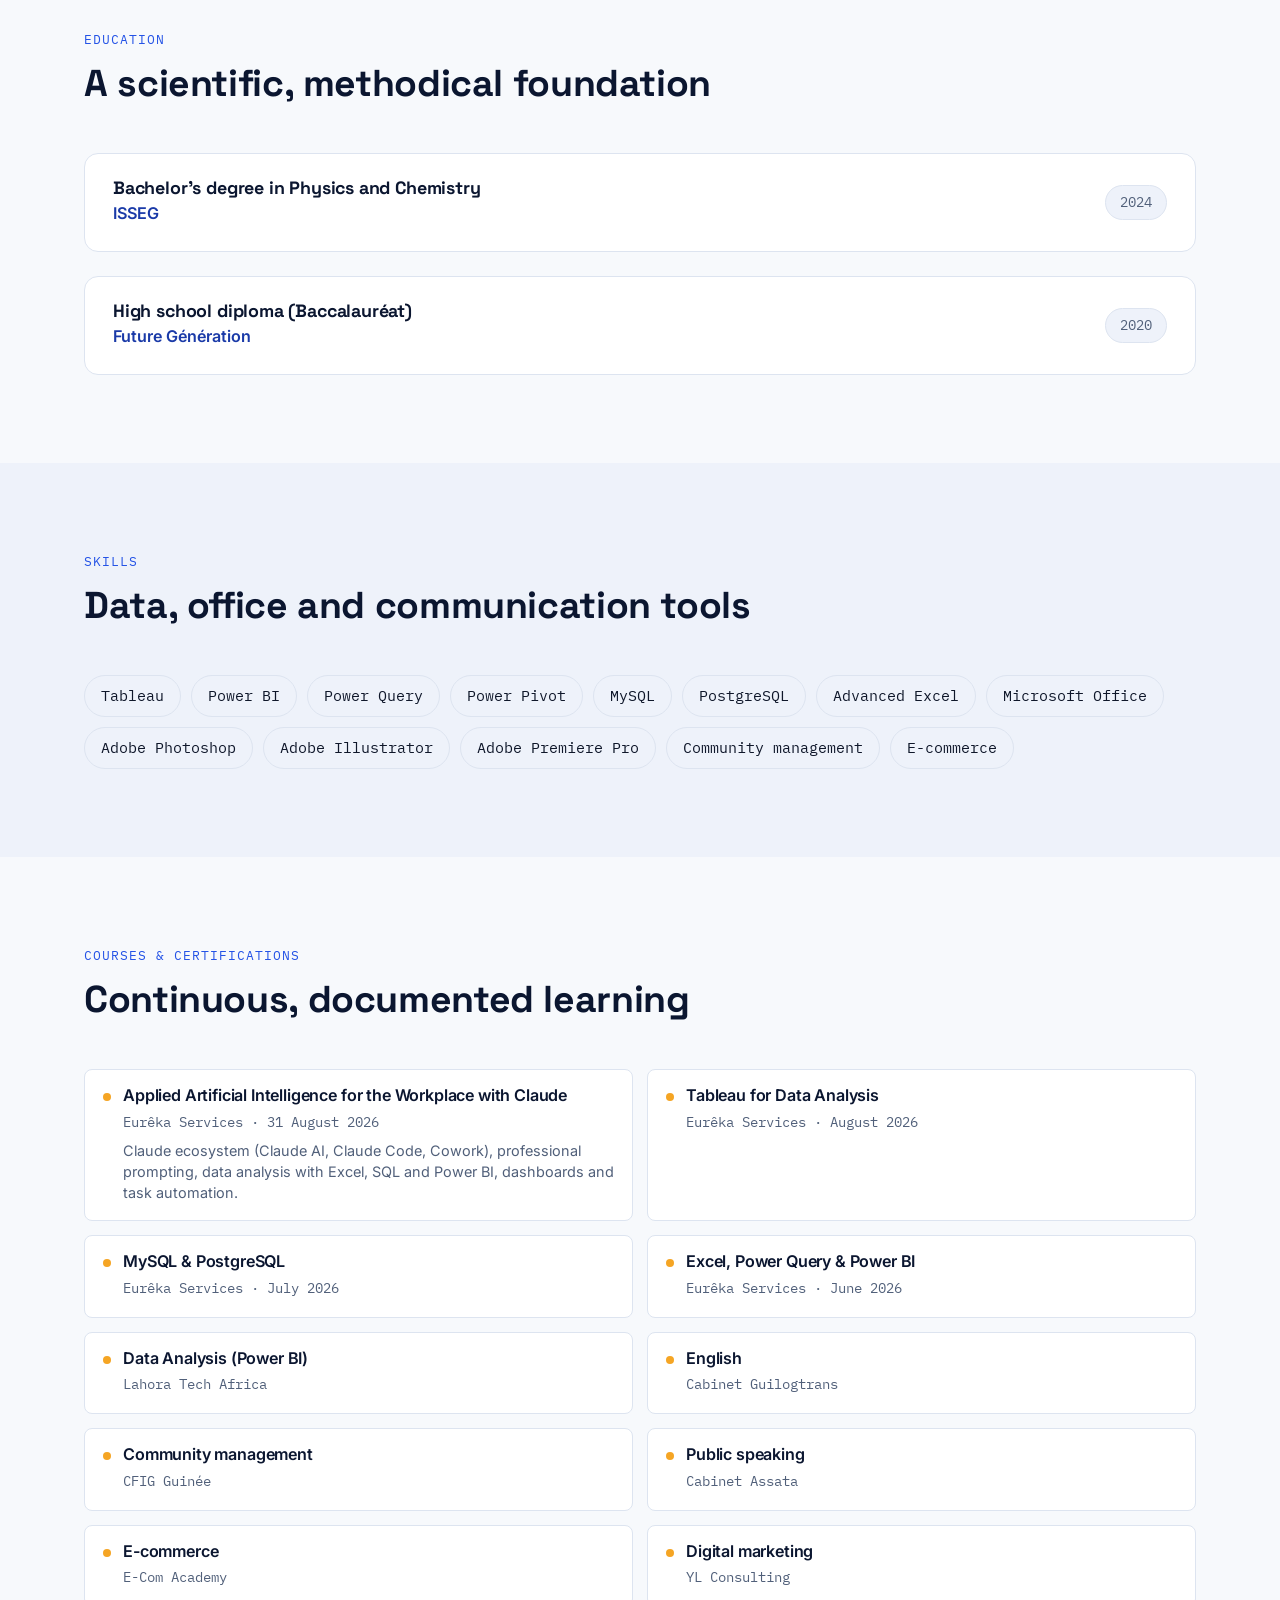
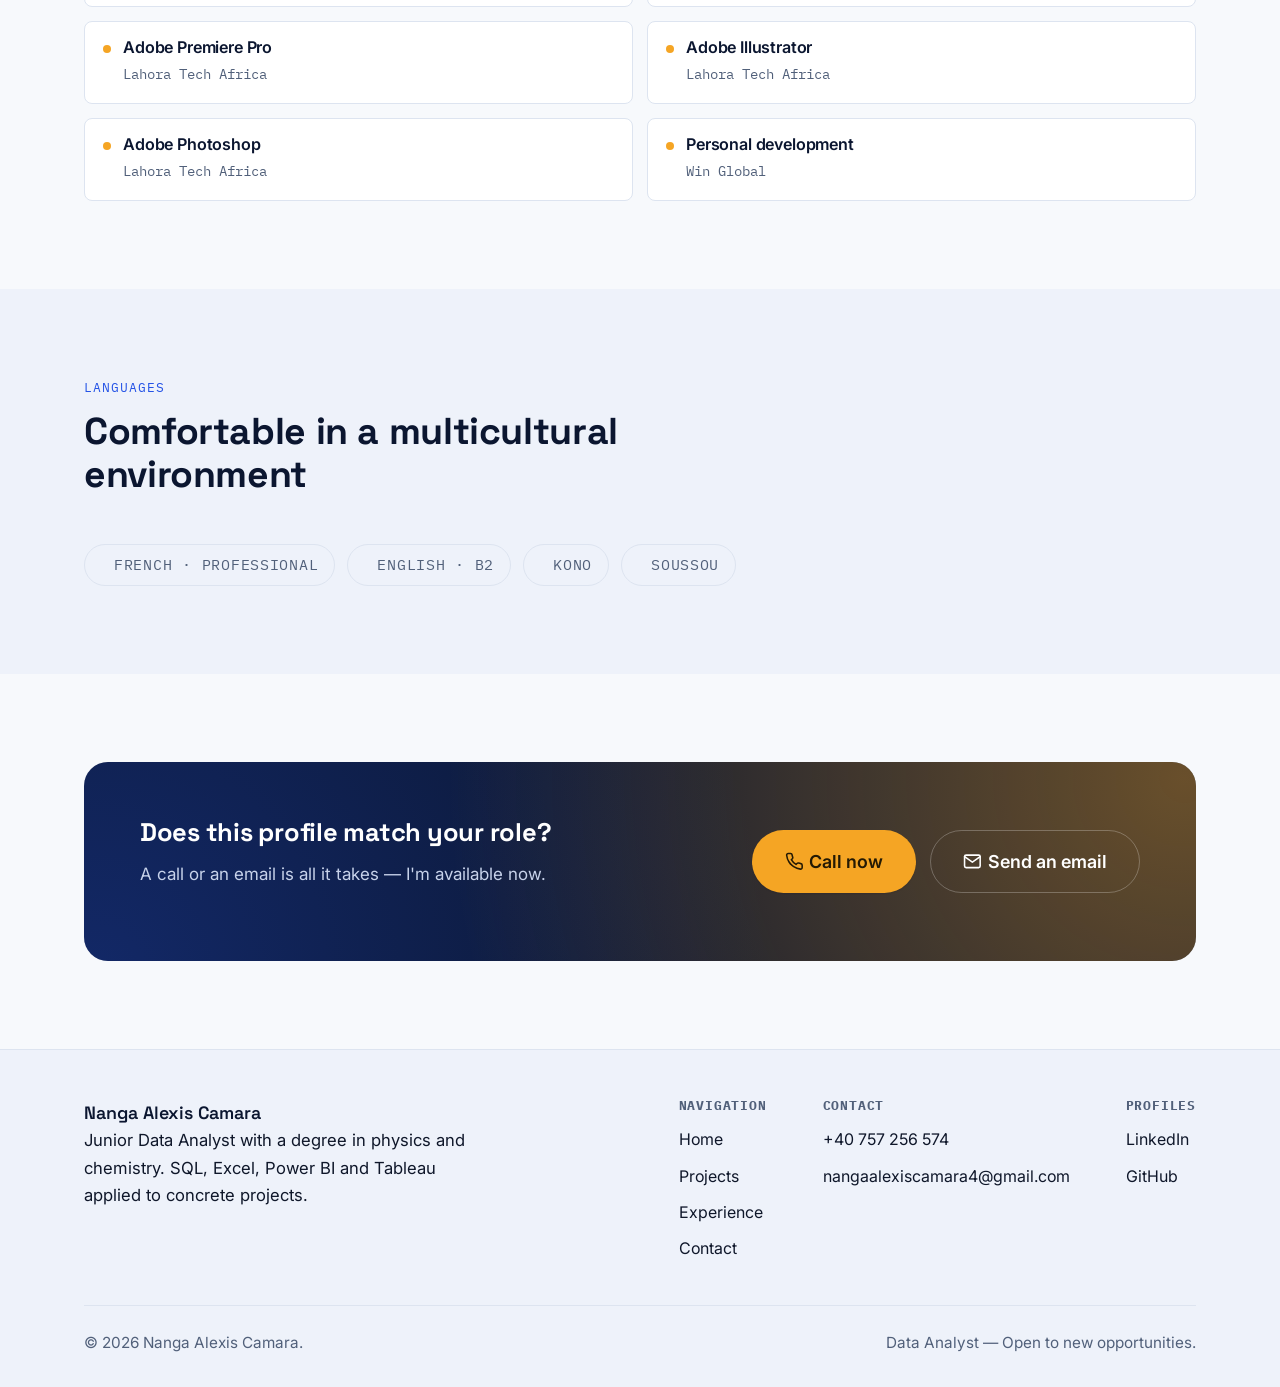
<file: en/experience.html>
<!DOCTYPE html>
<html lang="en">
<head>
<meta charset="UTF-8">
<meta name="viewport" content="width=device-width, initial-scale=1.0">
<title>Experience & CV — Nanga Alexis Camara, Data Analyst</title>
<meta name="description" content="Professional background of Nanga Alexis Camara: Power BI and e-commerce trainer, degree in physics and chemistry, data certifications and downloadable CV.">
<link rel="icon" type="image/svg+xml" href="../assets/favicon.svg">
<link rel="alternate" hreflang="fr" href="https://portfolio-nanga.vercel.app/parcours.html">
<link rel="alternate" hreflang="en" href="https://portfolio-nanga.vercel.app/en/experience.html">
<link rel="preconnect" href="https://fonts.googleapis.com">
<link rel="preconnect" href="https://fonts.gstatic.com" crossorigin>
<link href="https://fonts.googleapis.com/css2?family=Space+Grotesk:wght@500;600;700&family=Inter:wght@400;500;600;700&family=IBM+Plex+Mono:wght@400;500&display=swap" rel="stylesheet">
<link rel="stylesheet" href="../css/style.css?v=6">
</head>
<body>

<header class="site-header">
  <nav class="nav container">
    <a href="index.html" class="brand">
      <span class="brand-name">Nanga Alexis Camara</span>
      <span class="brand-role">Data Analyst</span>
    </a>
    <button class="nav-toggle" aria-label="Open the menu" aria-expanded="false">
      <span></span>
    </button>
    <div class="nav-links">
      <a href="index.html" data-nav="index.html">Home</a>
      <a href="projects.html" data-nav="projects.html">Projects</a>
      <a href="experience.html" data-nav="experience.html">Experience</a>
      <a href="contact.html" data-nav="contact.html">Contact</a>
      <div class="nav-actions">
        <a href="../parcours.html" class="lang-switch" hreflang="fr" lang="fr" aria-label="Version française">FR</a>
        <a href="contact.html" class="btn btn-primary">Contact me</a>
      </div>
    </div>
  </nav>
  <div class="scroll-progress"><span></span></div>
</header>

<main>

  <section style="padding-bottom: 32px;">
    <div class="container">
      <div class="section-head">
        <span class="section-label">Professional background</span>
        <h1>Before the projects, real-world experience</h1>
        <p>
          My move into data analysis doesn't start from scratch: it builds on professional experience as a Power BI, Power Query and Power Pivot trainer, daily client communication, and the rigour of a degree in physics and chemistry. The projects on this site put that foundation into practice.
        </p>
      </div>
    </div>
  </section>

  <section style="padding-top: 0;">
    <div class="container">
      <div class="cv-download" data-reveal>
        <div>
          <h3>Full CV in PDF</h3>
          <p>Skills, projects, experience, certifications and languages, in English and French.</p>
        </div>
        <div class="cv-actions">
          <a href="../assets/CV-Nanga-Alexis-Camara-EN.pdf" download class="btn btn-primary"><svg class="icon" viewBox="0 0 24 24"><path d="M21 15v4a2 2 0 0 1-2 2H5a2 2 0 0 1-2-2v-4"/><polyline points="7 10 12 15 17 10"/><line x1="12" y1="15" x2="12" y2="3"/></svg> CV in English</a>
          <a href="../assets/CV-Nanga-Alexis-Camara-FR.pdf" download class="btn btn-outline"><svg class="icon" viewBox="0 0 24 24"><path d="M21 15v4a2 2 0 0 1-2 2H5a2 2 0 0 1-2-2v-4"/><polyline points="7 10 12 15 17 10"/><line x1="12" y1="15" x2="12" y2="3"/></svg> CV in French</a>
        </div>
      </div>
    </div>
  </section>

  <!-- EXPERIENCE -->
  <section class="section-alt" style="padding-top: 0;">
    <div class="container">
      <div class="section-head">
        <span class="section-label">Professional experience</span>
        <h2>Two years working with tools, learners and clients</h2>
      </div>
      <div class="timeline">

        <article class="exp-card" data-reveal>
          <div class="exp-head">
            <div>
              <h3>Trainer — Graphic Design, Power BI &amp; E-commerce</h3>
              <span class="exp-org">Lahora Tech Africa</span>
            </div>
            <span class="exp-period">2024 – 2025</span>
          </div>
          <ul class="exp-list">
            <li>Trained learners in Power BI, Power Query and Power Pivot for data analysis and visualisation — expertise strengthened by having to teach it.</li>
            <li>Ran graphic design training sessions on Adobe Photoshop, Illustrator and Premiere Pro.</li>
            <li>Managed communication for several online communities on behalf of the organisation's clients.</li>
            <li>Advised entrepreneurs on their e-commerce strategy.</li>
          </ul>
        </article>

        <article class="exp-card" data-reveal>
          <div class="exp-head">
            <div>
              <h3>Intern — Executive Assistant &amp; Microsoft Office Trainer</h3>
              <span class="exp-org">Lahora Tech Africa</span>
            </div>
            <span class="exp-period">2023 – 2024</span>
          </div>
          <ul class="exp-list">
            <li>Trained learners on the full Microsoft Office suite.</li>
            <li>Supported management with day-to-day administration.</li>
            <li>Welcomed and guided visitors and learners.</li>
          </ul>
        </article>

      </div>
    </div>
  </section>

  <!-- FORMATION -->
  <section>
    <div class="container">
      <div class="section-head">
        <span class="section-label">Education</span>
        <h2>A scientific, methodical foundation</h2>
      </div>
      <div class="timeline">
        <div class="edu-card" data-reveal>
          <div>
            <h3>Bachelor's degree in Physics and Chemistry</h3>
            <span class="exp-org">ISSEG</span>
          </div>
          <span class="exp-period">2024</span>
        </div>
        <div class="edu-card" data-reveal>
          <div>
            <h3>High school diploma (Baccalauréat)</h3>
            <span class="exp-org">Future Génération</span>
          </div>
          <span class="exp-period">2020</span>
        </div>
      </div>
    </div>
  </section>

  <!-- COMPETENCES -->
  <section class="section-alt">
    <div class="container">
      <div class="section-head">
        <span class="section-label">Skills</span>
        <h2>Data, office and communication tools</h2>
      </div>
      <div class="skills-tags" data-reveal>
        <span>Tableau</span>
        <span>Power BI</span>
        <span>Power Query</span>
        <span>Power Pivot</span>
        <span>MySQL</span>
        <span>PostgreSQL</span>
        <span>Advanced Excel</span>
        <span>Microsoft Office</span>
        <span>Adobe Photoshop</span>
        <span>Adobe Illustrator</span>
        <span>Adobe Premiere Pro</span>
        <span>Community management</span>
        <span>E-commerce</span>
      </div>
    </div>
  </section>

  <!-- CERTIFICATIONS -->
  <section>
    <div class="container">
      <div class="section-head">
        <span class="section-label">Courses &amp; certifications</span>
        <h2>Continuous, documented learning</h2>
      </div>
      <div class="cert-grid" data-reveal>
        <div class="cert-item"><span class="cert-dot"></span><div><h4>Applied Artificial Intelligence for the Workplace with Claude</h4><span>Eurêka Services · 31 August 2026</span><p class="cert-desc">Claude ecosystem (Claude AI, Claude Code, Cowork), professional prompting, data analysis with Excel, SQL and Power BI, dashboards and task automation.</p></div></div>
        <div class="cert-item"><span class="cert-dot"></span><div><h4>Tableau for Data Analysis</h4><span>Eurêka Services · August 2026</span></div></div>
        <div class="cert-item"><span class="cert-dot"></span><div><h4>MySQL &amp; PostgreSQL</h4><span>Eurêka Services · July 2026</span></div></div>
        <div class="cert-item"><span class="cert-dot"></span><div><h4>Excel, Power Query &amp; Power BI</h4><span>Eurêka Services · June 2026</span></div></div>
        <div class="cert-item"><span class="cert-dot"></span><div><h4>Data Analysis (Power BI)</h4><span>Lahora Tech Africa</span></div></div>
        <div class="cert-item"><span class="cert-dot"></span><div><h4>English</h4><span>Cabinet Guilogtrans</span></div></div>
        <div class="cert-item"><span class="cert-dot"></span><div><h4>Community management</h4><span>CFIG Guinée</span></div></div>
        <div class="cert-item"><span class="cert-dot"></span><div><h4>Public speaking</h4><span>Cabinet Assata</span></div></div>
        <div class="cert-item"><span class="cert-dot"></span><div><h4>E-commerce</h4><span>E-Com Academy</span></div></div>
        <div class="cert-item"><span class="cert-dot"></span><div><h4>Digital marketing</h4><span>YL Consulting</span></div></div>
        <div class="cert-item"><span class="cert-dot"></span><div><h4>Adobe Premiere Pro</h4><span>Lahora Tech Africa</span></div></div>
        <div class="cert-item"><span class="cert-dot"></span><div><h4>Adobe Illustrator</h4><span>Lahora Tech Africa</span></div></div>
        <div class="cert-item"><span class="cert-dot"></span><div><h4>Adobe Photoshop</h4><span>Lahora Tech Africa</span></div></div>
        <div class="cert-item"><span class="cert-dot"></span><div><h4>Personal development</h4><span>Win Global</span></div></div>
      </div>
    </div>
  </section>

  <!-- LANGUES -->
  <section class="section-alt">
    <div class="container">
      <div class="section-head">
        <span class="section-label">Languages</span>
        <h2>Comfortable in a multicultural environment</h2>
      </div>
      <div class="lang-row" data-reveal>
        <span class="badge">French · professional</span>
        <span class="badge">English · B2</span>
        <span class="badge">Kono</span>
        <span class="badge">Soussou</span>
      </div>
    </div>
  </section>

  <!-- CTA -->
  <section>
    <div class="container">
      <div class="cta-banner" data-reveal>
        <div class="cta-banner-text">
          <h2>Does this profile match your role?</h2>
          <p>A call or an email is all it takes — I'm available now.</p>
        </div>
        <div class="cta-banner-actions">
          <a href="tel:+40757256574" class="btn btn-primary btn-lg"><svg class="icon" viewBox="0 0 24 24"><path d="M22 16.92v3a2 2 0 0 1-2.18 2 19.79 19.79 0 0 1-8.63-3.07 19.5 19.5 0 0 1-6-6 19.79 19.79 0 0 1-3.07-8.67A2 2 0 0 1 4.11 2h3a2 2 0 0 1 2 1.72c.127.96.361 1.903.7 2.81a2 2 0 0 1-.45 2.11L8.09 9.91a16 16 0 0 0 6 6l1.27-1.27a2 2 0 0 1 2.11-.45c.907.339 1.85.573 2.81.7A2 2 0 0 1 22 16.92z"/></svg> Call now</a>
          <a href="mailto:nangaalexiscamara4@gmail.com" class="btn btn-outline btn-lg"><svg class="icon" viewBox="0 0 24 24"><path d="M4 4h16a2 2 0 0 1 2 2v12a2 2 0 0 1-2 2H4a2 2 0 0 1-2-2V6a2 2 0 0 1 2-2z"/><path d="m22 6-10 7L2 6"/></svg> Send an email</a>
        </div>
      </div>
    </div>
  </section>

</main>

<footer class="site-footer">
  <div class="container">
    <div class="footer-grid">
      <div class="footer-brand">
        <span class="brand-name">Nanga Alexis Camara</span>
        <p>Junior Data Analyst with a degree in physics and chemistry. SQL, Excel, Power BI and Tableau applied to concrete projects.</p>
      </div>
      <div class="footer-links">
        <div class="footer-col">
          <h4>Navigation</h4>
          <a href="index.html">Home</a>
          <a href="projects.html">Projects</a>
          <a href="experience.html">Experience</a>
          <a href="contact.html">Contact</a>
        </div>
        <div class="footer-col">
          <h4>Contact</h4>
          <a href="tel:+40757256574">+40 757 256 574</a>
          <a href="mailto:nangaalexiscamara4@gmail.com">nangaalexiscamara4@gmail.com</a>
        </div>
        <div class="footer-col">
          <h4>Profiles</h4>
          <a href="https://www.linkedin.com/in/nanga-alexis-camara-292045242" target="_blank" rel="noopener">LinkedIn</a>
          <a href="https://github.com/nangaalexiscamara4pixel" target="_blank" rel="noopener">GitHub</a>
        </div>
      </div>
    </div>
    <div class="footer-bottom">
      <span>© 2026 Nanga Alexis Camara.</span>
      <span>Data Analyst — Open to new opportunities.</span>
    </div>
  </div>
</footer>

<script src="../js/main.js?v=2"></script>
</body>
</html>
</file>
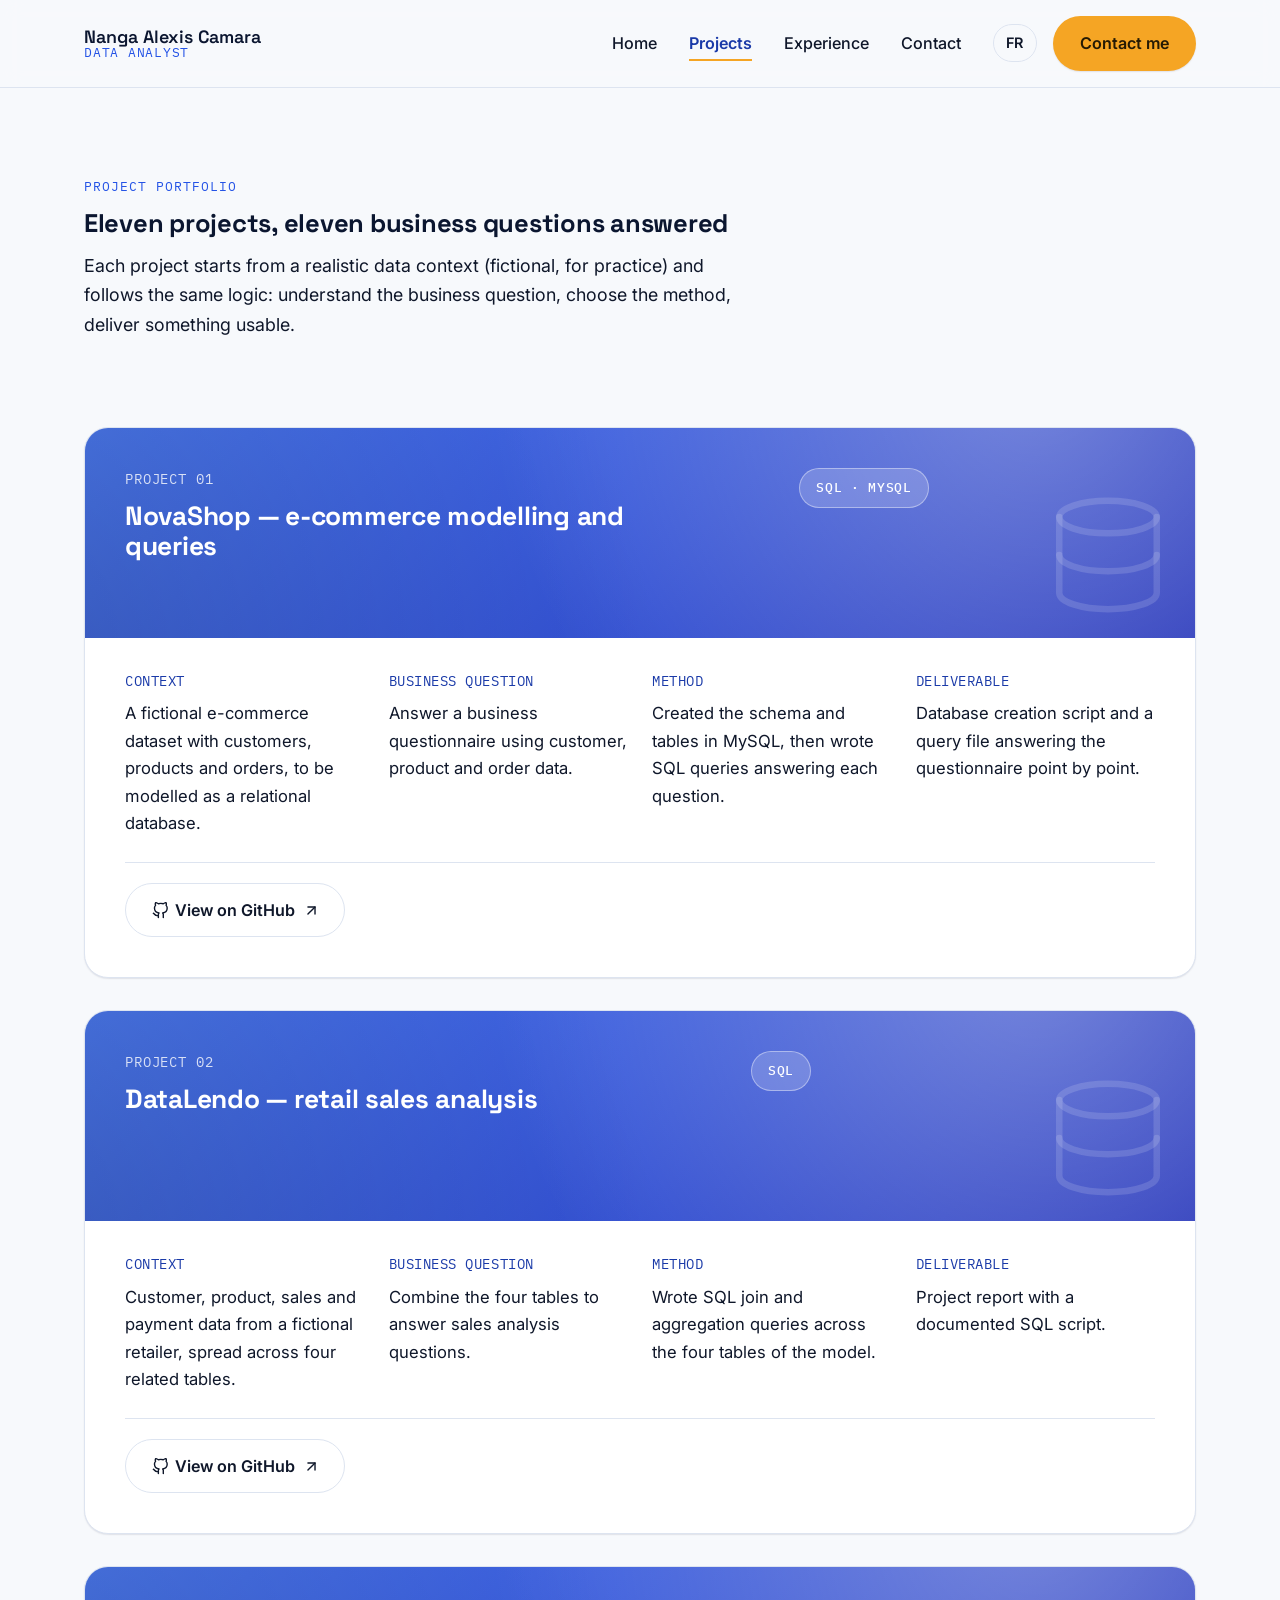
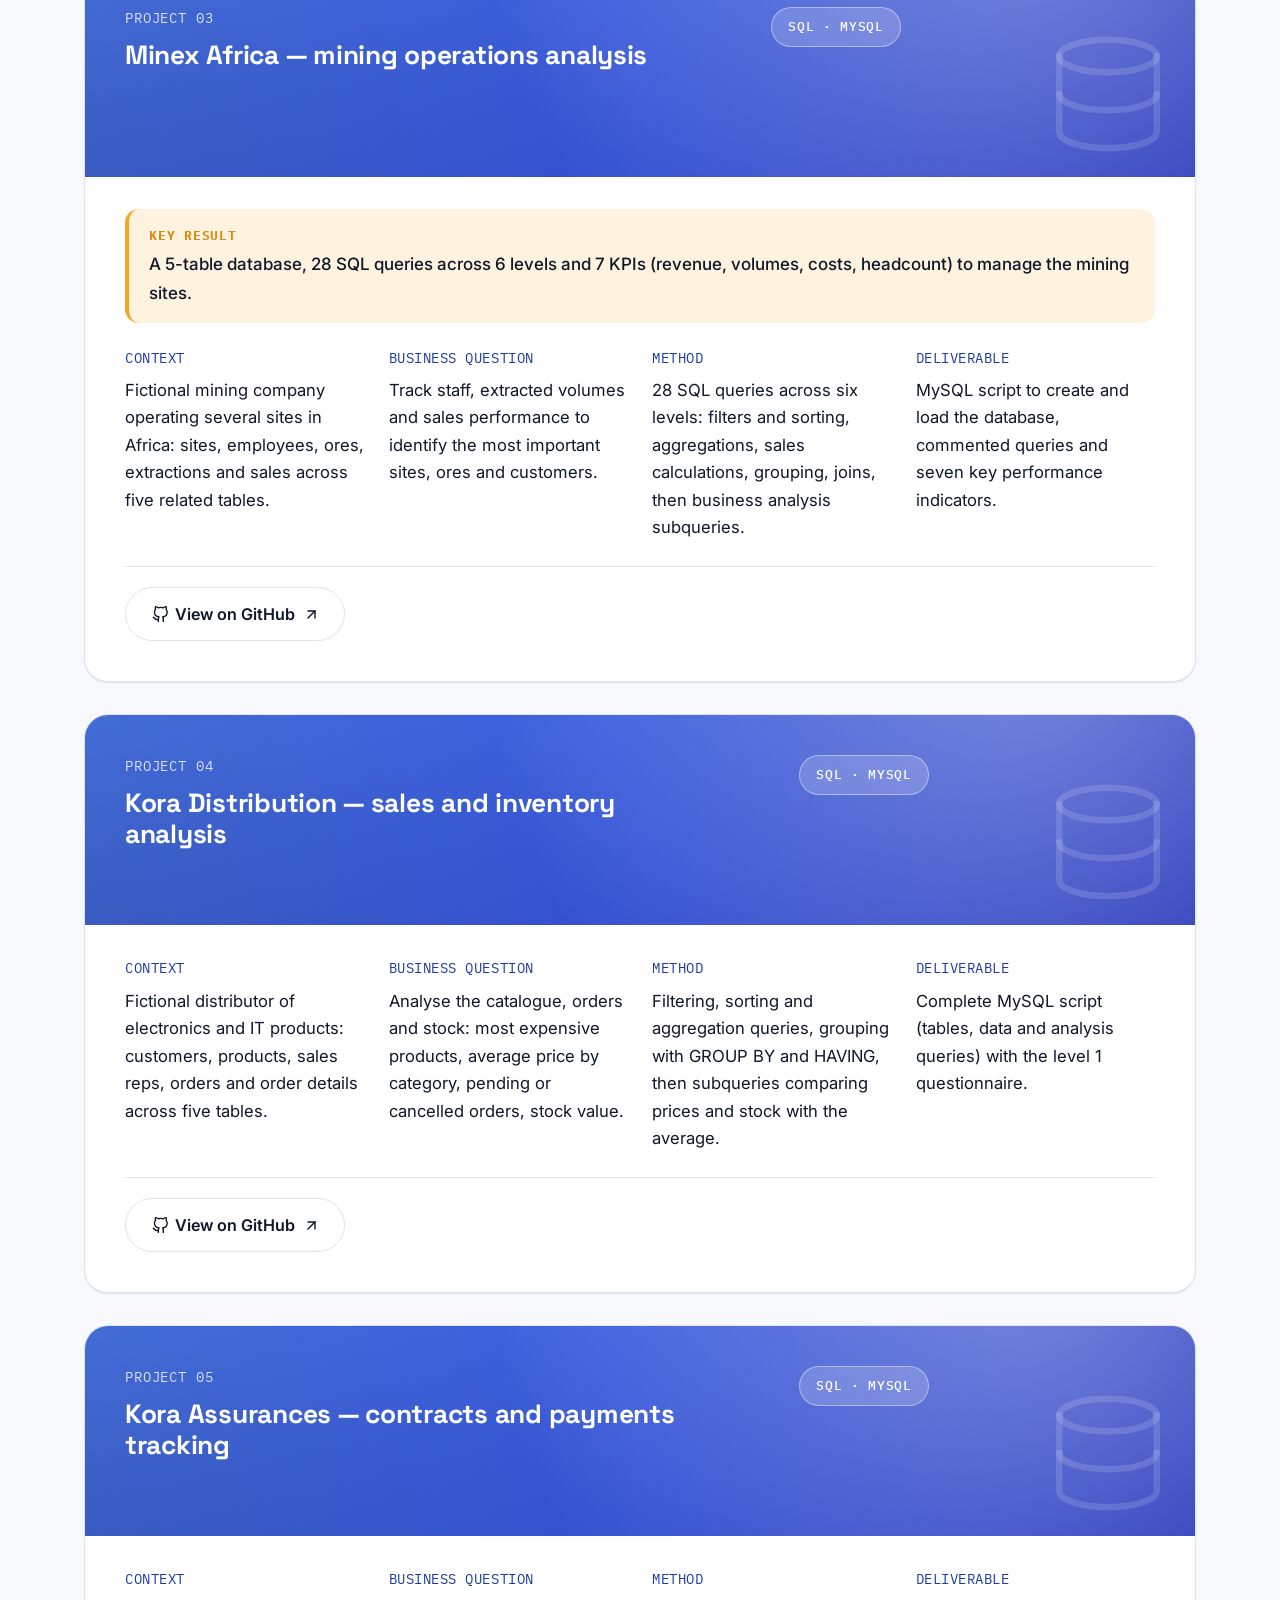
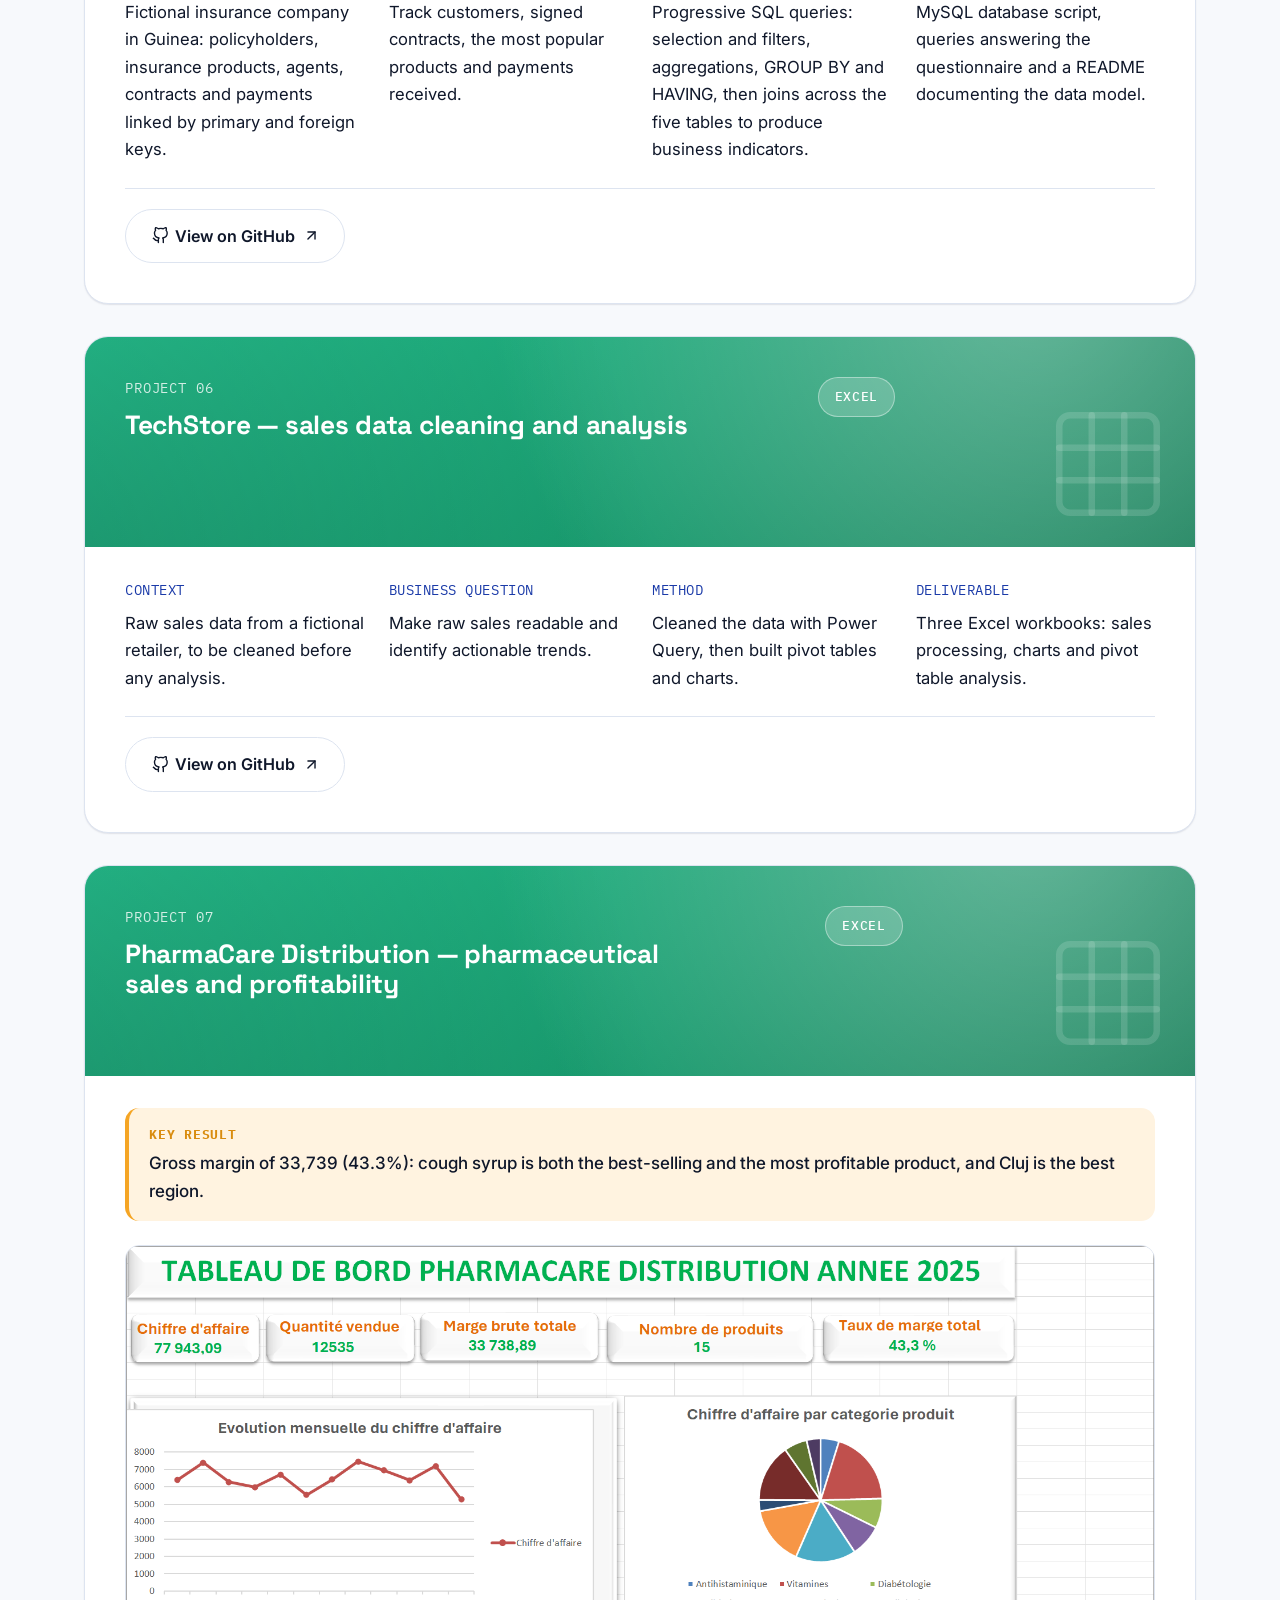
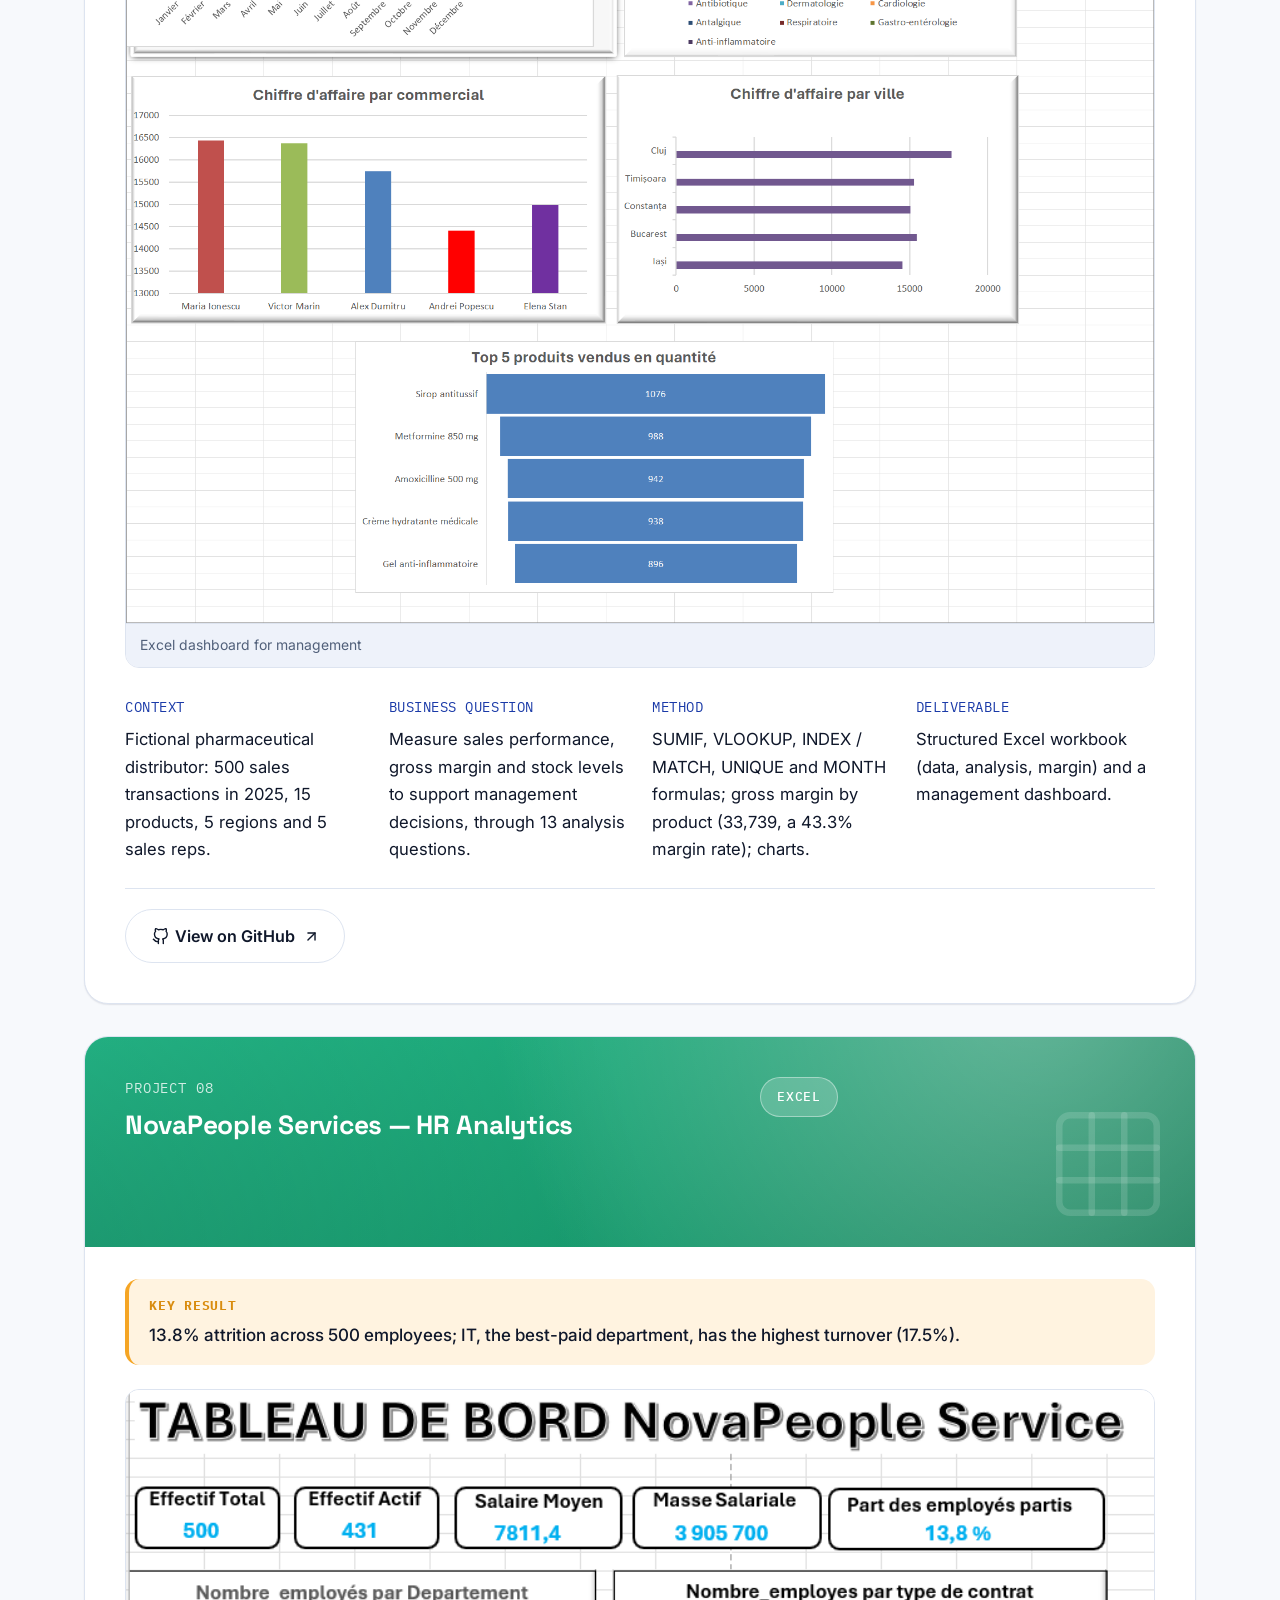
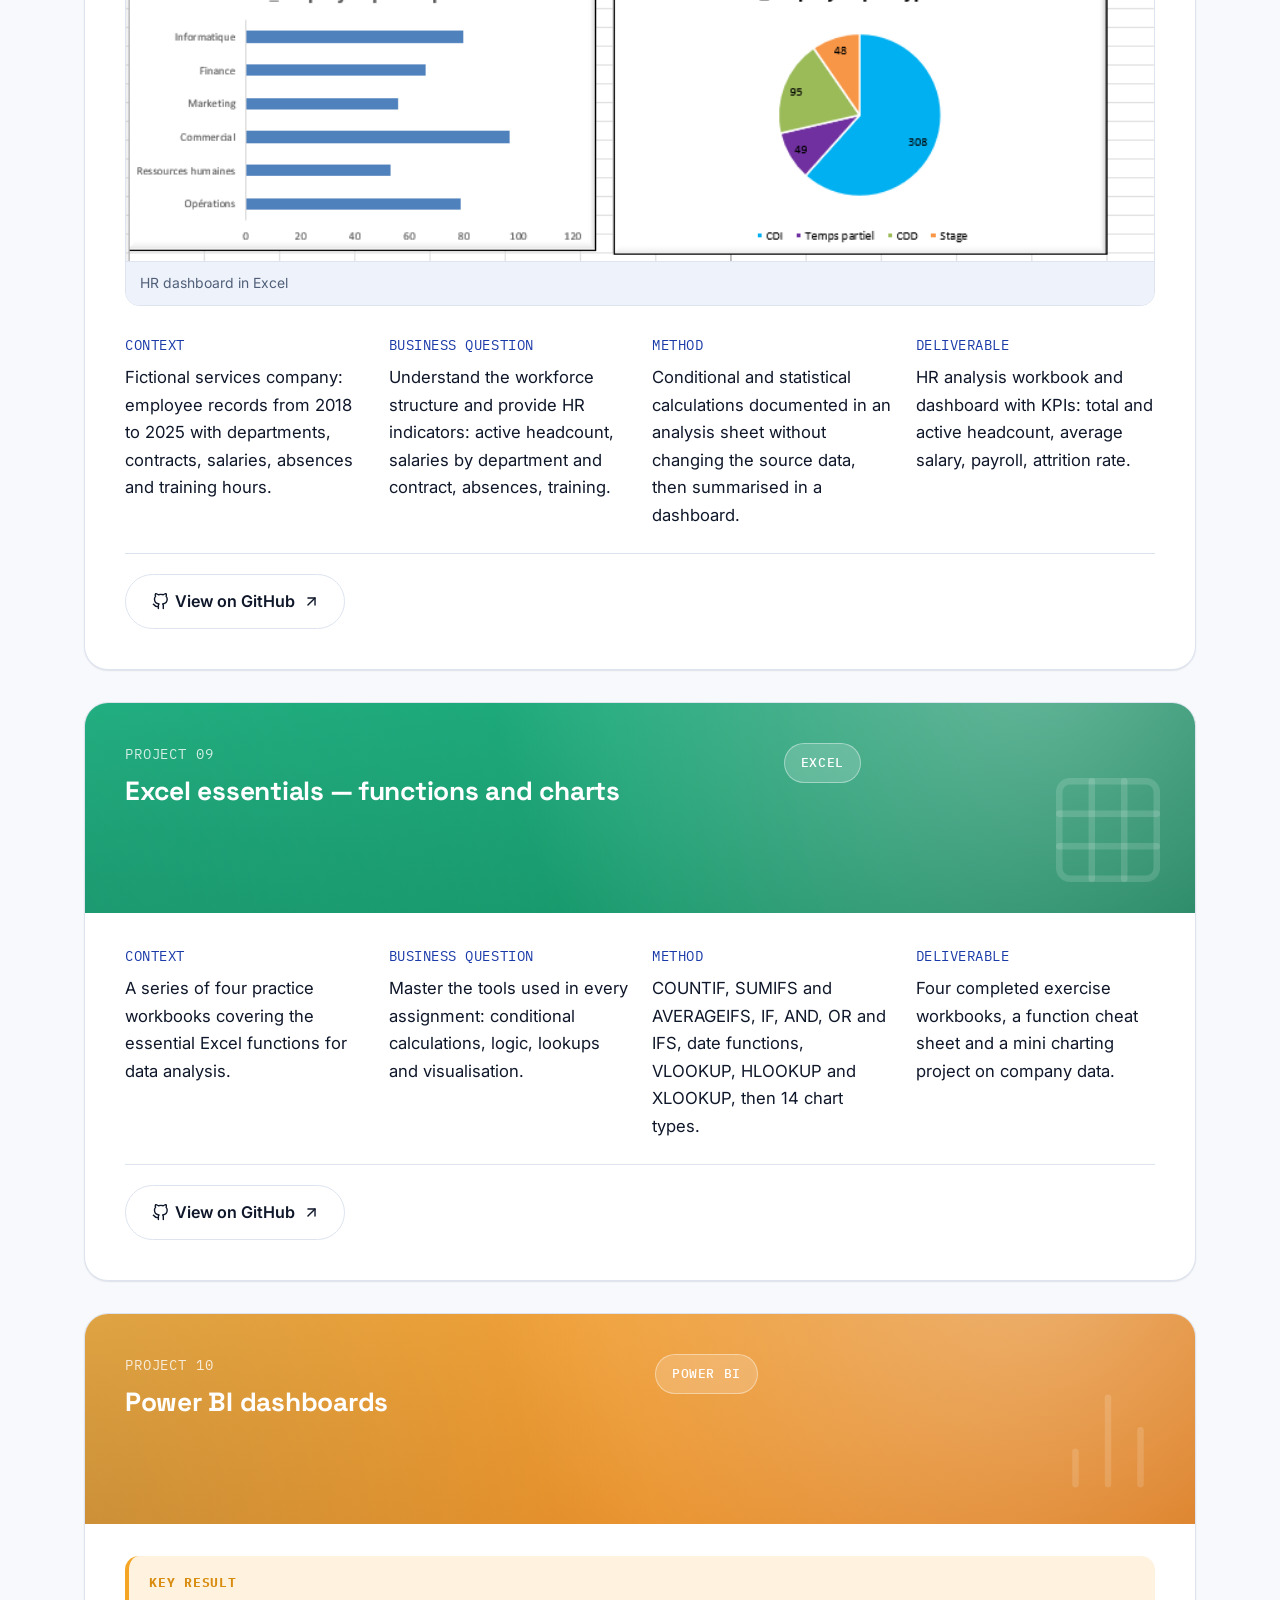
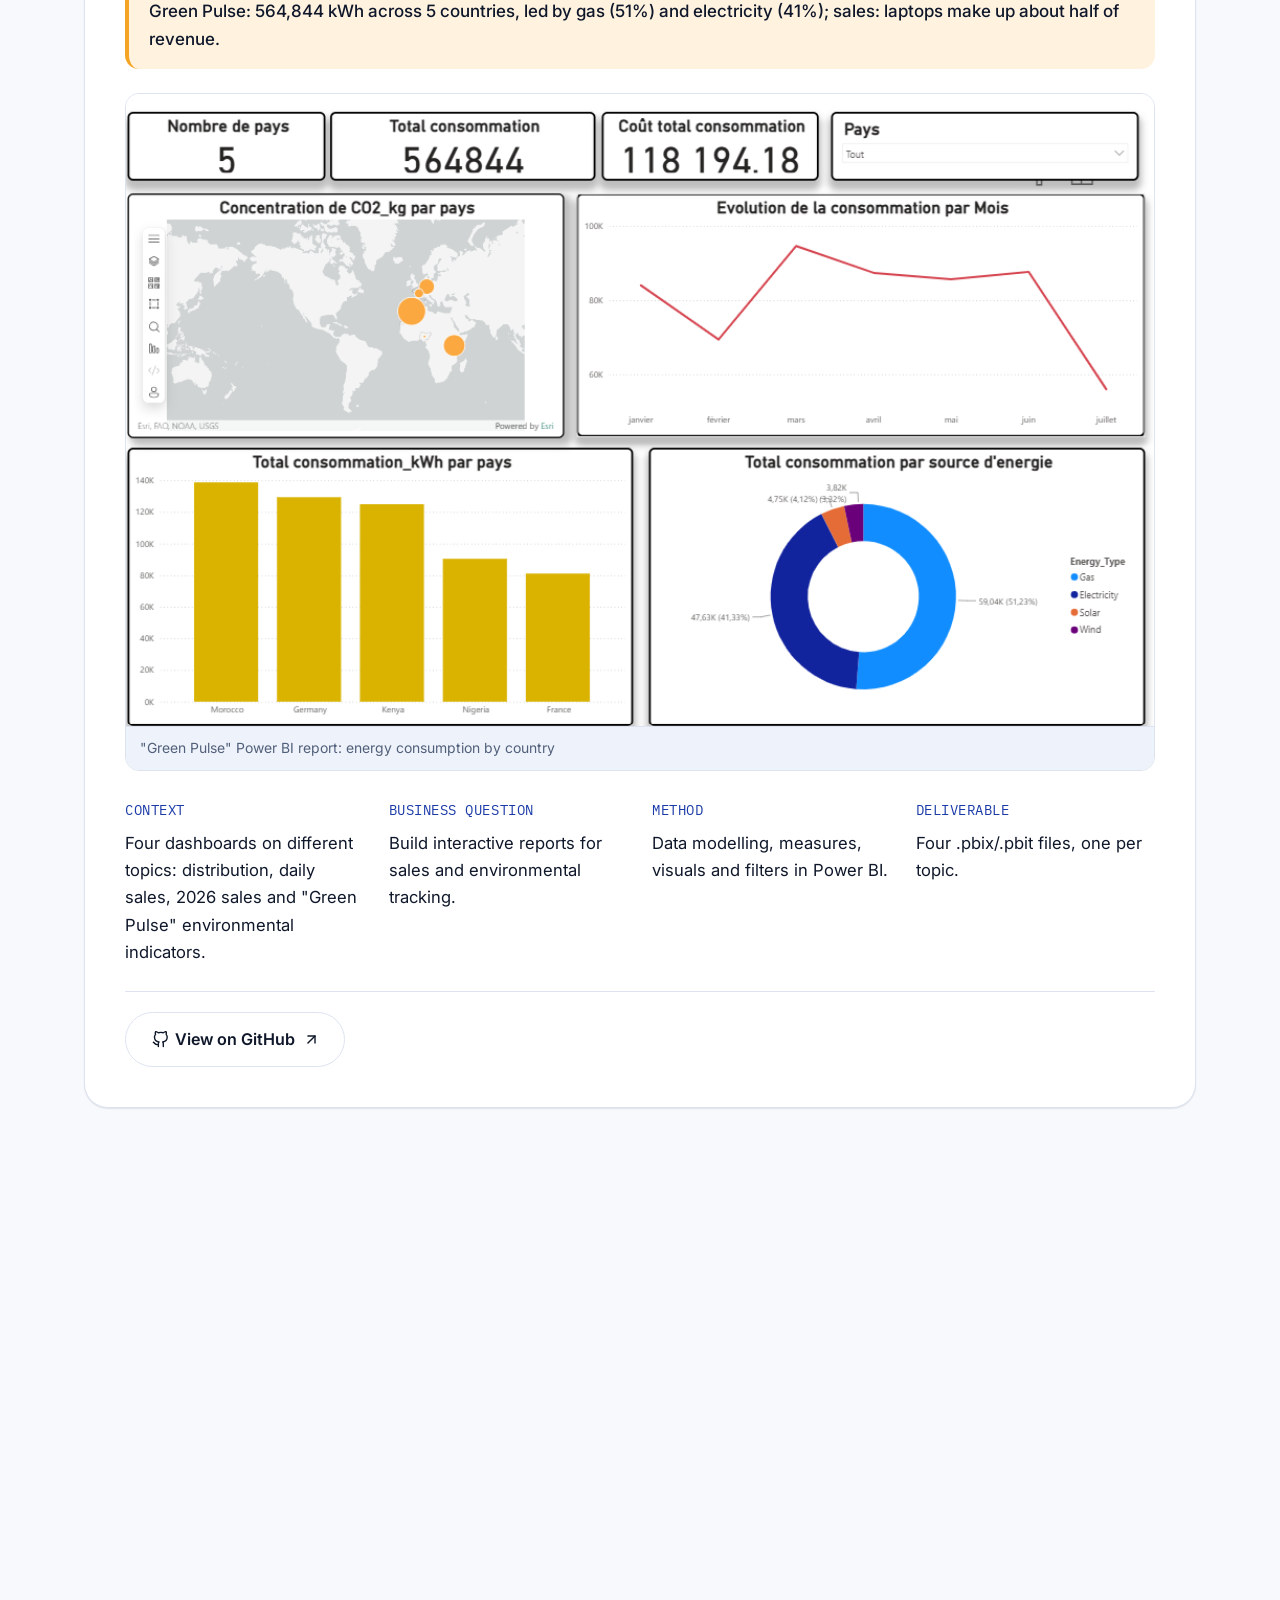
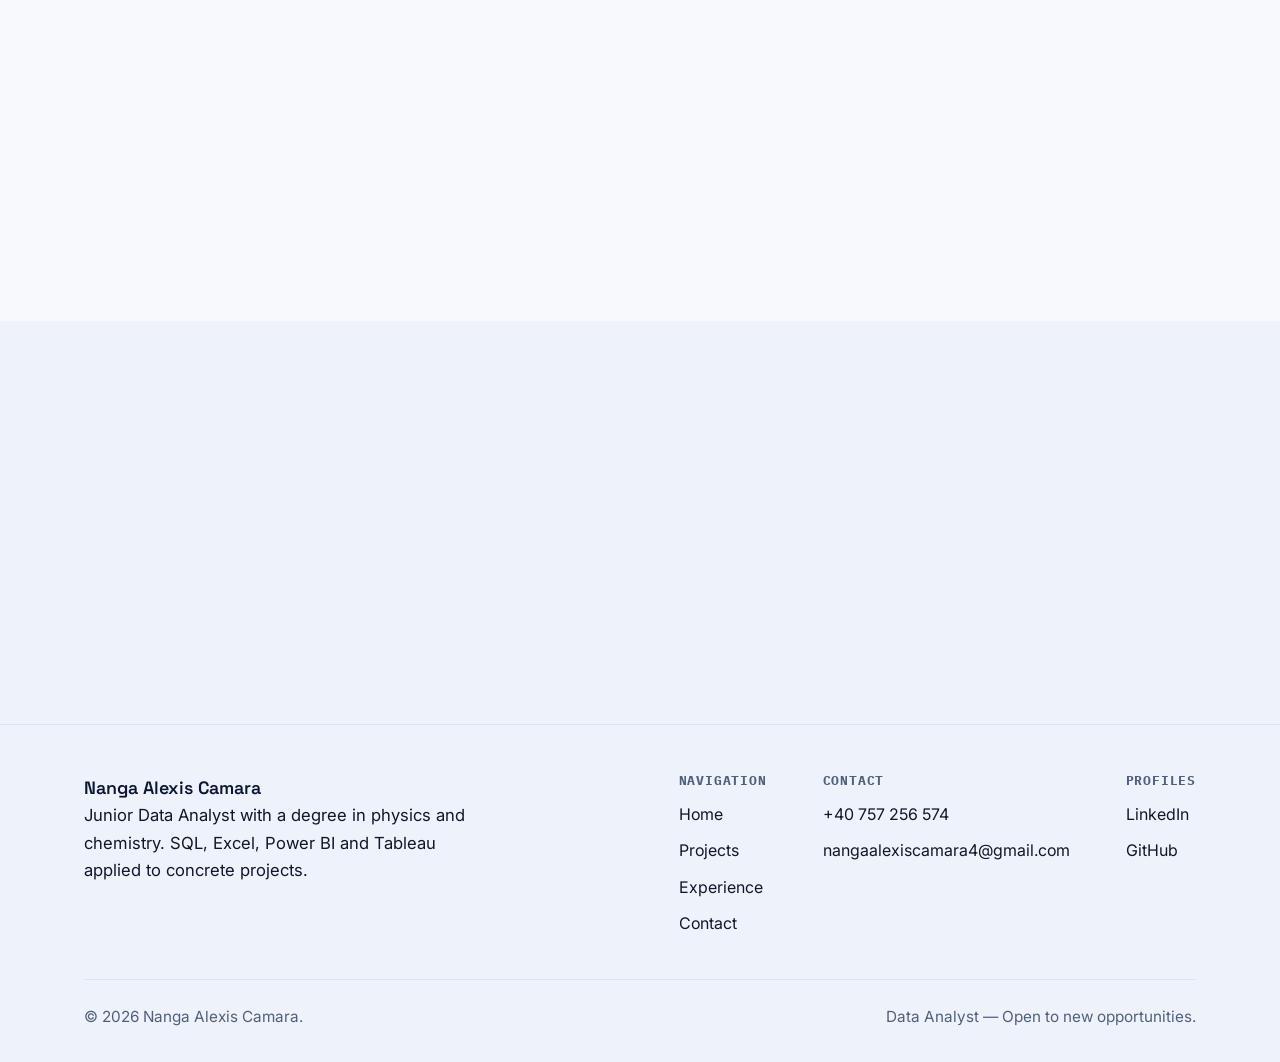
<file: en/projects.html>
<!DOCTYPE html>
<html lang="en">
<head>
<meta charset="UTF-8">
<meta name="viewport" content="width=device-width, initial-scale=1.0">
<title>Data Analyst Projects — Nanga Alexis Camara</title>
<meta name="description" content="11 Data Analyst case studies: SQL (NovaShop, DataLendo, Minex Africa, Kora Distribution, Kora Assurances), Excel (TechStore, PharmaCare, NovaPeople, Excel essentials), Power BI (dashboards) and Tableau (British Airways). Context, method and deliverables.">
<link rel="icon" type="image/svg+xml" href="../assets/favicon.svg">
<link rel="alternate" hreflang="fr" href="https://portfolio-nanga.vercel.app/projets.html">
<link rel="alternate" hreflang="en" href="https://portfolio-nanga.vercel.app/en/projects.html">
<link rel="preconnect" href="https://fonts.googleapis.com">
<link rel="preconnect" href="https://fonts.gstatic.com" crossorigin>
<link href="https://fonts.googleapis.com/css2?family=Space+Grotesk:wght@500;600;700&family=Inter:wght@400;500;600;700&family=IBM+Plex+Mono:wght@400;500&display=swap" rel="stylesheet">
<link rel="stylesheet" href="../css/style.css?v=6">
</head>
<body>

<header class="site-header">
  <nav class="nav container">
    <a href="index.html" class="brand">
      <span class="brand-name">Nanga Alexis Camara</span>
      <span class="brand-role">Data Analyst</span>
    </a>
    <button class="nav-toggle" aria-label="Open the menu" aria-expanded="false">
      <span></span>
    </button>
    <div class="nav-links">
      <a href="index.html" data-nav="index.html">Home</a>
      <a href="projects.html" data-nav="projects.html">Projects</a>
      <a href="experience.html" data-nav="experience.html">Experience</a>
      <a href="contact.html" data-nav="contact.html">Contact</a>
      <div class="nav-actions">
        <a href="../projets.html" class="lang-switch" hreflang="fr" lang="fr" aria-label="Version française">FR</a>
        <a href="contact.html" class="btn btn-primary">Contact me</a>
      </div>
    </div>
  </nav>
  <div class="scroll-progress"><span></span></div>
</header>

<main>

  <section style="padding-bottom: 40px;">
    <div class="container">
      <div class="section-head">
        <span class="section-label">Project portfolio</span>
        <h1>Eleven projects, eleven business questions answered</h1>
        <p>Each project starts from a realistic data context (fictional, for practice) and follows the same logic: understand the business question, choose the method, deliver something usable.</p>
      </div>
    </div>
  </section>

  <section style="padding-top: 0;">
    <div class="container">

      <!-- PROJET 1 — SQL NovaShop -->
      <article class="case-study" id="novashop" data-reveal>
        <div class="case-head case-head-sql">
          <div>
            <span class="case-number">Project 01</span>
            <h3>NovaShop — e-commerce modelling and queries</h3>
          </div>
          <span class="case-tool-badge">SQL · MySQL</span>
          <div class="case-head-icon" aria-hidden="true"><svg viewBox="0 0 24 24" fill="none" stroke="currentColor" stroke-linecap="round" stroke-linejoin="round"><ellipse cx="12" cy="5" rx="9" ry="3"/><path d="M21 12c0 1.66-4 3-9 3s-9-1.34-9-3"/><path d="M3 5v14c0 1.66 4 3 9 3s9-1.34 9-3V5"/></svg></div>
        </div>
        <div class="case-content">
        <div class="case-body">
          <div class="case-block">
            <span class="mono">Context</span>
            <p>A fictional e-commerce dataset with customers, products and orders, to be modelled as a relational database.</p>
          </div>
          <div class="case-block">
            <span class="mono">Business question</span>
            <p>Answer a business questionnaire using customer, product and order data.</p>
          </div>
          <div class="case-block">
            <span class="mono">Method</span>
            <p>Created the schema and tables in MySQL, then wrote SQL queries answering each question.</p>
          </div>
          <div class="case-block">
            <span class="mono">Deliverable</span>
            <p>Database creation script and a query file answering the questionnaire point by point.</p>
          </div>
        </div>
        <div class="case-footer">
          <a href="https://github.com/nangaalexiscamara4pixel/Traveaux-SQL_1" target="_blank" rel="noopener" class="btn btn-outline"><svg class="icon" viewBox="0 0 24 24"><path d="M9 19c-5 1.5-5-2.5-7-3m14 6v-3.87a3.37 3.37 0 0 0-.94-2.61c3.14-.35 6.44-1.54 6.44-7A5.44 5.44 0 0 0 20 4.77 5.07 5.07 0 0 0 19.91 1S18.73.65 16 2.48a13.38 13.38 0 0 0-7 0C6.27.65 5.09 1 5.09 1A5.07 5.07 0 0 0 5 4.77a5.44 5.44 0 0 0-1.5 3.78c0 5.42 3.3 6.61 6.44 7A3.37 3.37 0 0 0 9 18.13V22"/></svg> View on GitHub <svg class="icon" viewBox="0 0 24 24"><line x1="7" y1="17" x2="17" y2="7"/><polyline points="7 7 17 7 17 17"/></svg></a>
        </div>
        </div>
      </article>

      <!-- PROJET 2 — SQL DataLendo -->
      <article class="case-study" id="datalendo" data-reveal>
        <div class="case-head case-head-sql">
          <div>
            <span class="case-number">Project 02</span>
            <h3>DataLendo — retail sales analysis</h3>
          </div>
          <span class="case-tool-badge">SQL</span>
          <div class="case-head-icon" aria-hidden="true"><svg viewBox="0 0 24 24" fill="none" stroke="currentColor" stroke-linecap="round" stroke-linejoin="round"><ellipse cx="12" cy="5" rx="9" ry="3"/><path d="M21 12c0 1.66-4 3-9 3s-9-1.34-9-3"/><path d="M3 5v14c0 1.66 4 3 9 3s9-1.34 9-3V5"/></svg></div>
        </div>
        <div class="case-content">
        <div class="case-body">
          <div class="case-block">
            <span class="mono">Context</span>
            <p>Customer, product, sales and payment data from a fictional retailer, spread across four related tables.</p>
          </div>
          <div class="case-block">
            <span class="mono">Business question</span>
            <p>Combine the four tables to answer sales analysis questions.</p>
          </div>
          <div class="case-block">
            <span class="mono">Method</span>
            <p>Wrote SQL join and aggregation queries across the four tables of the model.</p>
          </div>
          <div class="case-block">
            <span class="mono">Deliverable</span>
            <p>Project report with a documented SQL script.</p>
          </div>
        </div>
        <div class="case-footer">
          <a href="https://github.com/nangaalexiscamara4pixel/Traveaux-SQL" target="_blank" rel="noopener" class="btn btn-outline"><svg class="icon" viewBox="0 0 24 24"><path d="M9 19c-5 1.5-5-2.5-7-3m14 6v-3.87a3.37 3.37 0 0 0-.94-2.61c3.14-.35 6.44-1.54 6.44-7A5.44 5.44 0 0 0 20 4.77 5.07 5.07 0 0 0 19.91 1S18.73.65 16 2.48a13.38 13.38 0 0 0-7 0C6.27.65 5.09 1 5.09 1A5.07 5.07 0 0 0 5 4.77a5.44 5.44 0 0 0-1.5 3.78c0 5.42 3.3 6.61 6.44 7A3.37 3.37 0 0 0 9 18.13V22"/></svg> View on GitHub <svg class="icon" viewBox="0 0 24 24"><line x1="7" y1="17" x2="17" y2="7"/><polyline points="7 7 17 7 17 17"/></svg></a>
        </div>
        </div>
      </article>

      <!-- PROJET 3 — SQL Minex Africa -->
      <article class="case-study" id="minex-africa" data-reveal>
        <div class="case-head case-head-sql">
          <div>
            <span class="case-number">Project 03</span>
            <h3>Minex Africa — mining operations analysis</h3>
          </div>
          <span class="case-tool-badge">SQL · MySQL</span>
          <div class="case-head-icon" aria-hidden="true"><svg viewBox="0 0 24 24" fill="none" stroke="currentColor" stroke-linecap="round" stroke-linejoin="round"><ellipse cx="12" cy="5" rx="9" ry="3"/><path d="M21 12c0 1.66-4 3-9 3s-9-1.34-9-3"/><path d="M3 5v14c0 1.66 4 3 9 3s9-1.34 9-3V5"/></svg></div>
        </div>
        <div class="case-content">
        <div class="case-result"><div><strong>Key result</strong><p>A 5-table database, 28 SQL queries across 6 levels and 7 KPIs (revenue, volumes, costs, headcount) to manage the mining sites.</p></div></div>
        <div class="case-body">
          <div class="case-block">
            <span class="mono">Context</span>
            <p>Fictional mining company operating several sites in Africa: sites, employees, ores, extractions and sales across five related tables.</p>
          </div>
          <div class="case-block">
            <span class="mono">Business question</span>
            <p>Track staff, extracted volumes and sales performance to identify the most important sites, ores and customers.</p>
          </div>
          <div class="case-block">
            <span class="mono">Method</span>
            <p>28 SQL queries across six levels: filters and sorting, aggregations, sales calculations, grouping, joins, then business analysis subqueries.</p>
          </div>
          <div class="case-block">
            <span class="mono">Deliverable</span>
            <p>MySQL script to create and load the database, commented queries and seven key performance indicators.</p>
          </div>
        </div>
        <div class="case-footer">
          <a href="https://github.com/nangaalexiscamara4pixel/Projet_MySQL-Minex_Africa" target="_blank" rel="noopener" class="btn btn-outline"><svg class="icon" viewBox="0 0 24 24"><path d="M9 19c-5 1.5-5-2.5-7-3m14 6v-3.87a3.37 3.37 0 0 0-.94-2.61c3.14-.35 6.44-1.54 6.44-7A5.44 5.44 0 0 0 20 4.77 5.07 5.07 0 0 0 19.91 1S18.73.65 16 2.48a13.38 13.38 0 0 0-7 0C6.27.65 5.09 1 5.09 1A5.07 5.07 0 0 0 5 4.77a5.44 5.44 0 0 0-1.5 3.78c0 5.42 3.3 6.61 6.44 7A3.37 3.37 0 0 0 9 18.13V22"/></svg> View on GitHub <svg class="icon" viewBox="0 0 24 24"><line x1="7" y1="17" x2="17" y2="7"/><polyline points="7 7 17 7 17 17"/></svg></a>
        </div>
        </div>
      </article>

      <!-- PROJET 4 — SQL Kora Distribution -->
      <article class="case-study" id="kora-distribution" data-reveal>
        <div class="case-head case-head-sql">
          <div>
            <span class="case-number">Project 04</span>
            <h3>Kora Distribution — sales and inventory analysis</h3>
          </div>
          <span class="case-tool-badge">SQL · MySQL</span>
          <div class="case-head-icon" aria-hidden="true"><svg viewBox="0 0 24 24" fill="none" stroke="currentColor" stroke-linecap="round" stroke-linejoin="round"><ellipse cx="12" cy="5" rx="9" ry="3"/><path d="M21 12c0 1.66-4 3-9 3s-9-1.34-9-3"/><path d="M3 5v14c0 1.66 4 3 9 3s9-1.34 9-3V5"/></svg></div>
        </div>
        <div class="case-content">
        <div class="case-body">
          <div class="case-block">
            <span class="mono">Context</span>
            <p>Fictional distributor of electronics and IT products: customers, products, sales reps, orders and order details across five tables.</p>
          </div>
          <div class="case-block">
            <span class="mono">Business question</span>
            <p>Analyse the catalogue, orders and stock: most expensive products, average price by category, pending or cancelled orders, stock value.</p>
          </div>
          <div class="case-block">
            <span class="mono">Method</span>
            <p>Filtering, sorting and aggregation queries, grouping with GROUP BY and HAVING, then subqueries comparing prices and stock with the average.</p>
          </div>
          <div class="case-block">
            <span class="mono">Deliverable</span>
            <p>Complete MySQL script (tables, data and analysis queries) with the level 1 questionnaire.</p>
          </div>
        </div>
        <div class="case-footer">
          <a href="https://github.com/nangaalexiscamara4pixel/Kora_Distribution-" target="_blank" rel="noopener" class="btn btn-outline"><svg class="icon" viewBox="0 0 24 24"><path d="M9 19c-5 1.5-5-2.5-7-3m14 6v-3.87a3.37 3.37 0 0 0-.94-2.61c3.14-.35 6.44-1.54 6.44-7A5.44 5.44 0 0 0 20 4.77 5.07 5.07 0 0 0 19.91 1S18.73.65 16 2.48a13.38 13.38 0 0 0-7 0C6.27.65 5.09 1 5.09 1A5.07 5.07 0 0 0 5 4.77a5.44 5.44 0 0 0-1.5 3.78c0 5.42 3.3 6.61 6.44 7A3.37 3.37 0 0 0 9 18.13V22"/></svg> View on GitHub <svg class="icon" viewBox="0 0 24 24"><line x1="7" y1="17" x2="17" y2="7"/><polyline points="7 7 17 7 17 17"/></svg></a>
        </div>
        </div>
      </article>

      <!-- PROJET 5 — SQL Kora Assurances -->
      <article class="case-study" id="kora-assurances" data-reveal>
        <div class="case-head case-head-sql">
          <div>
            <span class="case-number">Project 05</span>
            <h3>Kora Assurances — contracts and payments tracking</h3>
          </div>
          <span class="case-tool-badge">SQL · MySQL</span>
          <div class="case-head-icon" aria-hidden="true"><svg viewBox="0 0 24 24" fill="none" stroke="currentColor" stroke-linecap="round" stroke-linejoin="round"><ellipse cx="12" cy="5" rx="9" ry="3"/><path d="M21 12c0 1.66-4 3-9 3s-9-1.34-9-3"/><path d="M3 5v14c0 1.66 4 3 9 3s9-1.34 9-3V5"/></svg></div>
        </div>
        <div class="case-content">
        <div class="case-body">
          <div class="case-block">
            <span class="mono">Context</span>
            <p>Fictional insurance company in Guinea: policyholders, insurance products, agents, contracts and payments linked by primary and foreign keys.</p>
          </div>
          <div class="case-block">
            <span class="mono">Business question</span>
            <p>Track customers, signed contracts, the most popular products and payments received.</p>
          </div>
          <div class="case-block">
            <span class="mono">Method</span>
            <p>Progressive SQL queries: selection and filters, aggregations, GROUP BY and HAVING, then joins across the five tables to produce business indicators.</p>
          </div>
          <div class="case-block">
            <span class="mono">Deliverable</span>
            <p>MySQL database script, queries answering the questionnaire and a README documenting the data model.</p>
          </div>
        </div>
        <div class="case-footer">
          <a href="https://github.com/nangaalexiscamara4pixel/Projet_Kora_assurances_SQL" target="_blank" rel="noopener" class="btn btn-outline"><svg class="icon" viewBox="0 0 24 24"><path d="M9 19c-5 1.5-5-2.5-7-3m14 6v-3.87a3.37 3.37 0 0 0-.94-2.61c3.14-.35 6.44-1.54 6.44-7A5.44 5.44 0 0 0 20 4.77 5.07 5.07 0 0 0 19.91 1S18.73.65 16 2.48a13.38 13.38 0 0 0-7 0C6.27.65 5.09 1 5.09 1A5.07 5.07 0 0 0 5 4.77a5.44 5.44 0 0 0-1.5 3.78c0 5.42 3.3 6.61 6.44 7A3.37 3.37 0 0 0 9 18.13V22"/></svg> View on GitHub <svg class="icon" viewBox="0 0 24 24"><line x1="7" y1="17" x2="17" y2="7"/><polyline points="7 7 17 7 17 17"/></svg></a>
        </div>
        </div>
      </article>

      <!-- PROJET 6 — Excel TechStore -->
      <article class="case-study" id="techstore" data-reveal>
        <div class="case-head case-head-excel">
          <div>
            <span class="case-number">Project 06</span>
            <h3>TechStore — sales data cleaning and analysis</h3>
          </div>
          <span class="case-tool-badge">Excel</span>
          <div class="case-head-icon" aria-hidden="true"><svg viewBox="0 0 24 24" fill="none" stroke="currentColor" stroke-linecap="round" stroke-linejoin="round"><rect x="3" y="3" width="18" height="18" rx="2"/><line x1="3" y1="9" x2="21" y2="9"/><line x1="3" y1="15" x2="21" y2="15"/><line x1="9" y1="3" x2="9" y2="21"/><line x1="15" y1="3" x2="15" y2="21"/></svg></div>
        </div>
        <div class="case-content">
        <div class="case-body">
          <div class="case-block">
            <span class="mono">Context</span>
            <p>Raw sales data from a fictional retailer, to be cleaned before any analysis.</p>
          </div>
          <div class="case-block">
            <span class="mono">Business question</span>
            <p>Make raw sales readable and identify actionable trends.</p>
          </div>
          <div class="case-block">
            <span class="mono">Method</span>
            <p>Cleaned the data with Power Query, then built pivot tables and charts.</p>
          </div>
          <div class="case-block">
            <span class="mono">Deliverable</span>
            <p>Three Excel workbooks: sales processing, charts and pivot table analysis.</p>
          </div>
        </div>
        <div class="case-footer">
          <a href="https://github.com/nangaalexiscamara4pixel/Travaux-Excel" target="_blank" rel="noopener" class="btn btn-outline"><svg class="icon" viewBox="0 0 24 24"><path d="M9 19c-5 1.5-5-2.5-7-3m14 6v-3.87a3.37 3.37 0 0 0-.94-2.61c3.14-.35 6.44-1.54 6.44-7A5.44 5.44 0 0 0 20 4.77 5.07 5.07 0 0 0 19.91 1S18.73.65 16 2.48a13.38 13.38 0 0 0-7 0C6.27.65 5.09 1 5.09 1A5.07 5.07 0 0 0 5 4.77a5.44 5.44 0 0 0-1.5 3.78c0 5.42 3.3 6.61 6.44 7A3.37 3.37 0 0 0 9 18.13V22"/></svg> View on GitHub <svg class="icon" viewBox="0 0 24 24"><line x1="7" y1="17" x2="17" y2="7"/><polyline points="7 7 17 7 17 17"/></svg></a>
        </div>
        </div>
      </article>

      <!-- PROJET 7 — Excel PharmaCare Distribution -->
      <article class="case-study" id="pharmacare" data-reveal>
        <div class="case-head case-head-excel">
          <div>
            <span class="case-number">Project 07</span>
            <h3>PharmaCare Distribution — pharmaceutical sales and profitability</h3>
          </div>
          <span class="case-tool-badge">Excel</span>
          <div class="case-head-icon" aria-hidden="true"><svg viewBox="0 0 24 24" fill="none" stroke="currentColor" stroke-linecap="round" stroke-linejoin="round"><rect x="3" y="3" width="18" height="18" rx="2"/><line x1="3" y1="9" x2="21" y2="9"/><line x1="3" y1="15" x2="21" y2="15"/><line x1="9" y1="3" x2="9" y2="21"/><line x1="15" y1="3" x2="15" y2="21"/></svg></div>
        </div>
        <div class="case-content">
        <div class="case-result"><div><strong>Key result</strong><p>Gross margin of 33,739 (43.3%): cough syrup is both the best-selling and the most profitable product, and Cluj is the best region.</p></div></div>
        <figure class="case-visual"><img src="../assets/projects/pharmacare.png" alt="PharmaCare Distribution 2025 dashboard" loading="lazy"><figcaption>Excel dashboard for management</figcaption></figure>
        <div class="case-body">
          <div class="case-block">
            <span class="mono">Context</span>
            <p>Fictional pharmaceutical distributor: 500 sales transactions in 2025, 15 products, 5 regions and 5 sales reps.</p>
          </div>
          <div class="case-block">
            <span class="mono">Business question</span>
            <p>Measure sales performance, gross margin and stock levels to support management decisions, through 13 analysis questions.</p>
          </div>
          <div class="case-block">
            <span class="mono">Method</span>
            <p>SUMIF, VLOOKUP, INDEX / MATCH, UNIQUE and MONTH formulas; gross margin by product (33,739, a 43.3% margin rate); charts.</p>
          </div>
          <div class="case-block">
            <span class="mono">Deliverable</span>
            <p>Structured Excel workbook (data, analysis, margin) and a management dashboard.</p>
          </div>
        </div>
        <div class="case-footer">
          <a href="https://github.com/nangaalexiscamara4pixel/PharmaCare-Distribution" target="_blank" rel="noopener" class="btn btn-outline"><svg class="icon" viewBox="0 0 24 24"><path d="M9 19c-5 1.5-5-2.5-7-3m14 6v-3.87a3.37 3.37 0 0 0-.94-2.61c3.14-.35 6.44-1.54 6.44-7A5.44 5.44 0 0 0 20 4.77 5.07 5.07 0 0 0 19.91 1S18.73.65 16 2.48a13.38 13.38 0 0 0-7 0C6.27.65 5.09 1 5.09 1A5.07 5.07 0 0 0 5 4.77a5.44 5.44 0 0 0-1.5 3.78c0 5.42 3.3 6.61 6.44 7A3.37 3.37 0 0 0 9 18.13V22"/></svg> View on GitHub <svg class="icon" viewBox="0 0 24 24"><line x1="7" y1="17" x2="17" y2="7"/><polyline points="7 7 17 7 17 17"/></svg></a>
        </div>
        </div>
      </article>

      <!-- PROJET 8 — Excel NovaPeople Services -->
      <article class="case-study" id="novapeople" data-reveal>
        <div class="case-head case-head-excel">
          <div>
            <span class="case-number">Project 08</span>
            <h3>NovaPeople Services — HR Analytics</h3>
          </div>
          <span class="case-tool-badge">Excel</span>
          <div class="case-head-icon" aria-hidden="true"><svg viewBox="0 0 24 24" fill="none" stroke="currentColor" stroke-linecap="round" stroke-linejoin="round"><rect x="3" y="3" width="18" height="18" rx="2"/><line x1="3" y1="9" x2="21" y2="9"/><line x1="3" y1="15" x2="21" y2="15"/><line x1="9" y1="3" x2="9" y2="21"/><line x1="15" y1="3" x2="15" y2="21"/></svg></div>
        </div>
        <div class="case-content">
        <div class="case-result"><div><strong>Key result</strong><p>13.8% attrition across 500 employees; IT, the best-paid department, has the highest turnover (17.5%).</p></div></div>
        <figure class="case-visual"><img src="../assets/projects/novapeople.png" alt="NovaPeople Services HR dashboard" loading="lazy"><figcaption>HR dashboard in Excel</figcaption></figure>
        <div class="case-body">
          <div class="case-block">
            <span class="mono">Context</span>
            <p>Fictional services company: employee records from 2018 to 2025 with departments, contracts, salaries, absences and training hours.</p>
          </div>
          <div class="case-block">
            <span class="mono">Business question</span>
            <p>Understand the workforce structure and provide HR indicators: active headcount, salaries by department and contract, absences, training.</p>
          </div>
          <div class="case-block">
            <span class="mono">Method</span>
            <p>Conditional and statistical calculations documented in an analysis sheet without changing the source data, then summarised in a dashboard.</p>
          </div>
          <div class="case-block">
            <span class="mono">Deliverable</span>
            <p>HR analysis workbook and dashboard with KPIs: total and active headcount, average salary, payroll, attrition rate.</p>
          </div>
        </div>
        <div class="case-footer">
          <a href="https://github.com/nangaalexiscamara4pixel/Projet_NovaPeople-Service_excel-" target="_blank" rel="noopener" class="btn btn-outline"><svg class="icon" viewBox="0 0 24 24"><path d="M9 19c-5 1.5-5-2.5-7-3m14 6v-3.87a3.37 3.37 0 0 0-.94-2.61c3.14-.35 6.44-1.54 6.44-7A5.44 5.44 0 0 0 20 4.77 5.07 5.07 0 0 0 19.91 1S18.73.65 16 2.48a13.38 13.38 0 0 0-7 0C6.27.65 5.09 1 5.09 1A5.07 5.07 0 0 0 5 4.77a5.44 5.44 0 0 0-1.5 3.78c0 5.42 3.3 6.61 6.44 7A3.37 3.37 0 0 0 9 18.13V22"/></svg> View on GitHub <svg class="icon" viewBox="0 0 24 24"><line x1="7" y1="17" x2="17" y2="7"/><polyline points="7 7 17 7 17 17"/></svg></a>
        </div>
        </div>
      </article>

      <!-- PROJET 9 — Excel Excel essentiel -->
      <article class="case-study" id="excel-essentiel" data-reveal>
        <div class="case-head case-head-excel">
          <div>
            <span class="case-number">Project 09</span>
            <h3>Excel essentials — functions and charts</h3>
          </div>
          <span class="case-tool-badge">Excel</span>
          <div class="case-head-icon" aria-hidden="true"><svg viewBox="0 0 24 24" fill="none" stroke="currentColor" stroke-linecap="round" stroke-linejoin="round"><rect x="3" y="3" width="18" height="18" rx="2"/><line x1="3" y1="9" x2="21" y2="9"/><line x1="3" y1="15" x2="21" y2="15"/><line x1="9" y1="3" x2="9" y2="21"/><line x1="15" y1="3" x2="15" y2="21"/></svg></div>
        </div>
        <div class="case-content">
        <div class="case-body">
          <div class="case-block">
            <span class="mono">Context</span>
            <p>A series of four practice workbooks covering the essential Excel functions for data analysis.</p>
          </div>
          <div class="case-block">
            <span class="mono">Business question</span>
            <p>Master the tools used in every assignment: conditional calculations, logic, lookups and visualisation.</p>
          </div>
          <div class="case-block">
            <span class="mono">Method</span>
            <p>COUNTIF, SUMIFS and AVERAGEIFS, IF, AND, OR and IFS, date functions, VLOOKUP, HLOOKUP and XLOOKUP, then 14 chart types.</p>
          </div>
          <div class="case-block">
            <span class="mono">Deliverable</span>
            <p>Four completed exercise workbooks, a function cheat sheet and a mini charting project on company data.</p>
          </div>
        </div>
        <div class="case-footer">
          <a href="https://github.com/nangaalexiscamara4pixel/Projet_Excel-essentiel-" target="_blank" rel="noopener" class="btn btn-outline"><svg class="icon" viewBox="0 0 24 24"><path d="M9 19c-5 1.5-5-2.5-7-3m14 6v-3.87a3.37 3.37 0 0 0-.94-2.61c3.14-.35 6.44-1.54 6.44-7A5.44 5.44 0 0 0 20 4.77 5.07 5.07 0 0 0 19.91 1S18.73.65 16 2.48a13.38 13.38 0 0 0-7 0C6.27.65 5.09 1 5.09 1A5.07 5.07 0 0 0 5 4.77a5.44 5.44 0 0 0-1.5 3.78c0 5.42 3.3 6.61 6.44 7A3.37 3.37 0 0 0 9 18.13V22"/></svg> View on GitHub <svg class="icon" viewBox="0 0 24 24"><line x1="7" y1="17" x2="17" y2="7"/><polyline points="7 7 17 7 17 17"/></svg></a>
        </div>
        </div>
      </article>

      <!-- PROJET 10 — Power BI -->
      <article class="case-study" id="powerbi" data-reveal>
        <div class="case-head case-head-powerbi">
          <div>
            <span class="case-number">Project 10</span>
            <h3>Power BI dashboards</h3>
          </div>
          <span class="case-tool-badge">Power BI</span>
          <div class="case-head-icon" aria-hidden="true"><svg viewBox="0 0 24 24" fill="none" stroke="currentColor" stroke-linecap="round" stroke-linejoin="round"><line x1="18" y1="20" x2="18" y2="10"/><line x1="12" y1="20" x2="12" y2="4"/><line x1="6" y1="20" x2="6" y2="14"/></svg></div>
        </div>
        <div class="case-content">
        <div class="case-result"><div><strong>Key result</strong><p>Green Pulse: 564,844 kWh across 5 countries, led by gas (51%) and electricity (41%); sales: laptops make up about half of revenue.</p></div></div>
        <figure class="case-visual"><img src="../assets/projects/powerbi-green-pulse.png" alt="Green Pulse Power BI dashboard" loading="lazy"><figcaption>"Green Pulse" Power BI report: energy consumption by country</figcaption></figure>
        <div class="case-body">
          <div class="case-block">
            <span class="mono">Context</span>
            <p>Four dashboards on different topics: distribution, daily sales, 2026 sales and "Green Pulse" environmental indicators.</p>
          </div>
          <div class="case-block">
            <span class="mono">Business question</span>
            <p>Build interactive reports for sales and environmental tracking.</p>
          </div>
          <div class="case-block">
            <span class="mono">Method</span>
            <p>Data modelling, measures, visuals and filters in Power BI.</p>
          </div>
          <div class="case-block">
            <span class="mono">Deliverable</span>
            <p>Four .pbix/.pbit files, one per topic.</p>
          </div>
        </div>
        <div class="case-footer">
          <a href="https://github.com/nangaalexiscamara4pixel/Travaux-Power-BI" target="_blank" rel="noopener" class="btn btn-outline"><svg class="icon" viewBox="0 0 24 24"><path d="M9 19c-5 1.5-5-2.5-7-3m14 6v-3.87a3.37 3.37 0 0 0-.94-2.61c3.14-.35 6.44-1.54 6.44-7A5.44 5.44 0 0 0 20 4.77 5.07 5.07 0 0 0 19.91 1S18.73.65 16 2.48a13.38 13.38 0 0 0-7 0C6.27.65 5.09 1 5.09 1A5.07 5.07 0 0 0 5 4.77a5.44 5.44 0 0 0-1.5 3.78c0 5.42 3.3 6.61 6.44 7A3.37 3.37 0 0 0 9 18.13V22"/></svg> View on GitHub <svg class="icon" viewBox="0 0 24 24"><line x1="7" y1="17" x2="17" y2="7"/><polyline points="7 7 17 7 17 17"/></svg></a>
        </div>
        </div>
      </article>

      <!-- PROJET 11 — Tableau British Airways -->
      <article class="case-study" id="british-airways" data-reveal>
        <div class="case-head case-head-tableau">
          <div>
            <span class="case-number">Project 11</span>
            <h3>British Airways — customer satisfaction</h3>
          </div>
          <span class="case-tool-badge">Tableau</span>
          <div class="case-head-icon" aria-hidden="true"><svg viewBox="0 0 24 24" fill="none" stroke="currentColor" stroke-linecap="round" stroke-linejoin="round"><path d="M21.21 15.89A10 10 0 1 1 8 2.83"/><path d="M22 12A10 10 0 0 0 12 2v10z"/></svg></div>
        </div>
        <div class="case-content">
        <div class="case-result"><div><strong>Key result</strong><p>Only 43% of passengers recommend the airline; in-flight entertainment (1.4/5) is the weakest point, and business travellers are the least satisfied.</p></div></div>
        <div class="case-body">
          <div class="case-block">
            <span class="mono">Context</span>
            <p>A set of British Airways customer reviews to analyse.</p>
          </div>
          <div class="case-block">
            <span class="mono">Business question</span>
            <p>Understand customer satisfaction from these reviews.</p>
          </div>
          <div class="case-block">
            <span class="mono">Method</span>
            <p>Prepared the data in Excel, then built a dashboard in Tableau.</p>
          </div>
          <div class="case-block">
            <span class="mono">Deliverable</span>
            <p>Interactive Tableau dashboard (map, monthly trend, aircraft comparison) and a summary of satisfaction drivers.</p>
          </div>
        </div>
        <div class="case-footer">
          <a href="https://github.com/nangaalexiscamara4pixel/Traveaux-sur-Tableau" target="_blank" rel="noopener" class="btn btn-outline"><svg class="icon" viewBox="0 0 24 24"><path d="M9 19c-5 1.5-5-2.5-7-3m14 6v-3.87a3.37 3.37 0 0 0-.94-2.61c3.14-.35 6.44-1.54 6.44-7A5.44 5.44 0 0 0 20 4.77 5.07 5.07 0 0 0 19.91 1S18.73.65 16 2.48a13.38 13.38 0 0 0-7 0C6.27.65 5.09 1 5.09 1A5.07 5.07 0 0 0 5 4.77a5.44 5.44 0 0 0-1.5 3.78c0 5.42 3.3 6.61 6.44 7A3.37 3.37 0 0 0 9 18.13V22"/></svg> View on GitHub <svg class="icon" viewBox="0 0 24 24"><line x1="7" y1="17" x2="17" y2="7"/><polyline points="7 7 17 7 17 17"/></svg></a>
        </div>
        </div>
      </article>

    </div>
  </section>

  <!-- CTA FIN DE PAGE -->
  <section class="section-alt">
    <div class="container">
      <div class="cta-banner" data-reveal>
        <div class="cta-banner-text">
          <h2>Convinced?</h2>
          <p>Let's discuss your needs and how these projects translate to your data.</p>
        </div>
        <div class="cta-banner-actions">
          <a href="contact.html" class="btn btn-primary btn-lg">Let's talk →</a>
        </div>
      </div>
    </div>
  </section>

</main>

<footer class="site-footer">
  <div class="container">
    <div class="footer-grid">
      <div class="footer-brand">
        <span class="brand-name">Nanga Alexis Camara</span>
        <p>Junior Data Analyst with a degree in physics and chemistry. SQL, Excel, Power BI and Tableau applied to concrete projects.</p>
      </div>
      <div class="footer-links">
        <div class="footer-col">
          <h4>Navigation</h4>
          <a href="index.html">Home</a>
          <a href="projects.html">Projects</a>
          <a href="experience.html">Experience</a>
          <a href="contact.html">Contact</a>
        </div>
        <div class="footer-col">
          <h4>Contact</h4>
          <a href="tel:+40757256574">+40 757 256 574</a>
          <a href="mailto:nangaalexiscamara4@gmail.com">nangaalexiscamara4@gmail.com</a>
        </div>
        <div class="footer-col">
          <h4>Profiles</h4>
          <a href="https://www.linkedin.com/in/nanga-alexis-camara-292045242" target="_blank" rel="noopener">LinkedIn</a>
          <a href="https://github.com/nangaalexiscamara4pixel" target="_blank" rel="noopener">GitHub</a>
        </div>
      </div>
    </div>
    <div class="footer-bottom">
      <span>© 2026 Nanga Alexis Camara.</span>
      <span>Data Analyst — Open to new opportunities.</span>
    </div>
  </div>
</footer>

<script src="../js/main.js?v=2"></script>
</body>
</html>
</file>
<file: css/style.css>
/* ==========================================================================
   Nanga Alexis Camara — Portfolio Data Analyst
   ========================================================================== */

:root {
  /* Couleurs */
  --ink: #0b1630;
  --ink-soft: #24314f;
  --text: #0f172a;
  --text-muted: #51607a;
  --bg: #f7f9fc;
  --bg-alt: #eef2fa;
  --surface: #ffffff;
  --border: #dde4f0;

  --primary: #2453e6;
  --primary-dark: #1a3aa8;
  --primary-tint: #e8eeff;

  --accent: #f5a524;
  --accent-dark: #d98c0f;
  --accent-tint: #fff3e0;

  --success: #16a34a;

  /* Typo */
  --font-display: "Space Grotesk", "Segoe UI", sans-serif;
  --font-body: "Inter", "Segoe UI", sans-serif;
  --font-mono: "IBM Plex Mono", "Consolas", monospace;

  /* Rythme */
  --radius-sm: 8px;
  --radius-md: 14px;
  --radius-lg: 24px;
  --shadow-sm: 0 1px 2px rgba(11, 22, 48, 0.06), 0 1px 1px rgba(11, 22, 48, 0.04);
  --shadow-md: 0 8px 24px rgba(11, 22, 48, 0.08);
  --shadow-lg: 0 20px 48px rgba(11, 22, 48, 0.14);
  --container: 1160px;
}

@media (prefers-color-scheme: dark) {
  :root {
    --bg: #070d1c;
    --bg-alt: #0c1530;
    --surface: #111c38;
    --border: #22305a;
    --text: #eef2ff;
    --text-muted: #a5b1cf;
    --primary: #7aa2ff;
    --primary-dark: #a9c1ff;
    --primary-tint: #16244d;
    --accent-tint: #2b220f;
    --success: #4ade80;
  }
}

* { box-sizing: border-box; }
html { scroll-behavior: smooth; font-size: 106.25%; }

body {
  margin: 0;
  font-family: var(--font-body);
  color: var(--text);
  background: var(--bg);
  line-height: 1.65;
  -webkit-font-smoothing: antialiased;
  text-rendering: optimizeLegibility;
}

img { max-width: 100%; display: block; }

h1, h2, h3, h4 {
  font-family: var(--font-display);
  color: var(--ink);
  line-height: 1.15;
  margin: 0 0 0.5em;
  letter-spacing: -0.01em;
}

@media (prefers-color-scheme: dark) {
  h1, h2, h3, h4 { color: var(--text); }
}

p { margin: 0 0 1em; color: var(--text); }

a { color: var(--primary); text-decoration: none; }
a:hover { color: var(--primary-dark); }

.container {
  max-width: var(--container);
  margin: 0 auto;
  padding: 0 24px;
}

.mono {
  font-family: var(--font-mono);
  letter-spacing: 0.04em;
  text-transform: uppercase;
  font-size: 0.8rem;
}

/* Focus visibility (accessibilité) */
a:focus-visible,
button:focus-visible,
.btn:focus-visible {
  outline: 3px solid var(--primary);
  outline-offset: 3px;
  border-radius: 6px;
}

/* ---------- Boutons ---------- */
.btn {
  position: relative;
  display: inline-flex;
  align-items: center;
  gap: 8px;
  padding: 13px 26px;
  border-radius: 999px;
  font-family: var(--font-body);
  font-weight: 600;
  font-size: 0.95rem;
  border: 1px solid transparent;
  cursor: pointer;
  overflow: hidden;
  transition: transform 0.15s ease, box-shadow 0.15s ease, background-color 0.15s ease, color 0.15s ease;
  white-space: nowrap;
}
.btn:hover { transform: translateY(-2px); }
.btn:active { transform: translateY(0); }

.btn::before {
  content: "";
  position: absolute;
  top: 0;
  left: -75%;
  width: 50%;
  height: 100%;
  background: linear-gradient(120deg, transparent, rgba(255,255,255,0.5), transparent);
  transform: skewX(-20deg);
  transition: left 0.6s ease;
  pointer-events: none;
}
.btn:hover::before { left: 125%; }
@media (prefers-reduced-motion: reduce) {
  .btn::before { display: none; }
}

.btn-primary {
  background: var(--accent);
  color: #241a04;
  box-shadow: var(--shadow-sm);
}
.btn-primary:hover { background: var(--accent-dark); color: #241a04; box-shadow: var(--shadow-md); }

.btn-outline {
  background: transparent;
  border-color: var(--border);
  color: var(--text);
}
.btn-outline:hover { border-color: var(--primary); color: var(--primary); }

.btn-ghost {
  background: var(--primary-tint);
  color: var(--primary-dark);
}
.btn-ghost:hover { background: var(--primary); color: #fff; }

.btn-lg { padding: 16px 32px; font-size: 1.05rem; }
.btn-block { width: 100%; justify-content: center; }

/* ---------- Header ---------- */
.site-header {
  position: sticky;
  top: 0;
  z-index: 100;
  background: color-mix(in srgb, var(--bg) 88%, transparent);
  backdrop-filter: blur(10px);
  border-bottom: 1px solid var(--border);
}
.scroll-progress {
  position: absolute;
  left: 0;
  right: 0;
  bottom: -1px;
  height: 3px;
  background: transparent;
  pointer-events: none;
}
.scroll-progress span {
  display: block;
  height: 100%;
  width: 0%;
  background: linear-gradient(90deg, var(--primary), var(--accent));
  transition: width 0.1s linear;
}

.nav {
  display: flex;
  align-items: center;
  justify-content: space-between;
  padding: 16px 24px;
}

.brand {
  display: flex;
  flex-direction: column;
  line-height: 1.1;
}
.brand-name {
  font-family: var(--font-display);
  font-weight: 600;
  font-size: 1.05rem;
  color: var(--ink);
}
@media (prefers-color-scheme: dark) { .brand-name { color: var(--text); } }
.brand-role {
  font-family: var(--font-mono);
  font-size: 0.74rem;
  letter-spacing: 0.06em;
  text-transform: uppercase;
  color: var(--primary);
}

.nav-links {
  display: flex;
  align-items: center;
  gap: 32px;
}

.nav-links a:not(.btn) {
  color: var(--text);
  font-weight: 500;
  font-size: 0.95rem;
  position: relative;
  padding: 4px 0;
}
.nav-links a:not(.btn)::after {
  content: "";
  position: absolute;
  left: 0; right: 100%;
  bottom: 0;
  height: 2px;
  background: var(--accent);
  transition: right 0.2s ease;
}
.nav-links a:not(.btn):hover::after,
.nav-links a.active::after { right: 0; }
.nav-links a.active { color: var(--primary-dark); font-weight: 600; }

.nav-actions { display: flex; align-items: center; gap: 16px; }

.nav-toggle {
  display: none;
  background: none;
  border: 1px solid var(--border);
  border-radius: 8px;
  padding: 8px 10px;
  cursor: pointer;
}
.nav-toggle span, .nav-toggle span::before, .nav-toggle span::after {
  content: "";
  display: block;
  width: 20px;
  height: 2px;
  background: var(--text);
  position: relative;
  transition: all 0.2s ease;
}
.nav-toggle span::before { position: absolute; top: -6px; }
.nav-toggle span::after { position: absolute; top: 6px; }

@media (max-width: 860px) {
  .nav-toggle { display: block; }
  .nav-links {
    position: absolute;
    top: 100%;
    left: 0; right: 0;
    background: var(--surface);
    border-bottom: 1px solid var(--border);
    flex-direction: column;
    align-items: flex-start;
    gap: 0;
    padding: 8px 24px 20px;
    display: none;
    box-shadow: var(--shadow-md);
  }
  .nav-links.open { display: flex; }
  .nav-links a:not(.btn) { width: 100%; padding: 12px 0; border-bottom: 1px solid var(--border); }
  .nav-actions { flex-direction: column; align-items: stretch; width: 100%; margin-top: 8px; }
  .nav-actions .btn { width: 100%; justify-content: center; }
}

/* ---------- Hero ---------- */
.hero {
  padding: 88px 0 96px;
  position: relative;
  overflow: hidden;
}

.hero-grid {
  display: grid;
  grid-template-columns: 1.15fr 0.85fr;
  gap: 56px;
  align-items: center;
}

.eyebrow {
  display: inline-flex;
  align-items: center;
  gap: 8px;
  padding: 6px 14px;
  border-radius: 999px;
  background: var(--primary-tint);
  color: var(--primary-dark);
  font-family: var(--font-mono);
  font-size: 0.72rem;
  letter-spacing: 0.08em;
  text-transform: uppercase;
  margin-bottom: 20px;
}
.eyebrow::before {
  content: "";
  width: 6px; height: 6px;
  border-radius: 50%;
  background: var(--accent);
}

.hero h1 {
  font-size: clamp(2.1rem, 4vw, 3.2rem);
  max-width: 22ch;
}
.hero h1 .accent { color: var(--primary); }

.hero-subtitle {
  font-size: 1.15rem;
  max-width: 52ch;
  color: var(--text-muted);
  margin-bottom: 32px;
}

.hero-ctas { display: flex; gap: 16px; flex-wrap: wrap; margin-bottom: 36px; }

.hero-meta {
  display: flex;
  gap: 28px;
  flex-wrap: wrap;
  font-family: var(--font-mono);
  font-size: 0.88rem;
  font-weight: 500;
  color: var(--text);
}
.hero-meta a { color: var(--text); }
.hero-meta a:hover { color: var(--primary); }

.hero-portrait {
  position: relative;
  display: flex;
  justify-content: center;
}
.hero-portrait::before {
  content: "";
  position: absolute;
  inset: -10% -6%;
  background:
    radial-gradient(circle at 30% 20%, color-mix(in srgb, var(--primary) 22%, transparent), transparent 60%),
    radial-gradient(circle at 80% 80%, color-mix(in srgb, var(--accent) 20%, transparent), transparent 55%);
  border-radius: var(--radius-lg);
  z-index: 0;
}
.hero-portrait-frame {
  position: relative;
  z-index: 1;
  width: min(340px, 100%);
  border-radius: var(--radius-lg);
  overflow: hidden;
  border: 1px solid var(--border);
  box-shadow: var(--shadow-lg);
  background: var(--surface);
}
.hero-portrait-frame img {
  width: 100%;
  height: 100%;
  object-fit: cover;
  aspect-ratio: 4 / 5;
}
.hero-portrait-tag {
  position: absolute;
  bottom: 18px;
  left: 50%;
  transform: translateX(-50%);
  z-index: 2;
  background: var(--surface);
  border: 1px solid var(--border);
  border-radius: 999px;
  padding: 8px 16px;
  font-family: var(--font-mono);
  font-size: 0.76rem;
  letter-spacing: 0.04em;
  box-shadow: var(--shadow-md);
  white-space: nowrap;
}

@media (max-width: 900px) {
  .hero-grid { grid-template-columns: 1fr; }
  .hero-portrait { order: -1; margin-bottom: 8px; }
  .hero-portrait-frame { width: min(260px, 60vw); }
}

/* ---------- Sections communes ---------- */
section { padding: 88px 0; }
.section-alt { background: var(--bg-alt); }

.section-head { max-width: 62ch; margin-bottom: 48px; }
.section-head.center { margin-left: auto; margin-right: auto; text-align: center; }

.section-label {
  color: var(--primary);
  font-family: var(--font-mono);
  font-size: 0.75rem;
  letter-spacing: 0.08em;
  text-transform: uppercase;
  display: block;
  margin-bottom: 12px;
}

.section-head h2 { font-size: clamp(1.6rem, 3vw, 2.2rem); }
.section-head p { font-size: 1.05rem; }

/* ---------- Grilles / Cards ---------- */
.grid { display: grid; gap: 24px; }
.grid-2 { grid-template-columns: repeat(2, 1fr); }
.grid-3 { grid-template-columns: repeat(3, 1fr); }
.grid-4 { grid-template-columns: repeat(4, 1fr); }

@media (max-width: 960px) {
  .grid-4 { grid-template-columns: repeat(2, 1fr); }
  .grid-3 { grid-template-columns: repeat(2, 1fr); }
}
@media (max-width: 620px) {
  .grid-4, .grid-3, .grid-2 { grid-template-columns: 1fr; }
}

.card {
  background: var(--surface);
  border: 1px solid var(--border);
  border-radius: var(--radius-md);
  padding: 28px;
  transition: transform 0.25s cubic-bezier(0.16, 1, 0.3, 1), box-shadow 0.25s ease, border-color 0.25s ease;
}
.card:hover { transform: translateY(-6px); box-shadow: var(--shadow-md); border-color: color-mix(in srgb, var(--primary) 30%, var(--border)); }

.card-icon {
  width: 44px; height: 44px;
  border-radius: var(--radius-sm);
  background: var(--primary-tint);
  color: var(--primary-dark);
  display: flex; align-items: center; justify-content: center;
  margin-bottom: 18px;
  font-size: 1.3rem;
  transition: background-color 0.25s ease, color 0.25s ease, transform 0.35s cubic-bezier(0.34, 1.56, 0.64, 1);
}
.card:hover .card-icon {
  background: linear-gradient(135deg, var(--primary), var(--primary-dark));
  color: #fff;
  transform: scale(1.08) rotate(-6deg);
}

.card h3 { font-size: 1.1rem; margin-bottom: 8px; }
.card p { font-size: 1rem; margin-bottom: 0; }

/* ---------- Compétences ---------- */
.skill-card { text-align: left; }
.skill-card .mono { color: var(--text-muted); display: block; margin-bottom: 6px; }
.skill-bar {
  height: 6px;
  border-radius: 999px;
  background: var(--border);
  overflow: hidden;
  margin-top: 16px;
}
.skill-bar span {
  display: block;
  height: 100%;
  width: 0%;
  background: linear-gradient(90deg, var(--primary), var(--accent));
  border-radius: 999px;
  transition: width 1.1s cubic-bezier(0.16, 1, 0.3, 1);
}
@media (prefers-reduced-motion: reduce) {
  .skill-bar span { transition: none; }
}

/* ---------- Badges outils ---------- */
.badge {
  display: inline-flex;
  align-items: center;
  gap: 6px;
  font-family: var(--font-mono);
  font-size: 0.76rem;
  letter-spacing: 0.05em;
  text-transform: uppercase;
  padding: 5px 12px;
  border-radius: 999px;
  border: 1px solid var(--border);
  color: var(--text-muted);
  background: var(--bg-alt);
}
.badge::before { content: ""; width: 7px; height: 7px; border-radius: 50%; }
.badge-sql::before { background: #3a9ff0; }
.badge-excel::before { background: #1a9c6e; }
.badge-powerbi::before { background: #f5a524; }
.badge-tableau::before { background: #e0526e; }

/* ---------- Projets (accueil, aperçu) ---------- */
.project-preview {
  display: flex;
  flex-direction: column;
  height: 100%;
}
.project-preview .badge { align-self: flex-start; margin-bottom: 16px; }
.project-preview h3 { font-size: 1.15rem; }
.project-preview .project-link {
  margin-top: auto;
  padding-top: 16px;
  font-weight: 600;
  font-size: 0.9rem;
  display: inline-flex;
  align-items: center;
  gap: 6px;
}

/* ---------- Études de cas (page projets) ---------- */
.case-study {
  background: var(--surface);
  border: 1px solid var(--border);
  border-radius: var(--radius-lg);
  overflow: hidden;
  margin-bottom: 32px;
  box-shadow: var(--shadow-sm);
  transition: box-shadow 0.3s ease, transform 0.3s cubic-bezier(0.16, 1, 0.3, 1);
}
.case-study:hover {
  box-shadow: var(--shadow-lg);
  transform: translateY(-3px);
}
.case-study:hover .case-head-icon {
  transform: scale(1.12) rotate(6deg);
  color: rgba(255,255,255,0.22);
}

.case-head {
  position: relative;
  overflow: hidden;
  padding: 40px;
  display: flex;
  align-items: flex-start;
  justify-content: space-between;
  gap: 24px;
  flex-wrap: wrap;
  isolation: isolate;
}
.case-head::before {
  content: "";
  position: absolute;
  inset: 0;
  background:
    radial-gradient(circle at 85% -30%, rgba(255,255,255,0.35), transparent 55%),
    radial-gradient(circle at -10% 130%, rgba(0,0,0,0.22), transparent 55%);
  z-index: 0;
}
.case-head-icon {
  position: absolute;
  right: -18px;
  bottom: -22px;
  width: 130px;
  height: 130px;
  color: rgba(255,255,255,0.14);
  z-index: 0;
  transition: transform 0.4s cubic-bezier(0.34, 1.56, 0.64, 1), color 0.4s ease;
}
.case-head-icon svg { width: 100%; height: 100%; stroke-width: 1.2; }
.case-head > * { position: relative; z-index: 1; }

.case-head-sql { background: linear-gradient(135deg, #4d7cf5 0%, #1f2fb8 100%); }
.case-head-excel { background: linear-gradient(135deg, #27c793 0%, #0d7a52 100%); }
.case-head-powerbi { background: linear-gradient(135deg, #ffbb4d 0%, #d9720f 100%); }
.case-head-tableau { background: linear-gradient(135deg, #f2718c 0%, #ad2f4d 100%); }

.case-head h3 { font-size: clamp(1.25rem, 3vw, 1.55rem); margin-bottom: 6px; color: #fff; max-width: 34ch; }
.case-number {
  font-family: var(--font-mono);
  color: rgba(255,255,255,0.8);
  font-size: 0.82rem;
  letter-spacing: 0.06em;
  text-transform: uppercase;
  display: block;
  margin-bottom: 10px;
}

.case-tool-badge {
  display: inline-flex;
  align-items: center;
  font-family: var(--font-mono);
  font-size: 0.78rem;
  letter-spacing: 0.05em;
  text-transform: uppercase;
  font-weight: 500;
  padding: 8px 16px;
  border-radius: 999px;
  background: rgba(255,255,255,0.18);
  border: 1px solid rgba(255,255,255,0.4);
  color: #fff;
  white-space: nowrap;
}

.case-content { padding: 32px 40px 40px; }

.case-body {
  display: grid;
  grid-template-columns: repeat(4, 1fr);
  gap: 24px;
  margin-bottom: 24px;
}
@media (max-width: 900px) {
  .case-body { grid-template-columns: repeat(2, 1fr); }
}
@media (max-width: 560px) {
  .case-body { grid-template-columns: 1fr; }
}

.case-block .mono { color: var(--primary-dark); display: block; margin-bottom: 8px; }
.case-block p { font-size: 0.98rem; color: var(--text); margin-bottom: 0; }

.case-footer {
  display: flex;
  align-items: center;
  gap: 16px;
  padding-top: 20px;
  border-top: 1px solid var(--border);
}

@media (max-width: 720px) {
  .case-head { padding: 28px 24px; }
  .case-content { padding: 24px 24px 32px; }
  .case-head-icon { width: 96px; height: 96px; right: -12px; bottom: -14px; }
}

/* ---------- Bandeau conversion ---------- */
.cta-banner {
  background: var(--ink);
  color: #fff;
  border-radius: var(--radius-lg);
  padding: 56px;
  display: flex;
  align-items: center;
  justify-content: space-between;
  gap: 32px;
  flex-wrap: wrap;
  position: relative;
  overflow: hidden;
}
.cta-banner::before {
  content: "";
  position: absolute;
  inset: -20%;
  background:
    radial-gradient(circle at 85% 20%, color-mix(in srgb, var(--accent) 40%, transparent), transparent 55%),
    radial-gradient(circle at 15% 90%, color-mix(in srgb, var(--primary) 30%, transparent), transparent 50%);
  pointer-events: none;
  animation: cta-glow 10s ease-in-out infinite alternate;
}
@keyframes cta-glow {
  0% { transform: translate(0, 0) scale(1); }
  100% { transform: translate(-3%, 3%) scale(1.08); }
}
@media (prefers-reduced-motion: reduce) {
  .cta-banner::before { animation: none; }
}
.cta-banner h2, .cta-banner p { color: #fff; position: relative; }
.cta-banner p { color: #c7d2ea; }
.cta-banner-text { max-width: 46ch; position: relative; }
.cta-banner-actions { display: flex; gap: 14px; flex-wrap: wrap; position: relative; }

.cta-banner .btn-outline {
  border-color: rgba(255,255,255,0.25);
  color: #fff;
}
.cta-banner .btn-outline:hover { border-color: #fff; }

@media (max-width: 720px) {
  .cta-banner { padding: 36px 28px; }
}

/* ---------- Bandeau statistiques ---------- */
.stats-band {
  display: grid;
  grid-template-columns: repeat(4, 1fr);
  gap: 32px 24px;
  background: var(--ink);
  border-radius: var(--radius-lg);
  padding: 48px 40px;
  position: relative;
  overflow: hidden;
}
.stats-band::before {
  content: "";
  position: absolute;
  inset: -20%;
  background:
    radial-gradient(circle at 8% 15%, color-mix(in srgb, var(--primary) 32%, transparent), transparent 55%),
    radial-gradient(circle at 92% 85%, color-mix(in srgb, var(--accent) 28%, transparent), transparent 55%);
  pointer-events: none;
  animation: cta-glow 12s ease-in-out infinite alternate;
}
@media (prefers-reduced-motion: reduce) {
  .stats-band::before { animation: none; }
}
.stat-item { position: relative; text-align: center; }
.stat-number {
  font-family: var(--font-display);
  font-size: clamp(2.1rem, 4.5vw, 2.9rem);
  font-weight: 700;
  color: #fff;
  line-height: 1;
  margin-bottom: 10px;
  letter-spacing: -0.02em;
}
.stat-label {
  position: relative;
  font-family: var(--font-mono);
  font-size: 0.8rem;
  text-transform: uppercase;
  letter-spacing: 0.05em;
  color: rgba(255,255,255,0.72);
}
@media (max-width: 720px) {
  .stats-band { grid-template-columns: repeat(2, 1fr); padding: 36px 24px; }
}

/* ---------- Footer ---------- */
.site-footer {
  border-top: 1px solid var(--border);
  padding: 48px 0 32px;
  background: var(--bg-alt);
}
.footer-grid {
  display: flex;
  justify-content: space-between;
  gap: 32px;
  flex-wrap: wrap;
  margin-bottom: 32px;
}
.footer-brand p { max-width: 40ch; font-size: 0.98rem; }
.footer-links {
  display: flex;
  gap: 56px;
  flex-wrap: wrap;
}
.footer-col h4 {
  font-size: 0.78rem;
  font-family: var(--font-mono);
  letter-spacing: 0.06em;
  text-transform: uppercase;
  color: var(--text-muted);
  margin-bottom: 14px;
}
.footer-col a {
  display: block;
  color: var(--text);
  font-size: 0.94rem;
  margin-bottom: 10px;
}
.footer-col a:hover { color: var(--primary); }
.footer-bottom {
  border-top: 1px solid var(--border);
  padding-top: 24px;
  display: flex;
  justify-content: space-between;
  gap: 12px;
  flex-wrap: wrap;
  font-size: 0.9rem;
  color: var(--text-muted);
}

/* ---------- Parcours (expérience, formation, certifications) ---------- */
.timeline { display: flex; flex-direction: column; gap: 24px; }

.exp-card {
  background: var(--surface);
  border: 1px solid var(--border);
  border-radius: var(--radius-lg);
  padding: 36px;
  position: relative;
  border-left: 3px solid var(--primary);
}
.exp-head {
  display: flex;
  justify-content: space-between;
  align-items: flex-start;
  gap: 20px;
  flex-wrap: wrap;
  margin-bottom: 16px;
}
.exp-head h3 { font-size: 1.2rem; margin-bottom: 4px; }
.exp-org { color: var(--primary-dark); font-weight: 600; font-size: 0.95rem; }
.exp-period {
  font-family: var(--font-mono);
  font-size: 0.8rem;
  color: var(--text-muted);
  background: var(--bg-alt);
  border: 1px solid var(--border);
  border-radius: 999px;
  padding: 5px 14px;
  white-space: nowrap;
}
.exp-list { margin: 0; padding-left: 20px; }
.exp-list li { color: var(--text); font-size: 0.96rem; margin-bottom: 10px; }
.exp-list li:last-child { margin-bottom: 0; }

.edu-card {
  background: var(--surface);
  border: 1px solid var(--border);
  border-radius: var(--radius-md);
  padding: 24px 28px;
  display: flex;
  justify-content: space-between;
  align-items: center;
  gap: 16px;
  flex-wrap: wrap;
}
.edu-card h3 { font-size: 1.05rem; margin-bottom: 2px; }
.edu-card .exp-org { display: block; }

.cert-grid {
  display: grid;
  grid-template-columns: repeat(2, 1fr);
  gap: 14px;
}
@media (max-width: 720px) { .cert-grid { grid-template-columns: 1fr; } }

.cert-item {
  display: flex;
  gap: 12px;
  align-items: flex-start;
  background: var(--surface);
  border: 1px solid var(--border);
  border-radius: var(--radius-sm);
  padding: 16px 18px;
}
.cert-dot {
  width: 8px; height: 8px;
  border-radius: 50%;
  background: var(--accent);
  margin-top: 7px;
  flex-shrink: 0;
}
.cert-item h4 { margin: 0 0 2px; font-size: 0.95rem; color: var(--ink); font-family: var(--font-body); font-weight: 600; }
@media (prefers-color-scheme: dark) { .cert-item h4 { color: var(--text); } }
.cert-item span { font-family: var(--font-mono); font-size: 0.8rem; color: var(--text-muted); }
.cert-item .cert-desc { margin: 6px 0 0; font-size: 0.85rem; line-height: 1.45; color: var(--text-muted); }

.lang-row { display: flex; flex-wrap: wrap; gap: 12px; }
.lang-row .badge { font-size: 0.86rem; padding: 8px 16px; }

.skills-tags { display: flex; flex-wrap: wrap; gap: 10px; }
.skills-tags span {
  font-family: var(--font-mono);
  font-size: 0.86rem;
  padding: 8px 16px;
  border-radius: 999px;
  border: 1px solid var(--border);
  background: var(--bg-alt);
  color: var(--text);
}

.cv-download {
  display: flex;
  align-items: center;
  justify-content: space-between;
  gap: 24px;
  flex-wrap: wrap;
  background: var(--surface);
  border: 1px solid var(--border);
  border-radius: var(--radius-lg);
  padding: 32px 36px;
  margin-bottom: 48px;
}
.cv-download h3 { margin-bottom: 4px; }
.cv-download p { margin-bottom: 0; }
.cv-actions { display: flex; gap: 12px; flex-wrap: wrap; }

/* ---------- Contact page ---------- */
.contact-hero { padding-bottom: 48px; text-align: center; }
.contact-hero h1 { max-width: 24ch; margin: 0 auto 16px; font-size: clamp(2rem, 4vw, 2.9rem); }
.contact-hero p { max-width: 56ch; margin: 0 auto; font-size: 1.1rem; }

.contact-grid {
  display: grid;
  grid-template-columns: repeat(2, 1fr);
  gap: 24px;
  margin-bottom: 24px;
}
@media (max-width: 720px) { .contact-grid { grid-template-columns: 1fr; } }

.contact-card {
  background: var(--surface);
  border: 1px solid var(--border);
  border-radius: var(--radius-lg);
  padding: 36px;
  display: flex;
  flex-direction: column;
  align-items: flex-start;
  gap: 16px;
  transition: transform 0.18s ease, box-shadow 0.18s ease;
}
.contact-card:hover { transform: translateY(-4px); box-shadow: var(--shadow-lg); }
.contact-card.primary {
  background: linear-gradient(150deg, var(--primary) 0%, var(--primary-dark) 100%);
  border-color: transparent;
  color: #fff;
}
.contact-card.primary h3, .contact-card.primary p { color: #fff; }
.contact-card.primary p { color: rgba(255,255,255,0.8); }
.contact-card.accent {
  background: linear-gradient(150deg, var(--accent) 0%, var(--accent-dark) 100%);
  border-color: transparent;
  color: #241a04;
}
.contact-card.accent h3, .contact-card.accent p { color: #241a04; }
.contact-card.accent p { opacity: 0.85; }

.contact-icon {
  width: 52px; height: 52px;
  border-radius: 14px;
  background: rgba(255,255,255,0.18);
  display: flex; align-items: center; justify-content: center;
  font-size: 1.4rem;
}
.contact-card:not(.primary):not(.accent) .contact-icon {
  background: var(--primary-tint);
}

.contact-card .contact-value {
  font-family: var(--font-mono);
  font-size: clamp(0.92rem, 3.2vw, 1.1rem);
  font-weight: 600;
  overflow-wrap: break-word;
  line-height: 1.4;
}

.secondary-links {
  display: flex;
  gap: 20px;
  flex-wrap: wrap;
  margin-bottom: 56px;
}
.secondary-link {
  flex: 1;
  min-width: 220px;
  display: flex;
  align-items: center;
  gap: 14px;
  padding: 20px 24px;
  background: var(--surface);
  border: 1px solid var(--border);
  border-radius: var(--radius-md);
  color: var(--text);
  font-weight: 600;
}
.secondary-link:hover { border-color: var(--primary); color: var(--primary); }
.secondary-link .card-icon { margin-bottom: 0; }

.closing-note {
  max-width: 68ch;
  margin: 0 auto;
  text-align: center;
  padding: 40px 0 0;
}
.closing-note p { font-size: 1.05rem; }

/* ---------- Icônes ---------- */
.icon {
  width: 1.05em;
  height: 1.05em;
  flex-shrink: 0;
  stroke: currentColor;
  fill: none;
  stroke-width: 2;
  stroke-linecap: round;
  stroke-linejoin: round;
  vertical-align: -0.16em;
}

.icon-lg { width: 22px; height: 22px; }

.btn .icon, .secondary-link .icon, .hero-meta .icon { margin-right: -2px; }

.card-icon .icon, .contact-icon .icon { width: 22px; height: 22px; margin-right: 0; }

/* ---------- Révélation au scroll ---------- */
[data-reveal] {
  opacity: 0;
  transform: translateY(14px);
  transition: opacity 0.6s ease, transform 0.6s ease;
}
[data-reveal].is-visible { opacity: 1; transform: translateY(0); }
@media (prefers-reduced-motion: reduce) {
  [data-reveal] { opacity: 1; transform: none; transition: none; }
}

/* ---------- Utilitaires ---------- */
.text-center { text-align: center; }
.mt-0 { margin-top: 0; }
.visually-hidden {
  position: absolute; width: 1px; height: 1px;
  overflow: hidden; clip: rect(0,0,0,0); white-space: nowrap;
}

@media (max-width: 720px) {
  section { padding: 64px 0; }
  .hero { padding: 56px 0 64px; }
  .cta-banner { flex-direction: column; align-items: flex-start; }
}

.nav-links a.lang-switch { display: inline-flex; align-items: center; justify-content: center; padding: 6px 12px; border: 1px solid var(--border); border-radius: 999px; font-size: 0.85rem; font-weight: 600; letter-spacing: .04em; }
.nav-links a.lang-switch::after { display: none; }
.nav-links a.lang-switch:hover { border-color: var(--primary); color: var(--primary); }

/* ---------- Aperçus de projets avec visuel ---------- */
.project-preview-visual { color: inherit; text-decoration: none; transition: transform 0.18s ease, box-shadow 0.18s ease, border-color 0.18s ease; }
.project-preview-visual:hover { transform: translateY(-4px); box-shadow: var(--shadow-lg); border-color: color-mix(in srgb, var(--primary) 35%, var(--border)); }
.project-thumb { margin: -6px -6px 18px; aspect-ratio: 16 / 10; overflow: hidden; border-radius: var(--radius-md); border: 1px solid var(--border); background: #fff; }
.project-thumb img { width: 100%; height: 100%; object-fit: cover; object-position: top left; transition: transform 0.4s ease; }
.project-preview-visual:hover .project-thumb img { transform: scale(1.04); }
.project-kpi { font-family: var(--font-mono); font-size: 0.82rem; font-weight: 500; color: var(--primary-dark); background: var(--primary-tint); border-radius: 8px; padding: 6px 10px; margin-bottom: 10px; align-self: flex-start; }
.project-preview-visual .project-link { color: var(--primary); }

/* ---------- Visuel et résultat clé dans les études de cas ---------- */
.case-visual { margin: 0 0 28px; border-radius: var(--radius-md); overflow: hidden; border: 1px solid var(--border); background: #fff; }
.case-visual img { width: 100%; height: auto; display: block; }
.case-visual figcaption { font-size: 0.82rem; color: var(--text-muted); padding: 10px 14px; background: var(--bg-alt); border-top: 1px solid var(--border); }
.case-result { display: flex; gap: 14px; align-items: flex-start; margin: 0 0 24px; padding: 16px 20px; border-radius: var(--radius-md); background: var(--accent-tint); border-left: 4px solid var(--accent); }
.case-result strong { display: block; font-family: var(--font-mono); font-size: 0.75rem; letter-spacing: 0.06em; text-transform: uppercase; color: var(--accent-dark); margin-bottom: 4px; }
.case-result p { margin: 0; color: var(--text); font-weight: 500; }
</file>
